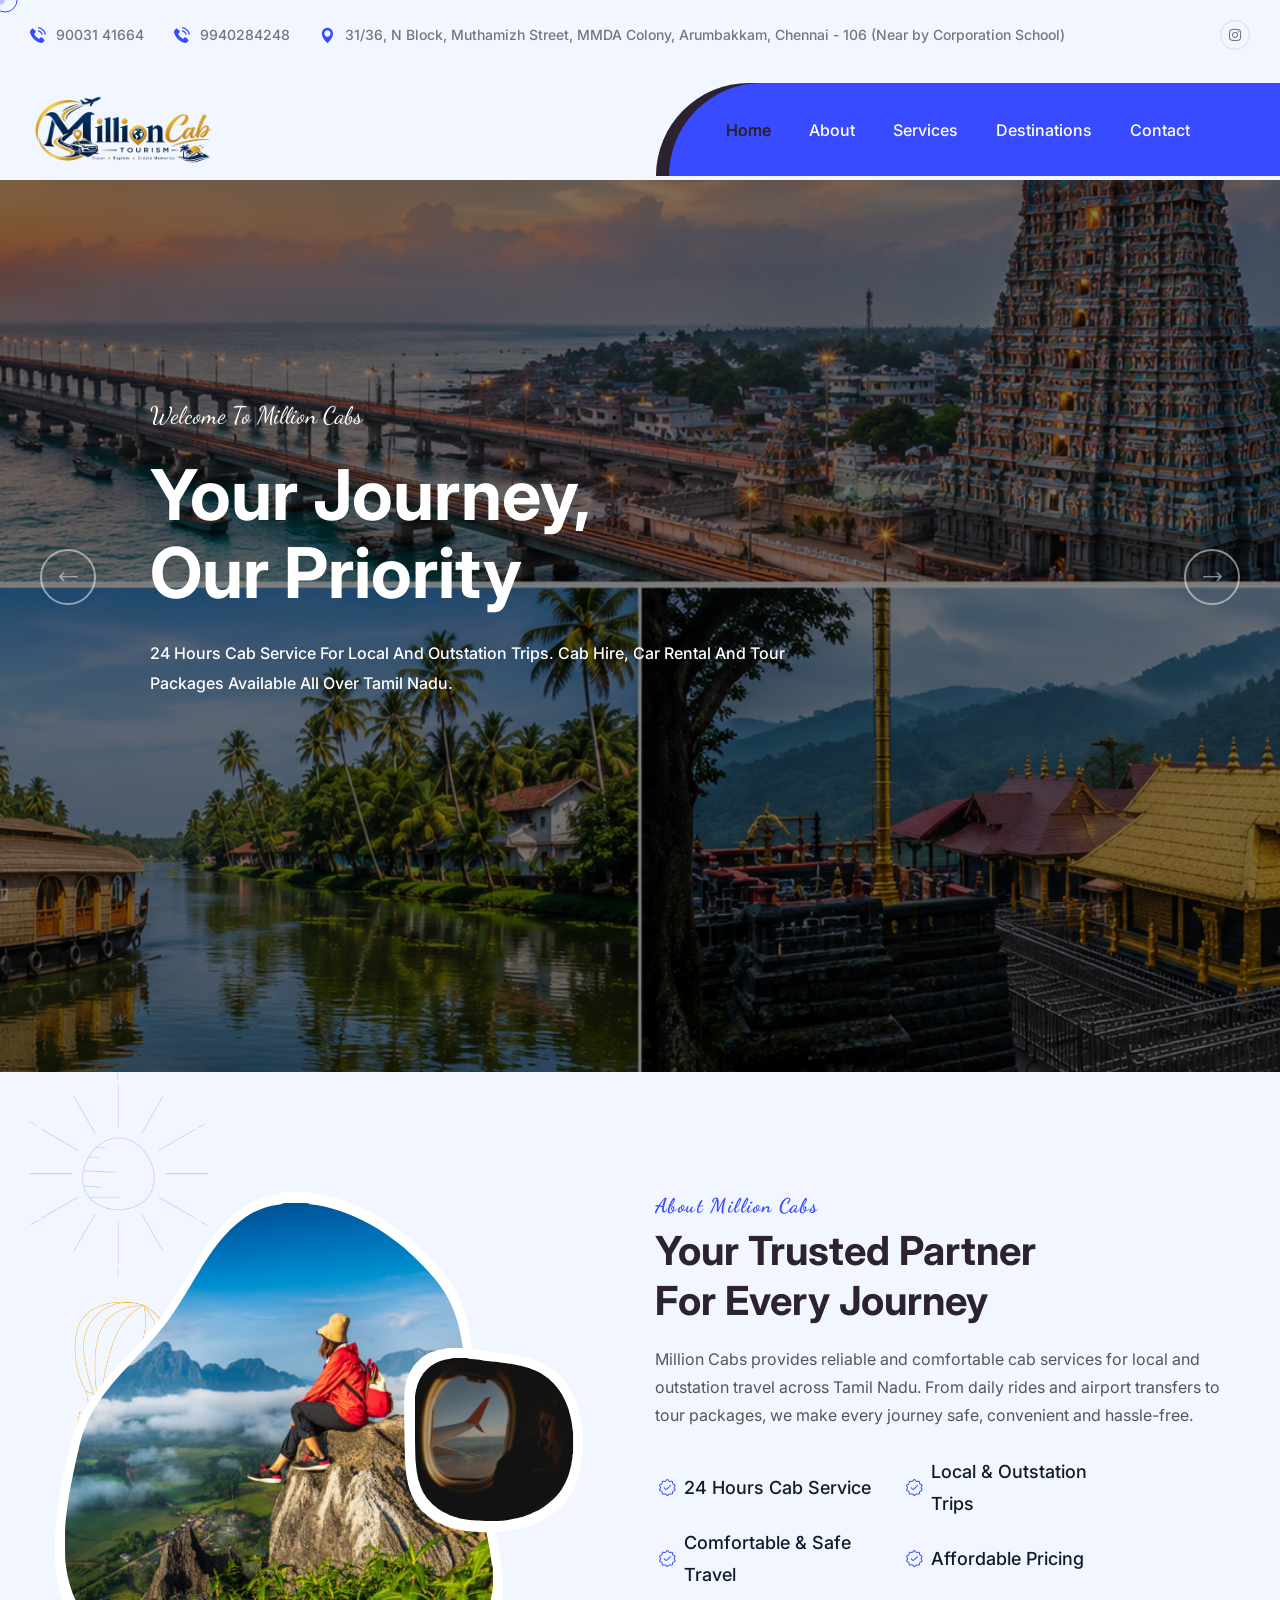
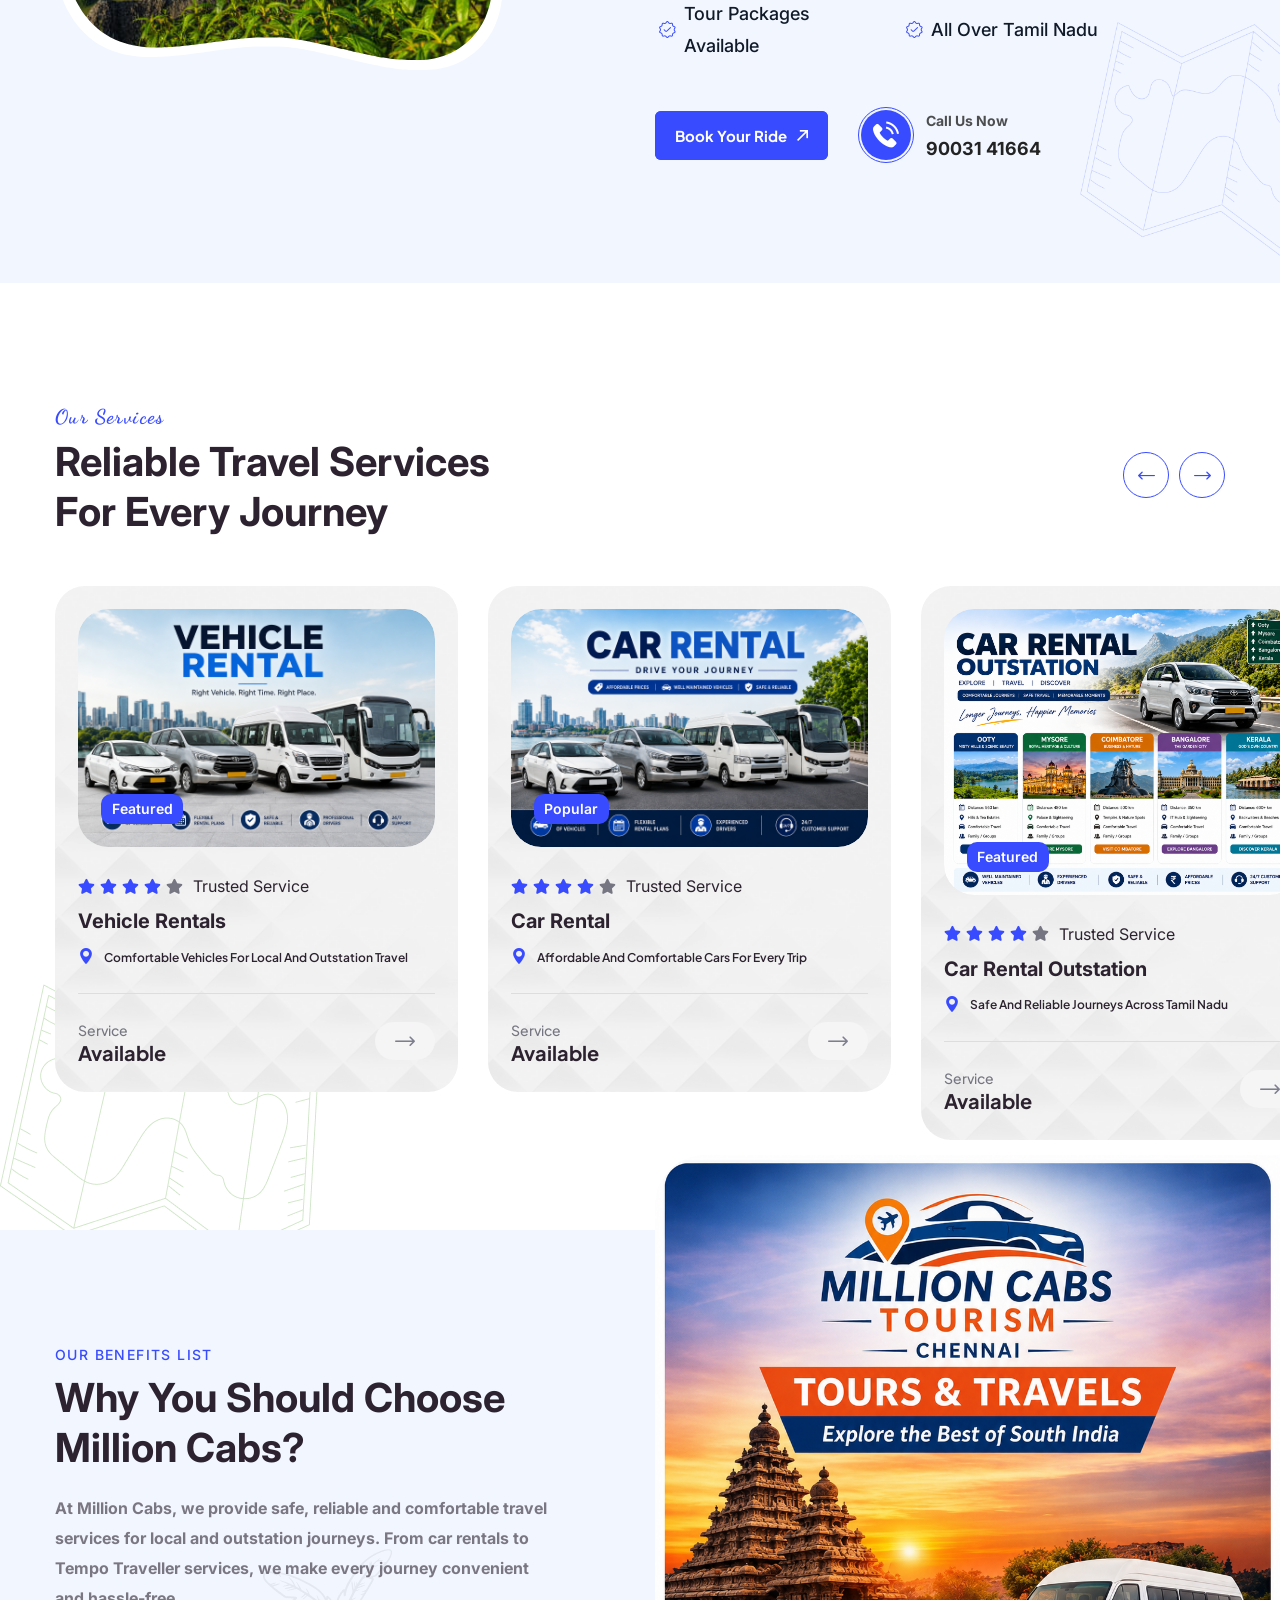
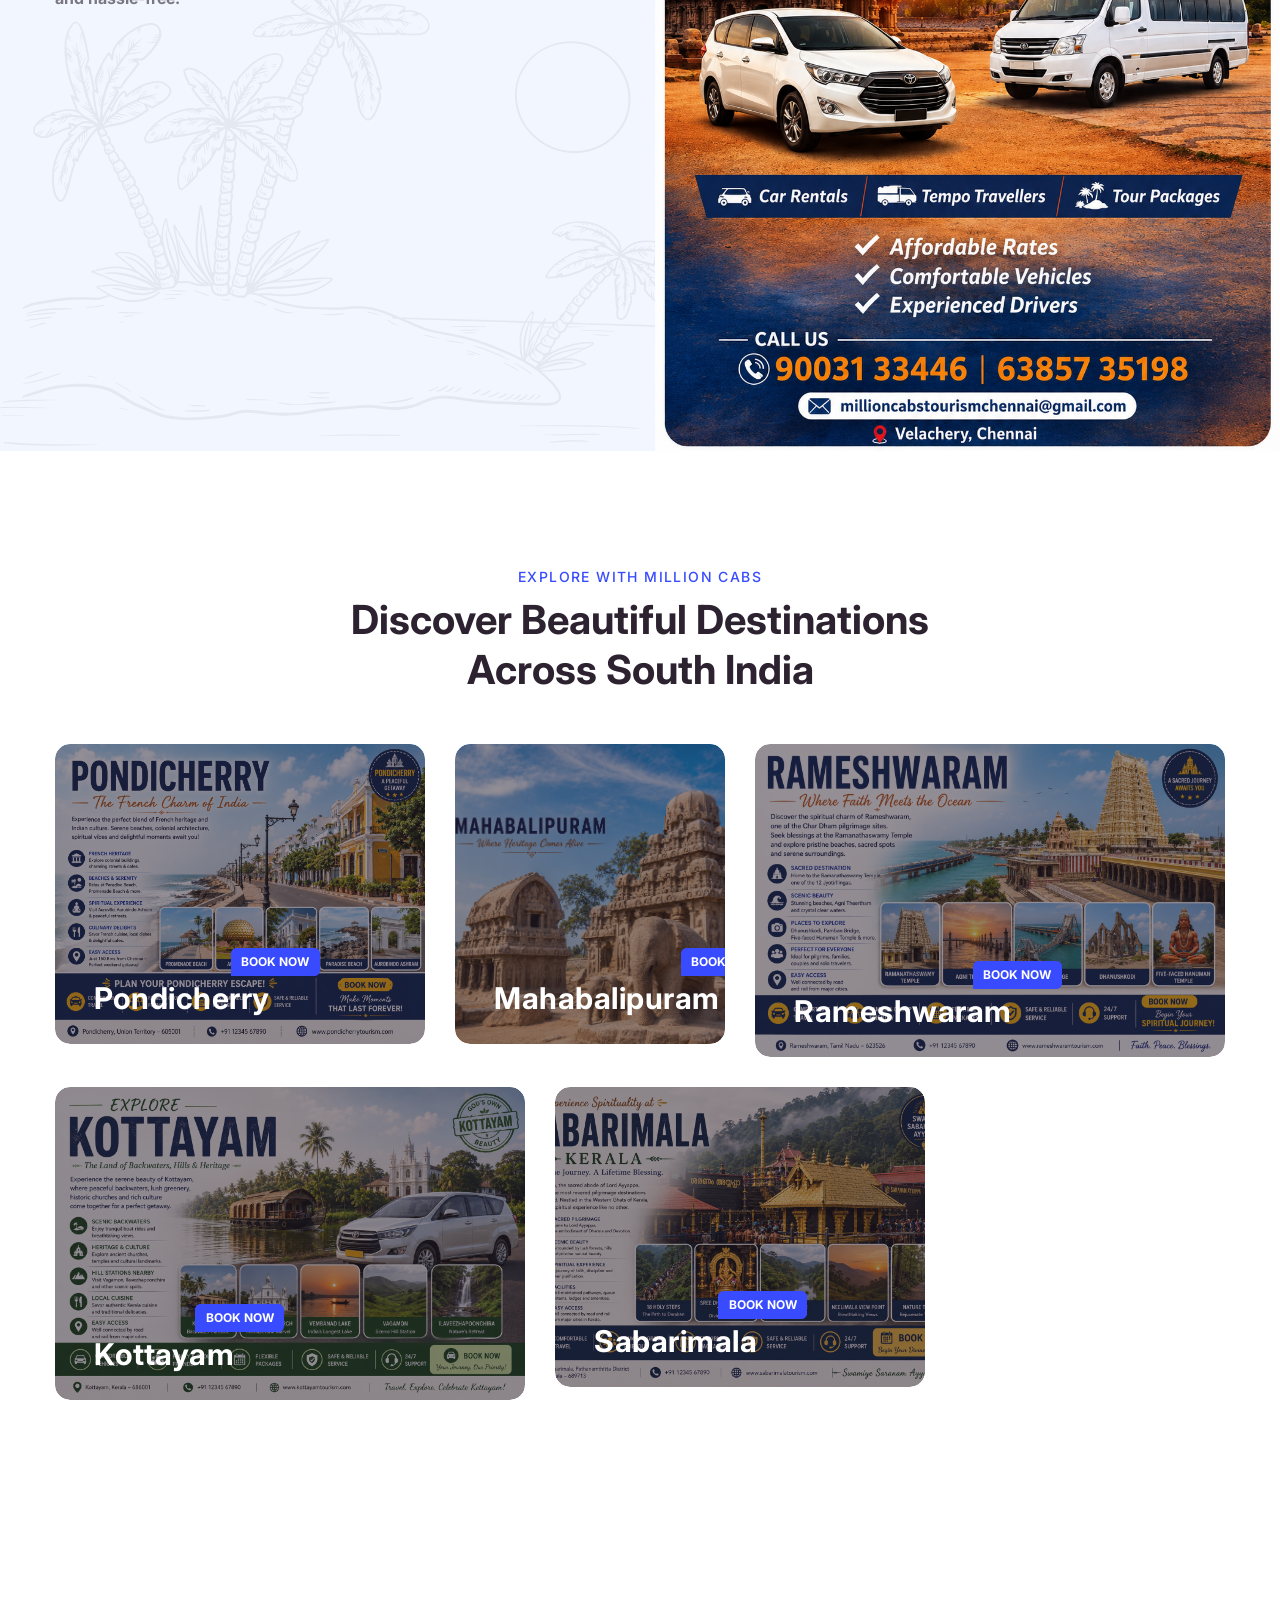
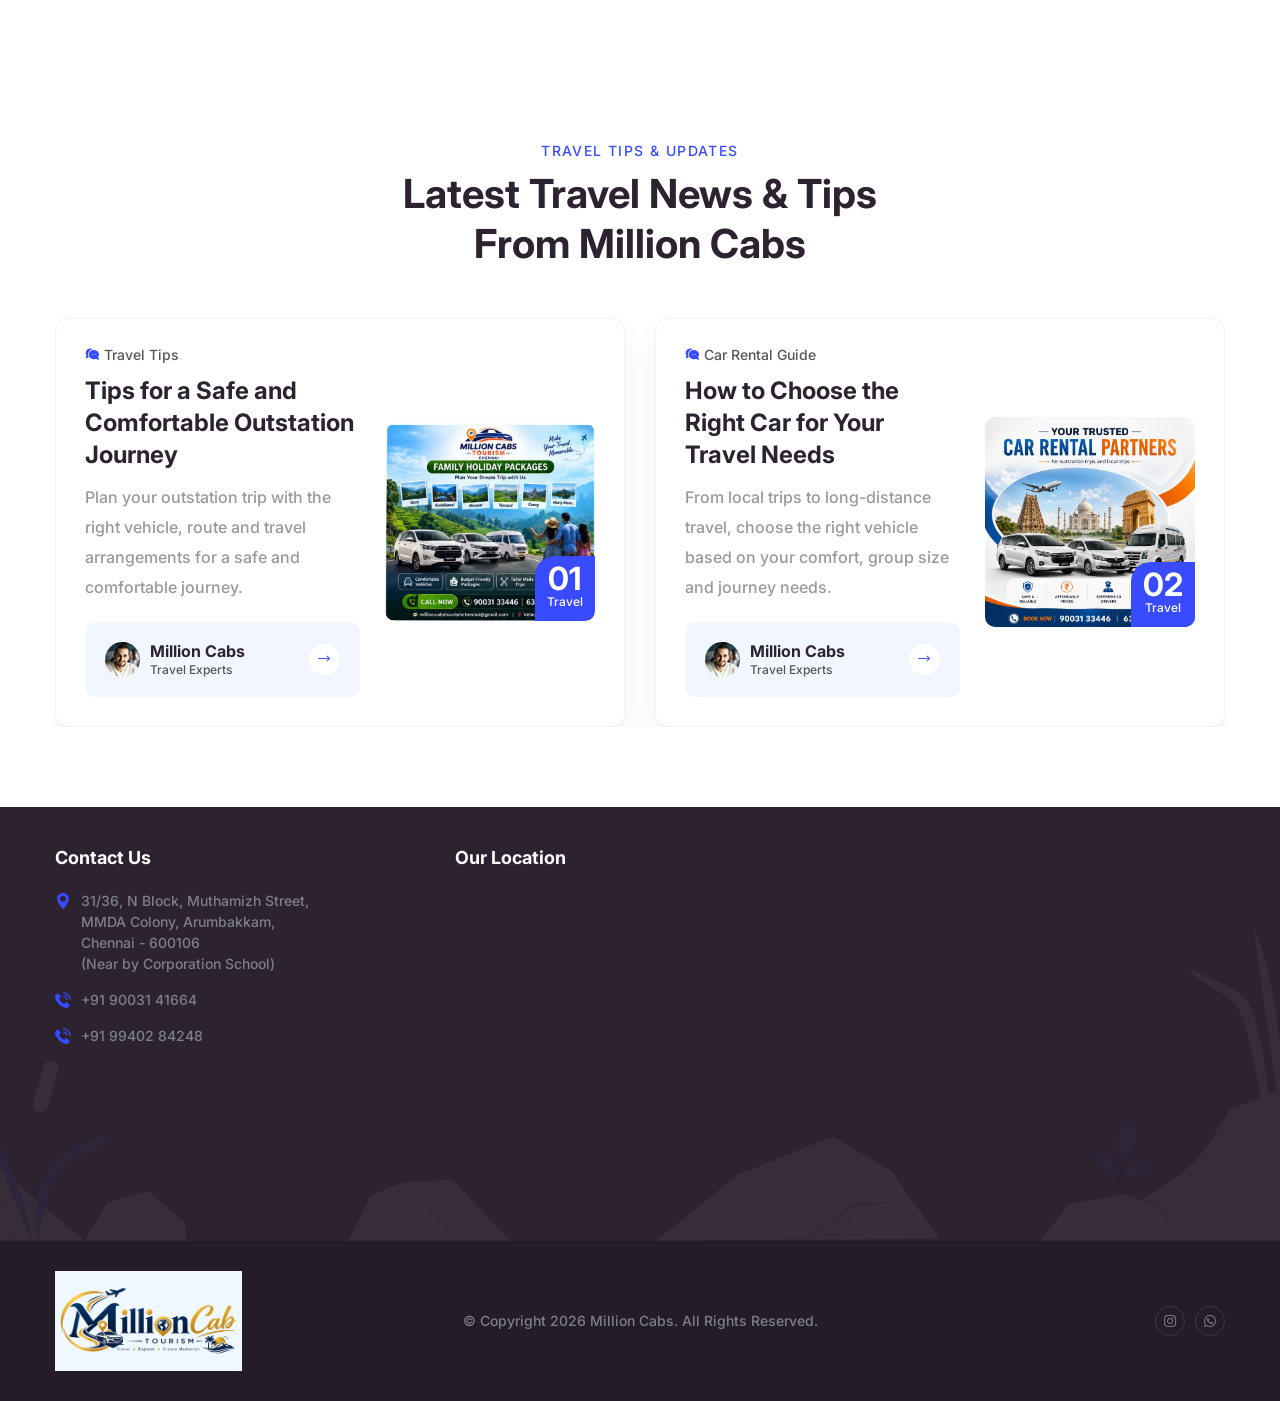
<file: index.html>
<!DOCTYPE html>
<html lang="en">

<head>
    <meta charset="UTF-8" />
    <meta name="viewport" content="width=device-width, initial-scale=1.0" />
    <title>Million cabs Tourism</title>
    <!-- favicons Icons -->
    <link rel="apple-touch-icon" sizes="180x180" href="assets/images/favicons/apple-touch-icon.png" />
    <link rel="icon" type="image/png" sizes="32x32" href="assets/images/favicons/favicon-32x32.png" />
    <link rel="icon" type="image/png" sizes="16x16" href="assets/images/favicons/favicon-16x16.png" />
    <link rel="manifest" href="assets/images/favicons/site.webmanifest" />
    <meta name="description" content="Trevlo is a modern HTML Template for Beauty, Spa Centers, Hair, Nail, Spa Salons & Cosmetic shops. The template perfectly fits Beauty Spa, Salon, and Wellness Treatments websites and businesses." />

    <!-- fonts -->
    <link rel="preconnect" href="https://fonts.googleapis.com">
    <link rel="preconnect" href="https://fonts.gstatic.com" crossorigin>
    <link rel="preconnect" href="https://fonts.googleapis.com">
    <link href="https://fonts.googleapis.com/css2?family=Inter:wght@100..900&display=swap" rel="stylesheet">
    <link href="https://fonts.googleapis.com/css2?family=Dancing+Script:wght@400..700&display=swap" rel="stylesheet">
    <link href="https://fonts.googleapis.com/css2?family=Plus+Jakarta+Sans:ital,wght@0,200..800;1,200..800&display=swap" rel="stylesheet">

    <link rel="stylesheet" href="assets/vendors/bootstrap/css/bootstrap.min.css" />
    <link rel="stylesheet" href="assets/vendors/bootstrap-select/bootstrap-select.min.css" />
    <link rel="stylesheet" href="assets/vendors/animate/animate.min.css" />
    <link rel="stylesheet" href="assets/vendors/fontawesome/css/all.min.css" />
    <link rel="stylesheet" href="assets/vendors/jquery-ui/jquery-ui.css" />
    <link rel="stylesheet" href="assets/vendors/jarallax/jarallax.css" />
    <link rel="stylesheet" href="assets/vendors/jquery-magnific-popup/jquery.magnific-popup.css" />
    <link rel="stylesheet" href="assets/vendors/nouislider/nouislider.min.css" />
    <link rel="stylesheet" href="assets/vendors/nouislider/nouislider.pips.css" />
    <link rel="stylesheet" href="assets/vendors/tiny-slider/tiny-slider.css" />
    <link rel="stylesheet" href="assets/vendors/trevlo-icons/style.css" />
    <link rel="stylesheet" href="assets/vendors/trevlo-one-icons/style.css" />
    <link rel="stylesheet" href="assets/vendors/daterangepicker-master/daterangepicker.css" />
    <link rel="stylesheet" href="assets/vendors/owl-carousel/css/owl.carousel.min.css" />
    <link rel="stylesheet" href="assets/vendors/owl-carousel/css/owl.theme.default.min.css" />

    <!-- template styles -->
    <link rel="stylesheet" href="assets/css/trevlo.css" />
    <link rel="stylesheet" href="assets/css/color-1.css" />
    <style>
  /* Destination Cards - Full Image & Same Alignment */
.destination-three .destination-one__card {
    width: 100%;
    overflow: hidden;
    border-radius: 15px;
}
.destination-one__card-img {
    width: 100%;
    height: auto;
    object-fit: contain;
}
.destination-three .destination-one__card-img-box {
    width: 100%;
    height: 100%;
    overflow: hidden;
    border-radius: 15px;
}

/* Show complete image */
.destination-three .destination-one__card-img {
    width: 100% !important;
    height: auto !important;
    min-height: 0 !important;
    object-fit: contain !important;
    object-position: center !important;
    display: block;
}

/* Keep overlay inside card */
.destination-three .destination-one__card-overlay {
    overflow: hidden;
    border-radius: 15px;
}

/* Prevent destination title from getting cut */
.destination-three .destination-one__card-title {
    white-space: normal;
    overflow: visible;
    text-overflow: unset;
}

/* Desktop alignment */
@media (min-width: 1200px) {
    .destination-three .destination-one__card-img-box {
        min-height: 300px;
    }

    .destination-three .destination-one__card-img {
        min-height: 300px !important;
        object-fit: cover !important;
    }
}

/* Tablet */
@media (min-width: 768px) and (max-width: 1199px) {
    .destination-three .destination-one__card-img-box {
        min-height: 280px;
    }

    .destination-three .destination-one__card-img {
        min-height: 280px !important;
        object-fit: cover !important;
    }
}

/* Mobile */
@media (max-width: 767px) {
    .destination-three .destination-one__card-img-box {
        min-height: auto;
    }

    .destination-three .destination-one__card-img {
        width: 100% !important;
        height: auto !important;
        object-fit: contain !important;
    }
}.footer-map {
    width: 100%;
    overflow: hidden;
    border-radius: 10px;
}

.footer-map iframe {
    width: 100%;
    height: 300px;
    display: block;
    border: 0;
}

@media (max-width: 767px) {
    .footer-map iframe {
        height: 250px;
    }
}
    </style>
</head>

<body class="custom-cursor">

    <div class="custom-cursor__cursor"></div>
    <div class="custom-cursor__cursor-two"></div>

    <div class="preloader">
        <div class="preloader__image" style="background-image: url(assets/images/loader-2.png);"></div>
    </div>
    <!-- /.preloader -->
    <div class="page-wrapper">
        <header class="main-header main-header--four sticky-header sticky-header--normal sticky-header--four">
            <div class="topbar-two">
                <div class="container">
                    <div class="topbar-two__inner">
                        <div class="topbar-two__left">
                            <ul class="topbar-two__info list-unstyled">
                                <li class="topbar-two__info-item">
                                    <span class="topbar-two__info-icon trevlo-one-icon-telephone"></span>
                                    <a href="tel:+919003141664" class="topbar-two__info-text">90031 41664</a>
                                </li>
                                 <li class="topbar-two__info-item">
                                    <span class="topbar-two__info-icon trevlo-one-icon-telephone"></span>
                                    <a href="tel:+919940284248" class="topbar-two__info-text">9940284248</a>
                                </li>
                                <li class="topbar-two__info-item">
                                    <span class="topbar-two__info-icon icon-location-1"></span>
                                    <span class="topbar-two__info-text">31/36, N Block, Muthamizh Street, MMDA Colony, Arumbakkam, Chennai - 106
(Near by Corporation School)</span>
                                </li>
                            </ul><!-- /.topbar-two__info -->
                        </div><!-- /.topbar-two__left -->
                        <div class="topbar-two__right">
                            <div class="social-links">
                                
                                <a href="https://www.instagram.com/millioncabtourism?igsi=Z2k2enQ5MW50eTd2">
                                    <i class="fab fa-instagram" aria-hidden="true"></i>
                                    <span class="sr-only">Instagram</span>
                                </a>
                                

                            </div><!-- /.social-links -->
                        </div><!-- /.topbar-two__right -->
                    </div><!-- /.topbar-two__inner -->
                </div><!-- /.container -->
            </div><!-- /.topbar-two -->
            <div class="container">
                <div class="main-header__inner">
                    <div class="main-header__logo">
                        <a href="#">
                            <img src="assets/images/logo-dark-2.png" alt="Trevlo HTML" width="187">
                        </a>
                    </div><!-- /.main-header__logo -->
                    <div class="main-header__right">
                        <nav class="main-header__nav main-menu">
                            <ul class="main-menu__list">


                                <li class="megamenu megamenu-clickable megamenu-clickable--toggler">
                                    <a href="index.html">Home</a>
                                    
                                </li>

                                <li>
                                    <a href="about.html">About</a>
                                </li>
                                <li >
                                    <a href="services.html">Services</a>
                                   
                                </li>
                                <li >
                                    <a href="tours.html">Destinations</a>
                                   
                                </li>
                               
                                
                                <li>
                                    <a href="contact.html">Contact</a>
                                </li>
                            </ul>
                        </nav><!-- /.main-header__nav -->
                        <div class="mobile-nav__btn mobile-nav__toggler">
                            <span></span>
                            <span></span>
                            <span></span>
                        </div><!-- /.mobile-nav__toggler -->
                        
                        <div class="main-header__phone">
                            <div class="main-header__phone-icon">
                                <span class="trevlo-one-icon-telephone"></span>
                            </div>
                            <div class="main-header__phone-text">
                                <p class="main-header__phone-title">Call Anytime</p>
                                <h4 class="main-header__phone-number"><a href="tel:+88012365499">+88 0123 654 99</a></h4>
                            </div>
                        </div><!-- /.main-header__phone -->
                    </div><!-- /.main-header__right -->
                </div><!-- /.main-header__inner -->
            </div><!-- /.container-fluid -->
            <img src="assets/images/shapes/main-header-shape-4-1.png" alt="shape" class="main-header__shape">
        </header><!-- /.main-header -->

        <!-- main-slider-start -->
        <section class="main-slider-four">
            <div class="main-slider-four__carousel trevlo-owl__carousel owl-carousel owl-theme" data-owl-options='{
		"items": 1,
		"margin": 0,
		"loop": true,
		"smartSpeed": 700,
		"animateOut": "fadeOut",
		"autoplayTimeout": 5000, 
		"nav": true,
		"navText": ["<span class=\"icon-left-arrow\"></span>","<span class=\"icon-right-arrow\"></span>"],
		"dots": false,
		"autoplay": true
		}'>
                <div class="item">
                    <div class="main-slider-four__image" style="background-image: url(assets/images/backgrounds/slider-4-1.jpg);"></div>
                    <div class="container">
                        <div class="main-slider-four__row row gutter-y-50 align-items-center">
                            <div class="col-xl-9 col-lg-8">
                               <div class="main-slider-four__content">
    <h5 class="main-slider-four__sub-title">Welcome to Million Cabs</h5>

    <h3 class="main-slider-four__title">
        Your Journey,<br> Our Priority
    </h3>

    <p class="main-slider-four__text">
        24 Hours Cab Service for Local and Outstation Trips.
        Cab Hire, Car Rental and Tour Packages Available All Over Tamil Nadu.
    </p>
</div>
                            </div><!-- /.col-xl-9 col-lg-4 -->
                            <div class="col-xl-3 col-lg-4">
                                <div class="main-slider-four__video">
                                    <!-- <a href="https://www.youtube.com/watch?v=h9MbznbxlLc" class="video-btn video-popup">
                                        <i class="fas fa-play"></i>
                                        <span></span>
                                        <span></span>
                                        <span></span>
                                        <span></span>
                                    </a> -->
                                </div><!-- /.main-slider-four__video -->
                            </div><!-- /.col-xl-3 col-lg-4 -->
                        </div><!-- /.row -->
                    </div>
                </div><!-- item -->
                <div class="item">
                    <div class="main-slider-four__image" style="background-image: url(assets/images/backgrounds/slider-4-2.jpg);"></div>
                    <div class="container">
                        <div class="main-slider-four__row row gutter-y-50 align-items-center">
                            <div class="col-xl-9 col-lg-8">
                                <div class="main-slider-four__content">
<h5 class="main-slider-four__sub-title">Welcome to Your Travel Partner</h5>
    <h3 class="main-slider-four__title">
        Ride More,<br> Explore More
    </h3>

    <p class="main-slider-four__text">
        Enjoy hassle-free cab services, comfortable rides and
        exciting tour packages. Travel across Tamil Nadu with
        Million Cabs – your trusted travel partner.
    </p>
</div>
                            </div><!-- /.col-xl-9 col-lg-4 -->
                            <div class="col-xl-3 col-lg-4">
                                <div class="main-slider-four__video">
                                    <!-- <a href="https://www.youtube.com/watch?v=h9MbznbxlLc" class="video-btn video-popup">
                                        <i class="fas fa-play"></i>
                                        <span></span>
                                        <span></span>
                                        <span></span>
                                        <span></span>
                                    </a> -->
                                </div><!-- /.main-slider-four__video -->
                            </div><!-- /.col-xl-3 col-lg-4 -->
                        </div><!-- /.row -->
                    </div>
                </div><!-- item -->
                <div class="item">
                    <div class="main-slider-four__image" style="background-image: url(assets/images/backgrounds/slider-4-3.jpg);"></div>
                    <div class="container">
                        <div class="main-slider-four__row row gutter-y-50 align-items-center">
                            <div class="col-xl-9 col-lg-8">
                                <div class="main-slider-four__content">
    <h5 class="main-slider-four__sub-title">Explore Tamil Nadu With Us</h5>

    <h3 class="main-slider-four__title">
        Discover Your <br> Favourite Destinations
    </h3>

    <p class="main-slider-four__text">
        Explore beautiful destinations across Tamil Nadu with
        comfortable rides, reliable cab services and customized
        tour packages from Million Cabs.
    </p>
</div>
                            </div><!-- /.col-xl-9 col-lg-4 -->
                            <div class="col-xl-3 col-lg-4">
                                <div class="main-slider-four__video">
                                    <!-- <a href="https://www.youtube.com/watch?v=h9MbznbxlLc" class="video-btn video-popup">
                                        <i class="fas fa-play"></i>
                                        <span></span>
                                        <span></span>
                                        <span></span>
                                        <span></span>
                                    </a> -->
                                </div><!-- /.main-slider-four__video -->
                            </div><!-- /.col-xl-3 col-lg-4 -->
                        </div><!-- /.row -->
                    </div>
                </div><!-- item -->
            </div><!-- banner-slider -->
            
            <!-- banner-form -->
        </section>
        <!-- main-slider-end -->

 

       <section class="about-five section-space">
    <div class="container">
        <div class="row gutter-y-50">

            <div class="col-lg-6 wow fadeInLeft" data-wow-duration="1500ms">
                <div class="about-five__image">
                    <div class="about-five__image__one">
                        <div class="about-five__image__one__inner">
                            <img src="assets/images/about/about-5-1.jpg" alt="Million Cabs">
                        </div>
                    </div>

                    <div class="about-five__image__two">
                        <div class="about-five__image__two__inner">
                            <img src="assets/images/about/about-5-2.jpg" alt="Cab Tourism">
                        </div>
                    </div>
                </div>
            </div>

            <div class="col-lg-6 wow fadeInRight" data-wow-duration="1500ms">
                <div class="about-five__content">

                    <div class="sec-title sec-title--two text-left">
                        <p class="sec-title__tagline">About Million Cabs</p>

                        <h2 class="sec-title__title">
                            Your Trusted Partner <br>
                            For Every Journey
                        </h2>
                    </div>

                    <p class="about-five__text">
                        Million Cabs provides reliable and comfortable cab
                        services for local and outstation travel across Tamil Nadu.
                        From daily rides and airport transfers to tour packages,
                        we make every journey safe, convenient and hassle-free.
                    </p>

                    <ul class="about-five__list">
                        <li>
                            <i class="trevlo-one-icon-check-2"></i>
                            24 Hours Cab Service
                        </li>
                        <li>
                            <i class="trevlo-one-icon-check-2"></i>
                            Local & Outstation Trips
                        </li>
                        <li>
                            <i class="trevlo-one-icon-check-2"></i>
                            Comfortable & Safe Travel
                        </li>
                        <li>
                            <i class="trevlo-one-icon-check-2"></i>
                            Affordable Pricing
                        </li>
                        <li>
                            <i class="trevlo-one-icon-check-2"></i>
                            Tour Packages Available
                        </li>
                        <li>
                            <i class="trevlo-one-icon-check-2"></i>
                            All Over Tamil Nadu
                        </li>
                    </ul>

                    <div class="about-five__bottom">
                        <a href="contact.html"
                           class="trevlo-btn trevlo-btn--two trevlo-btn--base">
                            <span>Book Your Ride</span>
                            <i class="trevlo-one-icon-up-right-arrow"></i>
                        </a>

                        <div class="about-five__phone">
                            <div class="about-five__phone__icon">
                                <span class="trevlo-one-icon-telephone"></span>
                            </div>

                            <div class="about-five__phone__text">
                                <p class="about-five__phone__title">Call Us Now</p>
                                <h4 class="about-five__phone__number">
                                    <a href="tel:+919003141664">90031 41664</a>
                                </h4>
                            </div>
                        </div>
                    </div>

                </div>
            </div>

        </div>
    </div>

    <div class="about-five__shape-box">
        <img src="assets/images/shapes/about-sun-5-1.png"
             alt="sun" class="about-five__sun">

        <img src="assets/images/shapes/about-parashoot-5-1.png"
             alt="parashoot" class="about-five__parashoot">

        <img src="assets/images/shapes/about-shape-5-1.png"
             alt="lamp" class="about-five__shape">
    </div>
</section>
<!-- ---services -->
<section class="tour-listing-five section-space">
    <div class="container">

        <div class="tour-listing-five__top">
            <div class="row gutter-y-40 align-items-center">

                <div class="col-lg-8">
                    <div class="sec-title sec-title--two text-left">

                        <p class="sec-title__tagline">Our Services</p>

                        <h2 class="sec-title__title">
                            Reliable Travel Services <br>
                            For Every Journey
                        </h2>

                    </div>
                </div>

                <div class="col-lg-4">
                    <div class="tour-listing-five__custom-navs"></div>
                </div>

            </div>
        </div>

        <div class="row g-0">
            <div class="col-lg-12">

                <div class="trevlo-stretch-element-inside-column">

                    <div class="tour-listing-five__carousel trevlo-owl__carousel trevlo-owl__carousel--basic-nav trevlo-owl__carousel--with-shadow owl-theme owl-carousel"
                        data-owl-options='{
                            "items": 3,
                            "margin": 30,
                            "smartSpeed": 700,
                            "loop": true,
                            "autoplay": 6000,
                            "nav": true,
                            "dots": false,
                            "navContainer": ".tour-listing-five__custom-navs",
                            "navText": [
                                "<span class=\"icon-left-arrow\"></span>",
                                "<span class=\"icon-right-arrow\"></span>"
                            ],
                            "responsive": {
                                "0": {
                                    "items": 1
                                },
                                "576": {
                                    "items": 1.4
                                },
                                "768": {
                                    "items": 1.9
                                },
                                "992": {
                                    "items": 2.4
                                },
                                "1200": {
                                    "items": 2.9
                                },
                                "1400": {
                                    "items": 3.3
                                },
                                "1600": {
                                    "items": 3.9
                                }
                            }
                        }'>

                        <!-- Service 1 -->
                        <div class="item">
                            <div class="tour-listing-five__card">

                                <div class="tour-listing-five__card__bg"
                                    style="background-image: url(assets/images/shapes/tour-shape-bg-5-1.png);">
                                </div>

                                <div class="tour-listing-five__card__inner">

                                    <a href="#" class="tour-listing-five__card__image">
                                        <img src="assets/images/tours/tour-6-1.jpg"
                                            alt="Vehicle Rentals">

                                        <div class="tour-listing-five__card__featured">
                                            Featured
                                        </div>

                                        <div class="tour-listing-five__card__overlay">
                                            <span class="tour-listing-five__card__plus">
                                                <i class="icon-plus"></i>
                                            </span>
                                        </div>
                                    </a>

                                    <div class="tour-listing-five__card__content">

                                        <div class="tour-listing-five__card__ratings">
                                            <div class="trevlo-ratings">
                                                <i class="fa fa-star"></i>
                                                <i class="fa fa-star"></i>
                                                <i class="fa fa-star"></i>
                                                <i class="fa fa-star"></i>
                                                <i class="fa fa-star"></i>
                                            </div>

                                            <p class="tour-listing-five__card__ratings__text">
                                                Trusted Service
                                            </p>
                                        </div>

                                        <h3 class="tour-listing-five__card__title">
                                            <a href="#">Vehicle Rentals</a>
                                        </h3>

                                        <div class="tour-listing-five__card__location">
                                            <span class="tour-listing-five__card__location__icon">
                                                <i class="trevlo-one-icon-maps-and-flags"></i>
                                            </span>

                                            <p class="tour-listing-five__card__location__text">
                                                Comfortable vehicles for local and outstation travel
                                            </p>
                                        </div>

                                        <div class="tour-listing-five__card__bottom">

                                            <div class="tour-listing-five__card__price-box">
                                                <p class="tour-listing-five__card__price-title">
                                                    Service
                                                </p>

                                                <h4 class="tour-listing-five__card__price">
                                                    Available
                                                </h4>
                                            </div>

                                            <div class="tour-listing-five__card__btn-group">
                                                <a href="contact.html"
                                                    class="tour-listing-five__card__popup-btn">
                                                    <span class="icon-right-arrow"></span>
                                                </a>
                                            </div>

                                        </div>

                                    </div>
                                </div>
                            </div>
                        </div>


                        <!-- Service 2 -->
                        <div class="item">
                            <div class="tour-listing-five__card">

                                <div class="tour-listing-five__card__bg"
                                    style="background-image: url(assets/images/shapes/tour-shape-bg-5-1.png);">
                                </div>

                                <div class="tour-listing-five__card__inner">

                                    <a href="#" class="tour-listing-five__card__image">
                                        <img src="assets/images/tours/tour-7-2.jpg"
                                            alt="Car Rental">

                                        <div class="tour-listing-five__card__featured">
                                            Popular
                                        </div>

                                        <div class="tour-listing-five__card__overlay">
                                            <span class="tour-listing-five__card__plus">
                                                <i class="icon-plus"></i>
                                            </span>
                                        </div>
                                    </a>

                                    <div class="tour-listing-five__card__content">

                                        <div class="tour-listing-five__card__ratings">
                                            <div class="trevlo-ratings">
                                                <i class="fa fa-star"></i>
                                                <i class="fa fa-star"></i>
                                                <i class="fa fa-star"></i>
                                                <i class="fa fa-star"></i>
                                                <i class="fa fa-star"></i>
                                            </div>

                                            <p class="tour-listing-five__card__ratings__text">
                                                Trusted Service
                                            </p>
                                        </div>

                                        <h3 class="tour-listing-five__card__title">
                                            <a href="#">Car Rental</a>
                                        </h3>

                                        <div class="tour-listing-five__card__location">
                                            <span class="tour-listing-five__card__location__icon">
                                                <i class="trevlo-one-icon-maps-and-flags"></i>
                                            </span>

                                            <p class="tour-listing-five__card__location__text">
                                                Affordable and comfortable cars for every trip
                                            </p>
                                        </div>

                                        <div class="tour-listing-five__card__bottom">

                                            <div class="tour-listing-five__card__price-box">
                                                <p class="tour-listing-five__card__price-title">
                                                    Service
                                                </p>

                                                <h4 class="tour-listing-five__card__price">
                                                    Available
                                                </h4>
                                            </div>

                                            <div class="tour-listing-five__card__btn-group">
                                                <a href="contact.html"
                                                    class="tour-listing-five__card__popup-btn">
                                                    <span class="icon-right-arrow"></span>
                                                </a>
                                            </div>

                                        </div>

                                    </div>
                                </div>
                            </div>
                        </div>


                        <!-- Service 3 -->
                        <div class="item">
                            <div class="tour-listing-five__card">

                                <div class="tour-listing-five__card__bg"
                                    style="background-image: url(assets/images/shapes/tour-shape-bg-5-1.png);">
                                </div>

                                <div class="tour-listing-five__card__inner">

                                    <a href="#" class="tour-listing-five__card__image">
                                        <img src="assets/images/tours/tour-6-3.jpg"
                                            alt="Outstation Cab Service">

                                        <div class="tour-listing-five__card__featured">
                                            Featured
                                        </div>

                                        <div class="tour-listing-five__card__overlay">
                                            <span class="tour-listing-five__card__plus">
                                                <i class="icon-plus"></i>
                                            </span>
                                        </div>
                                    </a>

                                    <div class="tour-listing-five__card__content">

                                        <div class="tour-listing-five__card__ratings">
                                            <div class="trevlo-ratings">
                                                <i class="fa fa-star"></i>
                                                <i class="fa fa-star"></i>
                                                <i class="fa fa-star"></i>
                                                <i class="fa fa-star"></i>
                                                <i class="fa fa-star"></i>
                                            </div>

                                            <p class="tour-listing-five__card__ratings__text">
                                                Trusted Service
                                            </p>
                                        </div>

                                        <h3 class="tour-listing-five__card__title">
                                            <a href="#">Car Rental Outstation</a>
                                        </h3>

                                        <div class="tour-listing-five__card__location">
                                            <span class="tour-listing-five__card__location__icon">
                                                <i class="trevlo-one-icon-maps-and-flags"></i>
                                            </span>

                                            <p class="tour-listing-five__card__location__text">
                                                Safe and reliable journeys across Tamil Nadu
                                            </p>
                                        </div>

                                        <div class="tour-listing-five__card__bottom">

                                            <div class="tour-listing-five__card__price-box">
                                                <p class="tour-listing-five__card__price-title">
                                                    Service
                                                </p>

                                                <h4 class="tour-listing-five__card__price">
                                                    Available
                                                </h4>
                                            </div>

                                            <div class="tour-listing-five__card__btn-group">
                                                <a href="contact.html"
                                                    class="tour-listing-five__card__popup-btn">
                                                    <span class="icon-right-arrow"></span>
                                                </a>
                                            </div>

                                        </div>

                                    </div>
                                </div>
                            </div>
                        </div>


                        <!-- Service 4 -->
                        <div class="item">
                            <div class="tour-listing-five__card">

                                <div class="tour-listing-five__card__bg"
                                    style="background-image: url(assets/images/shapes/tour-shape-bg-5-1.png);">
                                </div>

                                <div class="tour-listing-five__card__inner">

                                    <a href="#" class="tour-listing-five__card__image">
                                        <img src="assets/images/tours/tour-7-4.jpg"
                                            alt="Tempo Traveller Rental">

                                        <div class="tour-listing-five__card__featured">
                                            Popular
                                        </div>

                                        <div class="tour-listing-five__card__overlay">
                                            <span class="tour-listing-five__card__plus">
                                                <i class="icon-plus"></i>
                                            </span>
                                        </div>
                                    </a>

                                    <div class="tour-listing-five__card__content">

                                        <div class="tour-listing-five__card__ratings">
                                            <div class="trevlo-ratings">
                                                <i class="fa fa-star"></i>
                                                <i class="fa fa-star"></i>
                                                <i class="fa fa-star"></i>
                                                <i class="fa fa-star"></i>
                                                <i class="fa fa-star"></i>
                                            </div>

                                            <p class="tour-listing-five__card__ratings__text">
                                                Trusted Service
                                            </p>
                                        </div>

                                        <h3 class="tour-listing-five__card__title">
                                            <a href="#">Tempo Traveller Rental</a>
                                        </h3>

                                        <div class="tour-listing-five__card__location">
                                            <span class="tour-listing-five__card__location__icon">
                                                <i class="trevlo-one-icon-maps-and-flags"></i>
                                            </span>

                                            <p class="tour-listing-five__card__location__text">
                                                Spacious vehicles for family and group trips
                                            </p>
                                        </div>

                                        <div class="tour-listing-five__card__bottom">

                                            <div class="tour-listing-five__card__price-box">
                                                <p class="tour-listing-five__card__price-title">
                                                    Service
                                                </p>

                                                <h4 class="tour-listing-five__card__price">
                                                    Available
                                                </h4>
                                            </div>

                                            <div class="tour-listing-five__card__btn-group">
                                                <a href="contact.html"
                                                    class="tour-listing-five__card__popup-btn">
                                                    <span class="icon-right-arrow"></span>
                                                </a>
                                            </div>

                                        </div>

                                    </div>
                                </div>
                            </div>
                        </div>


                        <!-- Service 5 -->
                        <div class="item">
    <div class="tour-listing-five__card">

        <div class="tour-listing-five__card__bg"
            style="background-image: url(assets/images/shapes/tour-shape-bg-5-1.png);">
        </div>

        <div class="tour-listing-five__card__inner">

            <a href="contact.html" class="tour-listing-five__card__image">
                <img src="assets/images/tours/tour-7-3.jpg"
                    alt="Tempo Traveller Outstation">

                <div class="tour-listing-five__card__featured">
                    Available
                </div>

                <div class="tour-listing-five__card__overlay">
                    <span class="tour-listing-five__card__plus">
                        <i class="icon-plus"></i>
                    </span>
                </div>
            </a>

            <div class="tour-listing-five__card__content">

                <div class="tour-listing-five__card__ratings">
                    <div class="trevlo-ratings">
                        <i class="fa fa-star"></i>
                        <i class="fa fa-star"></i>
                        <i class="fa fa-star"></i>
                        <i class="fa fa-star"></i>
                        <i class="fa fa-star"></i>
                    </div>

                    <p class="tour-listing-five__card__ratings__text">
                        Trusted Service
                    </p>
                </div>

                <h3 class="tour-listing-five__card__title">
                    <a href="contact.html">
                        Tempo Traveller Outstation
                    </a>
                </h3>

                <div class="tour-listing-five__card__location">
                    <span class="tour-listing-five__card__location__icon">
                        <i class="trevlo-one-icon-maps-and-flags"></i>
                    </span>

                    <p class="tour-listing-five__card__location__text">
                        Comfortable outstation travel for families,
                        groups and long-distance trips
                    </p>
                </div>

                <div class="tour-listing-five__card__bottom">

                    <div class="tour-listing-five__card__price-box">
                        <p class="tour-listing-five__card__price-title">
                            Service
                        </p>

                        <h4 class="tour-listing-five__card__price">
                            Available
                        </h4>
                    </div>

                    <div class="tour-listing-five__card__btn-group">
                        <a href="contact.html"
                            class="tour-listing-five__card__popup-btn">
                            <span class="icon-right-arrow"></span>
                        </a>
                    </div>

                </div>

            </div>
        </div>
    </div>
</div>

                       
<!-- ----services7 -->
 <div class="item">
    <div class="tour-listing-five__card">

        <div class="tour-listing-five__card__bg"
            style="background-image: url(assets/images/shapes/tour-shape-bg-5-1.png);">
        </div>

        <div class="tour-listing-five__card__inner">

            <a href="contact.html" class="tour-listing-five__card__image">
                <img src="assets/images/tours/tour-5.jpg"
                    alt="25 Seater Mini Bus Rental">

                <div class="tour-listing-five__card__featured">
                    Available
                </div>

                <div class="tour-listing-five__card__overlay">
                    <span class="tour-listing-five__card__plus">
                        <i class="icon-plus"></i>
                    </span>
                </div>
            </a>

            <div class="tour-listing-five__card__content">

                <div class="tour-listing-five__card__ratings">
                    <div class="trevlo-ratings">
                        <i class="fa fa-star"></i>
                        <i class="fa fa-star"></i>
                        <i class="fa fa-star"></i>
                        <i class="fa fa-star"></i>
                        <i class="fa fa-star"></i>
                    </div>

                    <p class="tour-listing-five__card__ratings__text">
                        Trusted Service
                    </p>
                </div>

                <h3 class="tour-listing-five__card__title">
                    <a href="contact.html">
                        25 Seater Mini Bus Rental
                    </a>
                </h3>

                <div class="tour-listing-five__card__location">
                    <span class="tour-listing-five__card__location__icon">
                        <i class="trevlo-one-icon-maps-and-flags"></i>
                    </span>

                    <p class="tour-listing-five__card__location__text">
                        Spacious and comfortable mini bus for group
                        trips, tours, events and outstation travel
                    </p>
                </div>

                <div class="tour-listing-five__card__bottom">

                    <div class="tour-listing-five__card__price-box">
                        <p class="tour-listing-five__card__price-title">
                            Service
                        </p>

                        <h4 class="tour-listing-five__card__price">
                            Available
                        </h4>
                    </div>

                    <div class="tour-listing-five__card__btn-group">
                        <a href="contact.html"
                            class="tour-listing-five__card__popup-btn">
                            <span class="icon-right-arrow"></span>
                        </a>
                    </div>

                </div>

            </div>
        </div>
    </div>
</div>
<div class="item">
    <div class="tour-listing-five__card">

        <div class="tour-listing-five__card__bg"
            style="background-image: url(assets/images/shapes/tour-shape-bg-5-1.png);">
        </div>

        <div class="tour-listing-five__card__inner">

            <a href="contact.html" class="tour-listing-five__card__image">
                <img src="assets/images/tours/tour-6-2.jpg"
                    alt="30 Seater Bus Rental">

                <div class="tour-listing-five__card__featured">
                    Available
                </div>

                <div class="tour-listing-five__card__overlay">
                    <span class="tour-listing-five__card__plus">
                        <i class="icon-plus"></i>
                    </span>
                </div>
            </a>

            <div class="tour-listing-five__card__content">

                <div class="tour-listing-five__card__ratings">
                    <div class="trevlo-ratings">
                        <i class="fa fa-star"></i>
                        <i class="fa fa-star"></i>
                        <i class="fa fa-star"></i>
                        <i class="fa fa-star"></i>
                        <i class="fa fa-star"></i>
                    </div>

                    <p class="tour-listing-five__card__ratings__text">
                        Trusted Service
                    </p>
                </div>

                <h3 class="tour-listing-five__card__title">
                    <a href="contact.html">
                        30 Seater Bus Rental
                    </a>
                </h3>

                <div class="tour-listing-five__card__location">
                    <span class="tour-listing-five__card__location__icon">
                        <i class="trevlo-one-icon-maps-and-flags"></i>
                    </span>

                    <p class="tour-listing-five__card__location__text">
                        Comfortable and reliable 30 seater bus
                        for group tours, events, family trips and
                        outstation travel
                    </p>
                </div>

                <div class="tour-listing-five__card__bottom">

                    <div class="tour-listing-five__card__price-box">
                        <p class="tour-listing-five__card__price-title">
                            Service
                        </p>

                        <h4 class="tour-listing-five__card__price">
                            Available
                        </h4>
                    </div>

                    <div class="tour-listing-five__card__btn-group">
                        <a href="contact.html"
                            class="tour-listing-five__card__popup-btn">
                            <span class="icon-right-arrow"></span>
                        </a>
                    </div>

                </div>

            </div>
        </div>
    </div>
</div>

<div class="item">
    <div class="tour-listing-five__card">

        <div class="tour-listing-five__card__bg"
            style="background-image: url(assets/images/shapes/tour-shape-bg-5-1.png);">
        </div>

        <div class="tour-listing-five__card__inner">

            <a href="contact.html" class="tour-listing-five__card__image">
                <img src="assets/images/tours/tour8.jpg"
                    alt="40 Seater Bus Rental">

                <div class="tour-listing-five__card__featured">
                    Available
                </div>

                <div class="tour-listing-five__card__overlay">
                    <span class="tour-listing-five__card__plus">
                        <i class="icon-plus"></i>
                    </span>
                </div>
            </a>

            <div class="tour-listing-five__card__content">

                <div class="tour-listing-five__card__ratings">
                    <div class="trevlo-ratings">
                        <i class="fa fa-star"></i>
                        <i class="fa fa-star"></i>
                        <i class="fa fa-star"></i>
                        <i class="fa fa-star"></i>
                        <i class="fa fa-star"></i>
                    </div>

                    <p class="tour-listing-five__card__ratings__text">
                        Trusted Service
                    </p>
                </div>

                <h3 class="tour-listing-five__card__title">
                    <a href="contact.html">
                        40 Seater Bus Rental
                    </a>
                </h3>

                <div class="tour-listing-five__card__location">
                    <span class="tour-listing-five__card__location__icon">
                        <i class="trevlo-one-icon-maps-and-flags"></i>
                    </span>

                    <p class="tour-listing-five__card__location__text">
                        Spacious and comfortable 40 seater bus
                        for large groups, tours, events, pilgrimages
                        and outstation travel
                    </p>
                </div>

                <div class="tour-listing-five__card__bottom">

                    <div class="tour-listing-five__card__price-box">
                        <p class="tour-listing-five__card__price-title">
                            Service
                        </p>

                        <h4 class="tour-listing-five__card__price">
                            Available
                        </h4>
                    </div>

                    <div class="tour-listing-five__card__btn-group">
                        <a href="contact.html"
                            class="tour-listing-five__card__popup-btn">
                            <span class="icon-right-arrow"></span>
                        </a>
                    </div>

                </div>

            </div>
        </div>
    </div>
</div>

                    </div>
                </div>
            </div>
        </div>
    </div>

    <img src="assets/images/shapes/tour-shape-5-1.png"
        alt="shape"
        class="tour-listing-five__shape">

</section>




        <section class="why-choose-three">
    <div class="why-choose-three__bg"
        style="background-image: url(assets/images/shapes/why-choose-3-bg.png);">
    </div>

    <div class="container">
        <div class="row">

            <div class="col-xl-6">
                <div class="why-choose-three__content">

                    <div class="sec-title text-left">

                        <p class="sec-title__tagline">
                            Our Benefits List
                        </p>

                        <h2 class="sec-title__title">
                            Why You Should Choose<br>
                            Million Cabs?
                        </h2>

                    </div>

                    <p class="why-choose-three__content__text">
                        At Million Cabs, we provide safe, reliable and comfortable
                        travel services for local and outstation journeys. From car
                        rentals to Tempo Traveller services, we make every journey
                        convenient and hassle-free.
                    </p>

                    <div class="why-choose-three__box-wrapper">

                        <!-- Best Price -->
                        <div class="why-choose-three__box wow fadeInUp"
                            data-wow-delay="100ms">

                            <div class="why-choose-three__box__icon">
                                <span class="icon-airplane-1"></span>
                            </div>

                            <h3 class="why-choose-three__box__title">
                                Best Price Guarantee
                            </h3>

                            <p class="why-choose-three__box__text">
                                Get affordable and competitive rental rates
                                without compromising on quality and comfort.
                            </p>

                        </div>


                        <!-- Easy Booking -->
                        <div class="why-choose-three__box wow fadeInUp"
                            data-wow-delay="200ms">

                            <div class="why-choose-three__box__icon">
                                <span class="icon-ticket-1"></span>
                            </div>

                            <h3 class="why-choose-three__box__title">
                                Easy & Quick Booking
                            </h3>

                            <p class="why-choose-three__box__text">
                                Book your car or Tempo Traveller quickly with
                                a simple and convenient booking process.
                            </p>

                        </div>


                        <!-- Reliable Service -->
                        <div class="why-choose-three__box wow fadeInUp"
                            data-wow-delay="300ms">

                            <div class="why-choose-three__box__icon">
                                <span class="icon-tour-guide-2"></span>
                            </div>

                            <h3 class="why-choose-three__box__title">
                                Safe & Reliable Service
                            </h3>

                            <p class="why-choose-three__box__text">
                                Travel with confidence with our dependable
                                vehicles and professional travel services.
                            </p>

                        </div>

                    </div>

                </div>
            </div>


            <div class="col-xl-6 wow slideInRight"
                data-wow-delay="200ms">

                <div class="trevlo-stretch-element-inside-column">

                    <div class="why-choose-three__image">

                        <img src="assets/images/resources/why-choose-3.jpg"
                            alt="Million Cabs">

                    </div>

                </div>

            </div>

        </div>
    </div>
</section>
<!-- Destination Start -->
<section class="destination-three">
    <div class="container">

        <div class="sec-title text-center">

            <p class="sec-title__tagline">Explore With Million Cabs</p>

            <h2 class="sec-title__title">
                Discover Beautiful Destinations <br>
                Across South India
            </h2>

        </div>

        <div class="row">

            <!-- =========================
                 Pondicherry
            ========================== -->
            <div class="col-xl-4 col-md-6 wow fadeInUp" data-wow-delay="100ms">
                <div class="destination-one__card">
                    <div class="destination-one__card-img-box destination-one__card-img-box--round">

                        <img src="assets/images/destination/destination-3-1.jpg"
                            alt="Pondicherry"
                            class="destination-one__card-img destination-one__card-img--round">

                        <div class="destination-one__card-overlay destination-one__card-overlay--round">

                            <div class="destination-one__card-content destination-one__card-content--round">

                                <!-- Book Now -->
                                <a href="https://wa.me/919003141664?text=Hello%20Million%20Cab%20Tourism%2C%20I%20would%20like%20to%20book%20a%20cab%20for%20Pondicherry.%20Please%20share%20the%20package%20and%20fare%20details."
                                    target="_blank"
                                    class="destination-one__card-btn destination-one__card-btn--round trevlo-btn trevlo-btn--base trevlo-btn--base-three">
                                    <span>BOOK NOW</span>
                                </a>

                                <h4 class="destination-one__card-title">
                                    <a href="https://wa.me/919003141664?text=Hello%20Million%20Cab%20Tourism%2C%20I%20would%20like%20to%20book%20a%20cab%20for%20Pondicherry.%20Please%20share%20the%20package%20and%20fare%20details."
                                        target="_blank">
                                        Pondicherry
                                    </a>
                                </h4>

                            </div>
                        </div>
                    </div>
                </div>
            </div>


            <!-- =========================
                 Mahabalipuram
            ========================== -->
            <div class="col-xl-3 col-md-6 wow fadeInUp" data-wow-delay="200ms">
                <div class="destination-one__card">
                    <div class="destination-one__card-img-box destination-one__card-img-box--round">

                        <img src="assets/images/destination/destination-3-2.jpg"
                            alt="Mahabalipuram"
                            class="destination-one__card-img destination-one__card-img--round">

                        <div class="destination-one__card-overlay destination-one__card-overlay--round">

                            <div class="destination-one__card-content destination-one__card-content--round">

                                <!-- Book Now -->
                                <a href="https://wa.me/919003141664?text=Hello%20Million%20Cab%20Tourism%2C%20I%20would%20like%20to%20book%20a%20cab%20for%20Mahabalipuram.%20Please%20share%20the%20package%20and%20fare%20details."
                                    target="_blank"
                                    class="destination-one__card-btn destination-one__card-btn--round trevlo-btn trevlo-btn--base trevlo-btn--base-three">
                                    <span>BOOK NOW</span>
                                </a>

                                <h4 class="destination-one__card-title">
                                    <a href="https://wa.me/919003141664?text=Hello%20Million%20Cab%20Tourism%2C%20I%20would%20like%20to%20book%20a%20cab%20for%20Mahabalipuram.%20Please%20share%20the%20package%20and%20fare%20details."
                                        target="_blank">
                                        Mahabalipuram
                                    </a>
                                </h4>

                            </div>
                        </div>
                    </div>
                </div>
            </div>


            <!-- =========================
                 Rameshwaram
            ========================== -->
            <div class="col-xl-5 col-md-6 wow fadeInUp" data-wow-delay="200ms">
                <div class="destination-one__card">
                    <div class="destination-one__card-img-box destination-one__card-img-box--round">

                        <img src="assets/images/destination/destination-3-3.jpg"
                            alt="Rameshwaram"
                            class="destination-one__card-img destination-one__card-img--round">

                        <div class="destination-one__card-overlay destination-one__card-overlay--round">

                            <div class="destination-one__card-content destination-one__card-content--round">

                                <!-- Book Now -->
                                <a href="https://wa.me/919003141664?text=Hello%20Million%20Cab%20Tourism%2C%20I%20would%20like%20to%20book%20a%20cab%20for%20Rameshwaram.%20Please%20share%20the%20package%20and%20fare%20details."
                                    target="_blank"
                                    class="destination-one__card-btn destination-one__card-btn--round trevlo-btn trevlo-btn--base trevlo-btn--base-three">
                                    <span>BOOK NOW</span>
                                </a>

                                <h4 class="destination-one__card-title">
                                    <a href="https://wa.me/919003141664?text=Hello%20Million%20Cab%20Tourism%2C%20I%20would%20like%20to%20book%20a%20cab%20for%20Rameshwaram.%20Please%20share%20the%20package%20and%20fare%20details."
                                        target="_blank">
                                        Rameshwaram
                                    </a>
                                </h4>

                            </div>
                        </div>
                    </div>
                </div>
            </div>


            <!-- =========================
                 Kottayam
            ========================== -->
            <div class="col-xl-5 col-md-6 wow fadeInUp" data-wow-delay="250ms">
                <div class="destination-one__card">
                    <div class="destination-one__card-img-box destination-one__card-img-box--round">

                        <img src="assets/images/destination/destination-3-4.jpg"
                            alt="Kottayam"
                            class="destination-one__card-img destination-one__card-img--round">

                        <div class="destination-one__card-overlay destination-one__card-overlay--round">

                            <div class="destination-one__card-content destination-one__card-content--round">

                                <!-- Book Now -->
                                <a href="https://wa.me/919003141664?text=Hello%20Million%20Cab%20Tourism%2C%20I%20would%20like%20to%20book%20a%20cab%20for%20Kottayam.%20Please%20share%20the%20package%20and%20fare%20details."
                                    target="_blank"
                                    class="destination-one__card-btn destination-one__card-btn--round trevlo-btn trevlo-btn--base trevlo-btn--base-three">
                                    <span>BOOK NOW</span>
                                </a>

                                <h4 class="destination-one__card-title">
                                    <a href="https://wa.me/919003141664?text=Hello%20Million%20Cab%20Tourism%2C%20I%20would%20like%20to%20book%20a%20cab%20for%20Kottayam.%20Please%20share%20the%20package%20and%20fare%20details."
                                        target="_blank">
                                        Kottayam
                                    </a>
                                </h4>

                            </div>
                        </div>
                    </div>
                </div>
            </div>


            <!-- =========================
                 Sabarimala
            ========================== -->
            <div class="col-xl-4 col-md-6 wow fadeInUp" data-wow-delay="300ms">
                <div class="destination-one__card">
                    <div class="destination-one__card-img-box destination-one__card-img-box--round">

                        <img src="assets/images/destination/destination-3-5.jpg"
                            alt="Sabarimala"
                            class="destination-one__card-img destination-one__card-img--round">

                        <div class="destination-one__card-overlay destination-one__card-overlay--round">

                            <div class="destination-one__card-content destination-one__card-content--round">

                                <!-- Book Now -->
                                <a href="https://wa.me/919003141664?text=Hello%20Million%20Cab%20Tourism%2C%20I%20would%20like%20to%20book%20a%20cab%20for%20Sabarimala.%20Please%20share%20the%20package%20and%20fare%20details."
                                    target="_blank"
                                    class="destination-one__card-btn destination-one__card-btn--round trevlo-btn trevlo-btn--base trevlo-btn--base-three">
                                    <span>BOOK NOW</span>
                                </a>

                                <h4 class="destination-one__card-title">
                                    <a href="https://wa.me/919003141664?text=Hello%20Million%20Cab%20Tourism%2C%20I%20would%20like%20to%20book%20a%20cab%20for%20Sabarimala.%20Please%20share%20the%20package%20and%20fare%20details."
                                        target="_blank">
                                        Sabarimala
                                    </a>
                                </h4>

                            </div>
                        </div>
                    </div>
                </div>
            </div>


            <!-- =========================
                 Kerala
            ========================== -->
            

        </div>
    </div>
</section>
<!-- Destination End -->

   
<!-- Testimonial One End -->
       <div class="blog-two">
    <div class="container">

        <div class="sec-title text-center">

            <p class="sec-title__tagline">Travel Tips & Updates</p>

            <h2 class="sec-title__title">
                Latest Travel News & Tips<br>
                From Million Cabs
            </h2>

        </div>

        <div class="blog-two__carousel trevlo-owl__carousel trevlo-owl__carousel--basic-nav owl-theme owl-carousel"
            data-owl-options='{
                "items": 2,
                "margin": 30,
                "smartSpeed": 700,
                "loop": false,
                "autoplay": 6000,
                "nav": false,
                "dots": true,
                "navText": [
                    "<span class=\"fa fa-angle-left\"></span>",
                    "<span class=\"fa fa-angle-right\"></span>"
                ],
                "responsive": {
                    "0": {
                        "items": 1
                    },
                    "992": {
                        "items": 2
                    }
                }
            }'>

            <!-- Blog 1 -->
            <div class="item">
                <div class="blog-card-two">

                    <div class="row d-flex align-items-center">

                        <div class="col-md-7">

                            <div class="blog-card-two__content">

                                <div class="blog-card-two__comment">
                                    <span class="icon-chat"></span>
                                    Travel Tips
                                </div>

                                <h3 class="blog-card-two__title">
                                    <a href="blog-details-right.html">
                                        Tips for a Safe and Comfortable
                                        Outstation Journey
                                    </a>
                                </h3>

                                <p class="blog-card-two__text">
                                    Plan your outstation trip with the right
                                    vehicle, route and travel arrangements for
                                    a safe and comfortable journey.
                                </p>

                                <div class="blog-card-two__meta">

                                    <div class="blog-card-two__author">

                                        <img src="assets/images/blog/blog-2-author.jpg"
                                            alt="Million Cabs">

                                        <h5 class="blog-card-two__author__name">
                                            <a href="blog-list-right.html">
                                                Million Cabs
                                            </a>
                                        </h5>

                                        <p class="blog-card-two__author__designation">
                                            Travel Experts
                                        </p>

                                    </div>

                                    <a href="blog-details-right.html"
                                        class="blog-card-two__rm">
                                        <span class="icon-right-arrow"></span>
                                    </a>

                                </div>

                            </div>

                        </div>

                        <div class="col-md-5">

                            <a href="blog-details-right.html"
                                class="blog-card-two__image">

                                <img src="assets/images/blog/blog-2-1.jpg"
                                    alt="Safe and Comfortable Outstation Journey">

                                <div class="blog-card-two__image__overlay">
                                    <span class="icon-plus"></span>
                                </div>

                                <div class="blog-card-two__image__date">
                                    01
                                    <span class="blog-card-two__image__date__month">
                                        Travel
                                    </span>
                                </div>

                            </a>

                        </div>

                    </div>

                </div>
            </div>


            <!-- Blog 2 -->
            <div class="item">
                <div class="blog-card-two">

                    <div class="row d-flex align-items-center">

                        <div class="col-md-7">

                            <div class="blog-card-two__content">

                                <div class="blog-card-two__comment">
                                    <span class="icon-chat"></span>
                                    Car Rental Guide
                                </div>

                                <h3 class="blog-card-two__title">
                                    <a href="blog-details-right.html">
                                        How to Choose the Right Car
                                        for Your Travel Needs
                                    </a>
                                </h3>

                                <p class="blog-card-two__text">
                                    From local trips to long-distance travel,
                                    choose the right vehicle based on your
                                    comfort, group size and journey needs.
                                </p>

                                <div class="blog-card-two__meta">

                                    <div class="blog-card-two__author">

                                        <img src="assets/images/blog/blog-2-author.jpg"
                                            alt="Million Cabs">

                                        <h5 class="blog-card-two__author__name">
                                            <a href="blog-list-right.html">
                                                Million Cabs
                                            </a>
                                        </h5>

                                        <p class="blog-card-two__author__designation">
                                            Travel Experts
                                        </p>

                                    </div>

                                    <a href="blog-details-right.html"
                                        class="blog-card-two__rm">
                                        <span class="icon-right-arrow"></span>
                                    </a>

                                </div>

                            </div>

                        </div>

                        <div class="col-md-5">

                            <a href="blog-details-right.html"
                                class="blog-card-two__image">

                                <img src="assets/images/blog/blog-2-2.jpg"
                                    alt="Choose the Right Car Rental">

                                <div class="blog-card-two__image__overlay">
                                    <span class="icon-plus"></span>
                                </div>

                                <div class="blog-card-two__image__date">
                                    02
                                    <span class="blog-card-two__image__date__month">
                                        Travel
                                    </span>
                                </div>

                            </a>

                        </div>

                    </div>

                </div>
            </div>


        </div>

    </div>
</div>


        <!-- Footer Start -->
<footer class="footer-two">

    <div class="footer-two__inner">

        <div class="footer-two__bg"
            style="background-image: url(assets/images/shapes/footer-bg-2-1.png);">
        </div>

        <div class="container">

            <!-- Footer Top -->
            <!-- <div class="footer-two__top">

                <div class="footer-two__top__bg"
                    style="background-image: url(assets/images/shapes/footer-top-bg-2-1.png);">
                </div>

                <div class="footer-two__author">

                    <div class="footer-two__author__image">
                        <img src="assets/images/resources/author-1.png" alt="customer">
                        <img src="assets/images/resources/author-2.png" alt="customer">
                        <img src="assets/images/resources/author-3.png" alt="customer">
                        <img src="assets/images/resources/author-4.png" alt="customer">
                    </div>

                    <div class="footer-two__author__text">

                        <h3 class="footer-two__author__total">
                            1000+
                        </h3>

                        <h3 class="footer-two__author__title">
                            Happy Customers
                        </h3>

                    </div>

                </div>

                <div class="footer-two__image"
                    style="background-image: url(assets/images/resources/footer-image-2-1.jpg);">

                    <a href="contact.html"
                        class="trevlo-btn trevlo-btn--two trevlo-btn--white">

                        <span>Book Your Cab</span>

                        <i class="trevlo-one-icon-up-right-arrow"></i>

                    </a>

                </div>

            </div> -->


            <!-- Footer Content -->
            <!-- Footer Contact & Map Start -->
<div class="row gutter-y-40">

    <!-- Contact -->
    <div class="col-xl-4 col-lg-6 col-md-6">
        <div class="footer-widget footer-widget--contact">

            <h2 class="footer-widget__title">Contact Us</h2>

            <ul class="footer-widget__info">

                <li>
                    <i class="trevlo-one-icon-maps-and-flags"></i>
                    <span>
                        31/36, N Block, Muthamizh Street,<br>
                        MMDA Colony, Arumbakkam,<br>
                        Chennai - 600106<br>
                        (Near by Corporation School)
                    </span>
                </li>

                <li>
                    <i class="trevlo-one-icon-telephone"></i>
                    <a href="tel:+919003141664">
                        +91 90031 41664
                    </a>
                </li>

                <li>
                    <i class="trevlo-one-icon-telephone"></i>
                    <a href="tel:+919940284248">
                        +91 99402 84248
                    </a>
                </li>

            </ul>

        </div>
    </div>


    <!-- Google Map -->
    <div class="col-xl-8 col-lg-6 col-md-6">
        <div class="footer-widget footer-widget--map">

            <h2 class="footer-widget__title">Our Location</h2>

            <div class="footer-map">
                <iframe
                    src="https://www.google.com/maps/embed?pb=!1m18!1m12!1m3!1d15546.179893808741!2d80.19666674072126!3d13.06461014848268!2m3!1f0!2f0!3f0!3m2!1i1024!2i768!4f13.1!3m3!1m2!1s0x3a5267a8fd990fed%3A0xbdd3f49c041173e7!2sMillion%20Cabs%20Tourism%20%7C%20Arumbakkam!5e0!3m2!1sen!2sin!4v1788286478939!5m2!1sen!2sin"
                    width="100%"
                    height="300"
                    style="border:0;"
                    allowfullscreen=""
                    loading="lazy"
                    referrerpolicy="strict-origin-when-cross-origin">
                </iframe>
            </div>

        </div>
    </div>

</div>
<!-- Footer Contact & Map End -->

        </div>

    </div>


    <!-- Footer Bottom -->
    <div class="footer-two__bottom">

        <div class="container">

            <div class="row gutter-y-30 align-items-center">

                <!-- Logo -->
                <div class="col-lg-3 col-md-6">

                    <a href="#"
                        class="footer-two__bottom-logo">

                        <img src="assets/images/logo-dark-2.png"
                            alt="Million Cabs"
                            width="187" style="background-color: aliceblue;">

                    </a>

                </div>


                <!-- Copyright -->
                <div class="col-lg-6 col-md-6">

                    <p class="footer-two__copyright">

                        &copy; Copyright
                        <span class="dynamic-year"></span>
                        <span>Million Cabs. All Rights Reserved.</span>

                    </p>

                </div>


                <!-- Social Media -->
                <div class="col-lg-3">

                    <div class="social-links">

                       

                       
<!-- Instagram -->
            <a href="https://www.instagram.com/millioncabtourism?igsi=Z2k2enQ5MW50eTd2"
                target="_blank"
                rel="noopener noreferrer"
                aria-label="Instagram">

                <i class="fab fa-instagram" aria-hidden="true"></i>

                <span class="sr-only">
                    Instagram
                </span>

            </a>


            <!-- WhatsApp -->
            <a href="https://wa.me/919003141664"
                target="_blank"
                rel="noopener noreferrer"
                aria-label="WhatsApp">

                <i class="fab fa-whatsapp" aria-hidden="true"></i>

                <span class="sr-only">
                    WhatsApp
                </span>

            </a>
                        

                    </div>

                </div>

            </div>

        </div>

    </div>
<!-- Footer Map -->

</footer>
<!-- Footer End -->

    </div><!-- /.page-wrapper -->
   <div class="mobile-nav__wrapper">
    <div class="mobile-nav__overlay mobile-nav__toggler"></div>
    <!-- /.mobile-nav__overlay -->

    <div class="mobile-nav__content">

        <span class="mobile-nav__close mobile-nav__toggler">
            <i class="fa fa-times"></i>
        </span>

        <div class="logo-box">
            <a href="#" aria-label="logo image">
                <img src="assets/images/logo-dark-2.png" width="187" alt="Million Cab Tourism" />
            </a>
        </div>
        <!-- /.logo-box -->

        <div class="mobile-nav__container"></div>
        <!-- /.mobile-nav__container -->

        <ul class="mobile-nav__contact list-unstyled">

            <!-- Email -->
           

            <!-- Phone -->
            <li>
                <i class="fa fa-phone-alt"></i>
                <a href="tel:+919003141664">
                    +91 90031 41664
                </a>
            </li>

        </ul>
        <!-- /.mobile-nav__contact -->


        <!-- Social Media -->
        <div class="mobile-nav__social">

            <!-- Instagram -->
            <a href="https://www.instagram.com/millioncabtourism?igsi=Z2k2enQ5MW50eTd2"
                target="_blank"
                rel="noopener noreferrer"
                aria-label="Instagram">

                <i class="fab fa-instagram" aria-hidden="true"></i>

                <span class="sr-only">
                    Instagram
                </span>

            </a>


            <!-- WhatsApp -->
            <a href="https://wa.me/919003141664"
                target="_blank"
                rel="noopener noreferrer"
                aria-label="WhatsApp">

                <i class="fab fa-whatsapp" aria-hidden="true"></i>

                <span class="sr-only">
                    WhatsApp
                </span>

            </a>

        </div>
        <!-- /.mobile-nav__social -->

    </div>
    <!-- /.mobile-nav__content -->

</div>
    <!-- /.mobile-nav__wrapper -->
    <div class="search-popup">
        <div class="search-popup__overlay search-toggler"></div>
        <!-- /.search-popup__overlay -->
        <div class="search-popup__content">
            <form role="search" method="get" class="search-popup__form" action="#">
                <input type="text" id="search" placeholder="Search Here..." />
                <button type="submit" aria-label="search submit" class="search-popup__btn trevlo-btn trevlo-btn--base">
                    <span class="icon-search"></span>
                </button>
            </form>
        </div>
        <!-- /.search-popup__content -->
    </div>
    <!-- /.search-popup -->

    <a href="#" data-target="html" class="scroll-to-target scroll-to-top">
        <span class="scroll-to-top__text">back top</span>
        <span class="scroll-to-top__wrapper"><span class="scroll-to-top__inner"></span></span>
    </a>
<script>
document.addEventListener("DOMContentLoaded", function () {

    const params = new URLSearchParams(window.location.search);
    const destination = params.get("destination");

    const destinationInput = document.getElementById("destination");

    if (destination && destinationInput) {
        destinationInput.value = destination;
    }

});
</script>
    <script src="assets/vendors/jquery/jquery-3.7.0.min.js"></script>
    <script src="assets/vendors/bootstrap/js/bootstrap.bundle.min.js"></script>
    <script src="assets/vendors/bootstrap-select/bootstrap-select.min.js"></script>
    <script src="assets/vendors/jarallax/jarallax.min.js"></script>
    <script src="assets/vendors/jquery-ui/jquery-ui.js"></script>
    <script src="assets/vendors/jquery-ajaxchimp/jquery.ajaxchimp.min.js"></script>
    <script src="assets/vendors/jquery-appear/jquery.appear.min.js"></script>
    <script src="assets/vendors/jquery-circle-progress/jquery.circle-progress.min.js"></script>
    <script src="assets/vendors/jquery-magnific-popup/jquery.magnific-popup.min.js"></script>
    <script src="assets/vendors/jquery-validate/jquery.validate.min.js"></script>
    <script src="assets/vendors/nouislider/nouislider.min.js"></script>
    <script src="assets/vendors/tiny-slider/tiny-slider.js"></script>
    <script src="assets/vendors/wnumb/wNumb.min.js"></script>
    <script src="assets/vendors/owl-carousel/js/owl.carousel.min.js"></script>
    <script src="assets/vendors/owl-carousel/js/owlcarousel2-filter.min.js"></script>
    <script src="assets/vendors/wow/wow.js"></script>
    <script src="assets/vendors/tilt/tilt.jquery.js"></script>
    <script src="assets/vendors/simpleParallax/simpleParallax.min.js"></script>
    <script src="assets/vendors/imagesloaded/imagesloaded.min.js"></script>
    <script src="assets/vendors/isotope/isotope.js"></script>
    <script src="assets/vendors/countdown/countdown.min.js"></script>
    <script src="assets/vendors/daterangepicker-master/moment.min.js"></script>
    <script src="assets/vendors/daterangepicker-master/daterangepicker.js"></script>
    <script src="assets/vendors/jquery-circleType/jquery.circleType.js"></script>
    <script src="assets/vendors/jquery-lettering/jquery.lettering.min.js"></script>
    <!-- template js -->
    <script src="assets/js/trevlo.js"></script>
</body>

</html>

<!-- client-carousel-shape-bg-2-1 -->
</file>
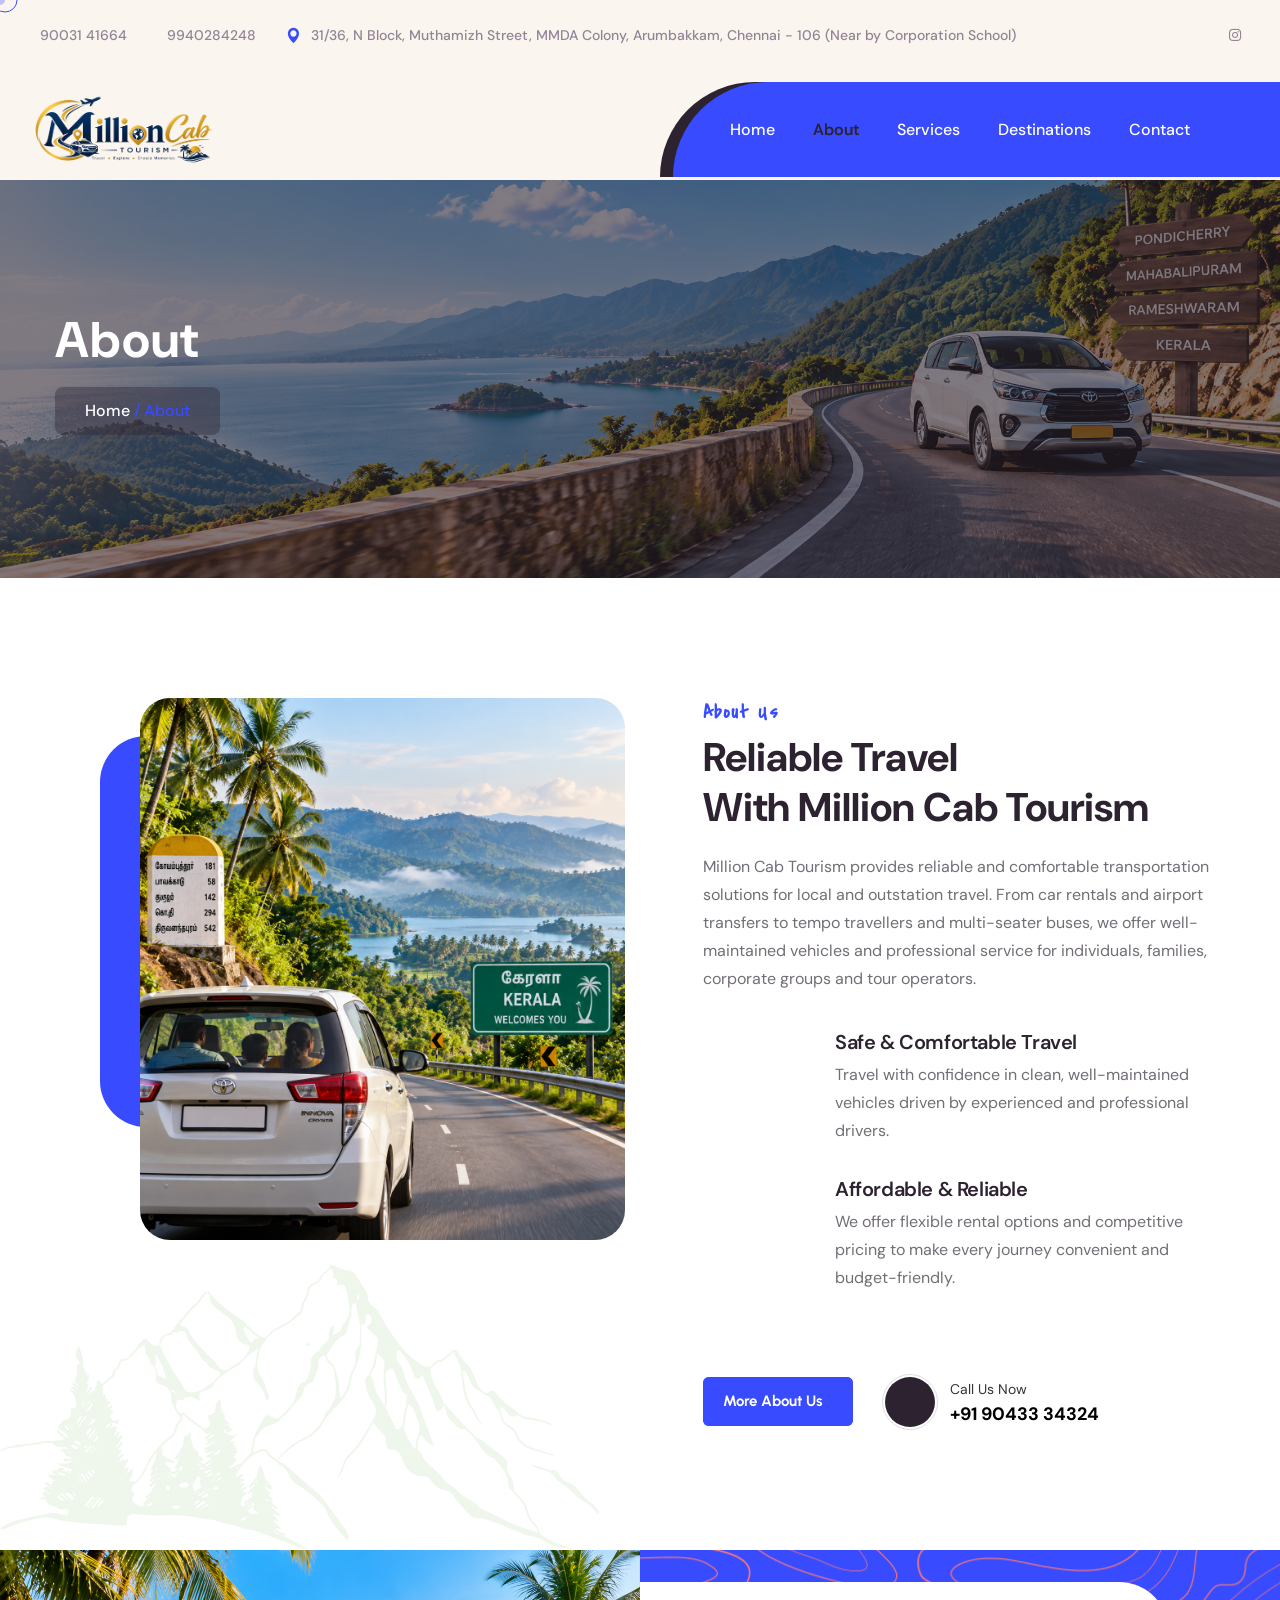
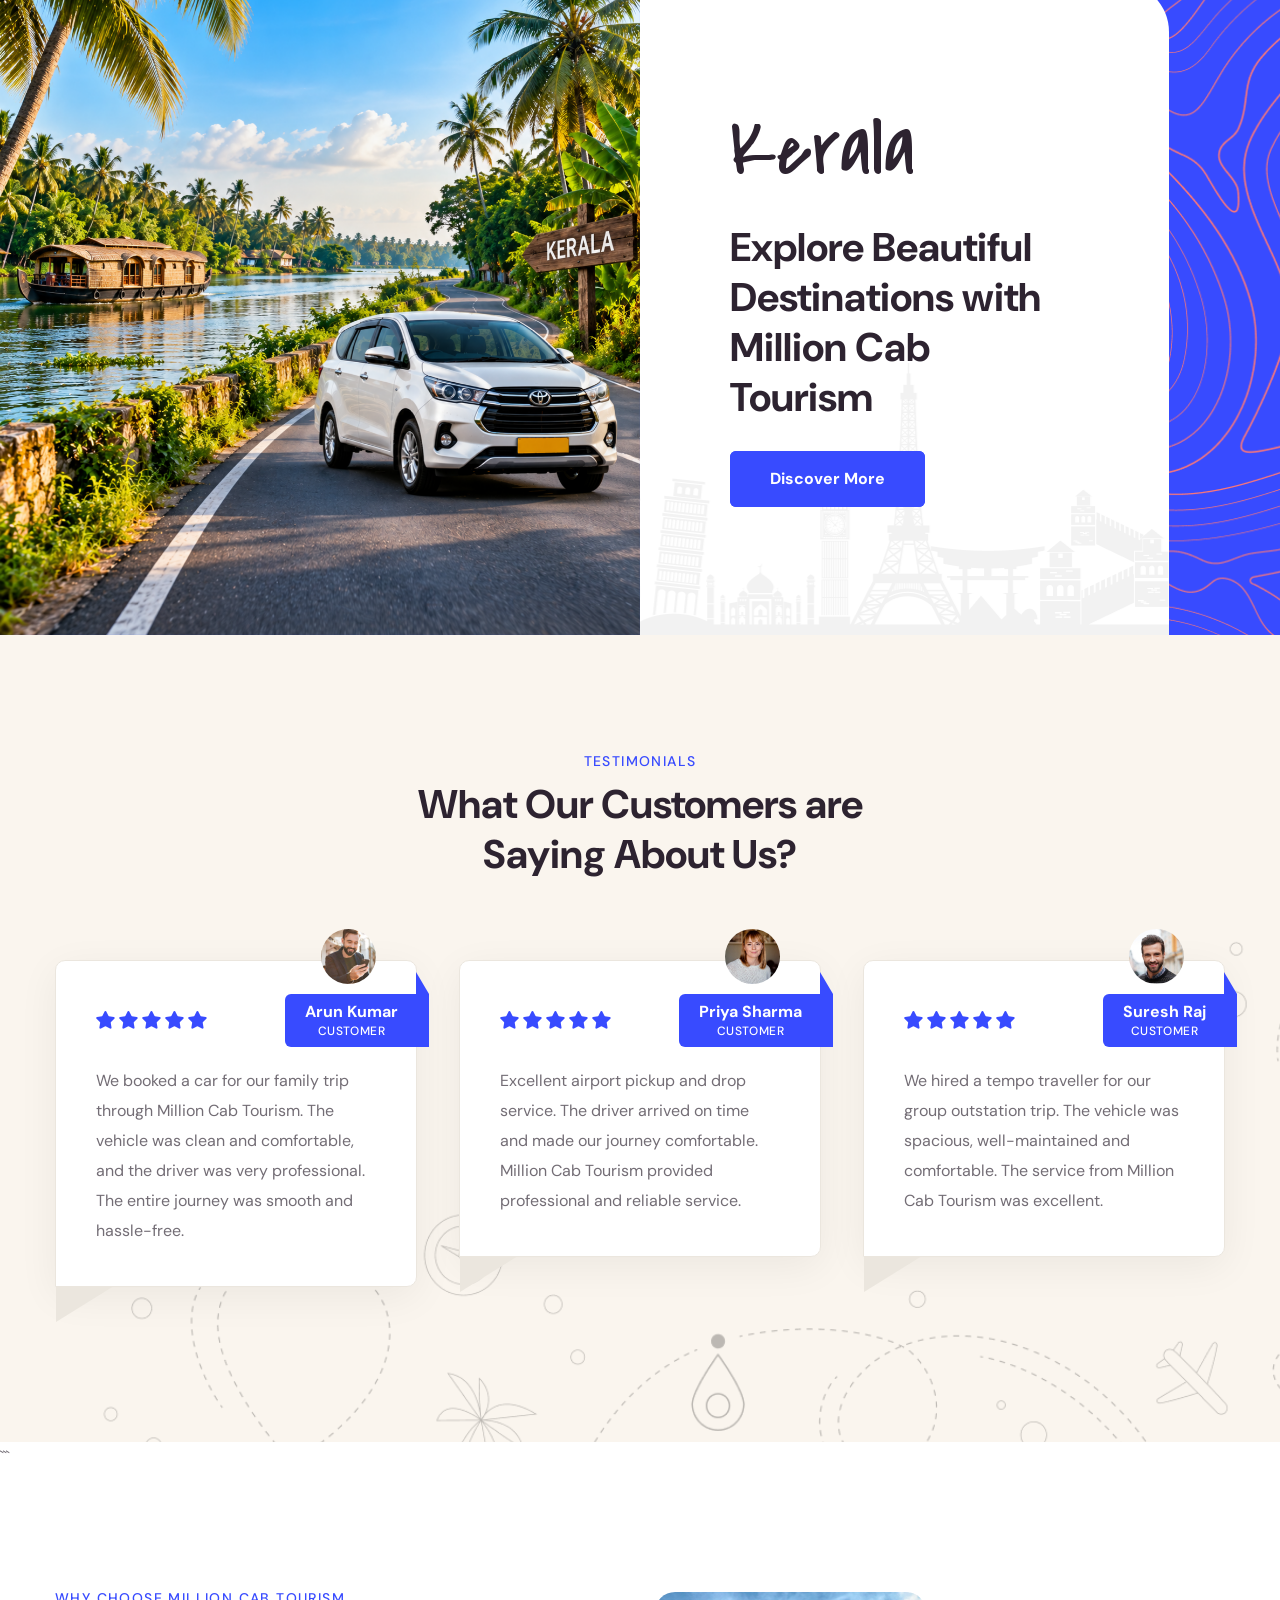
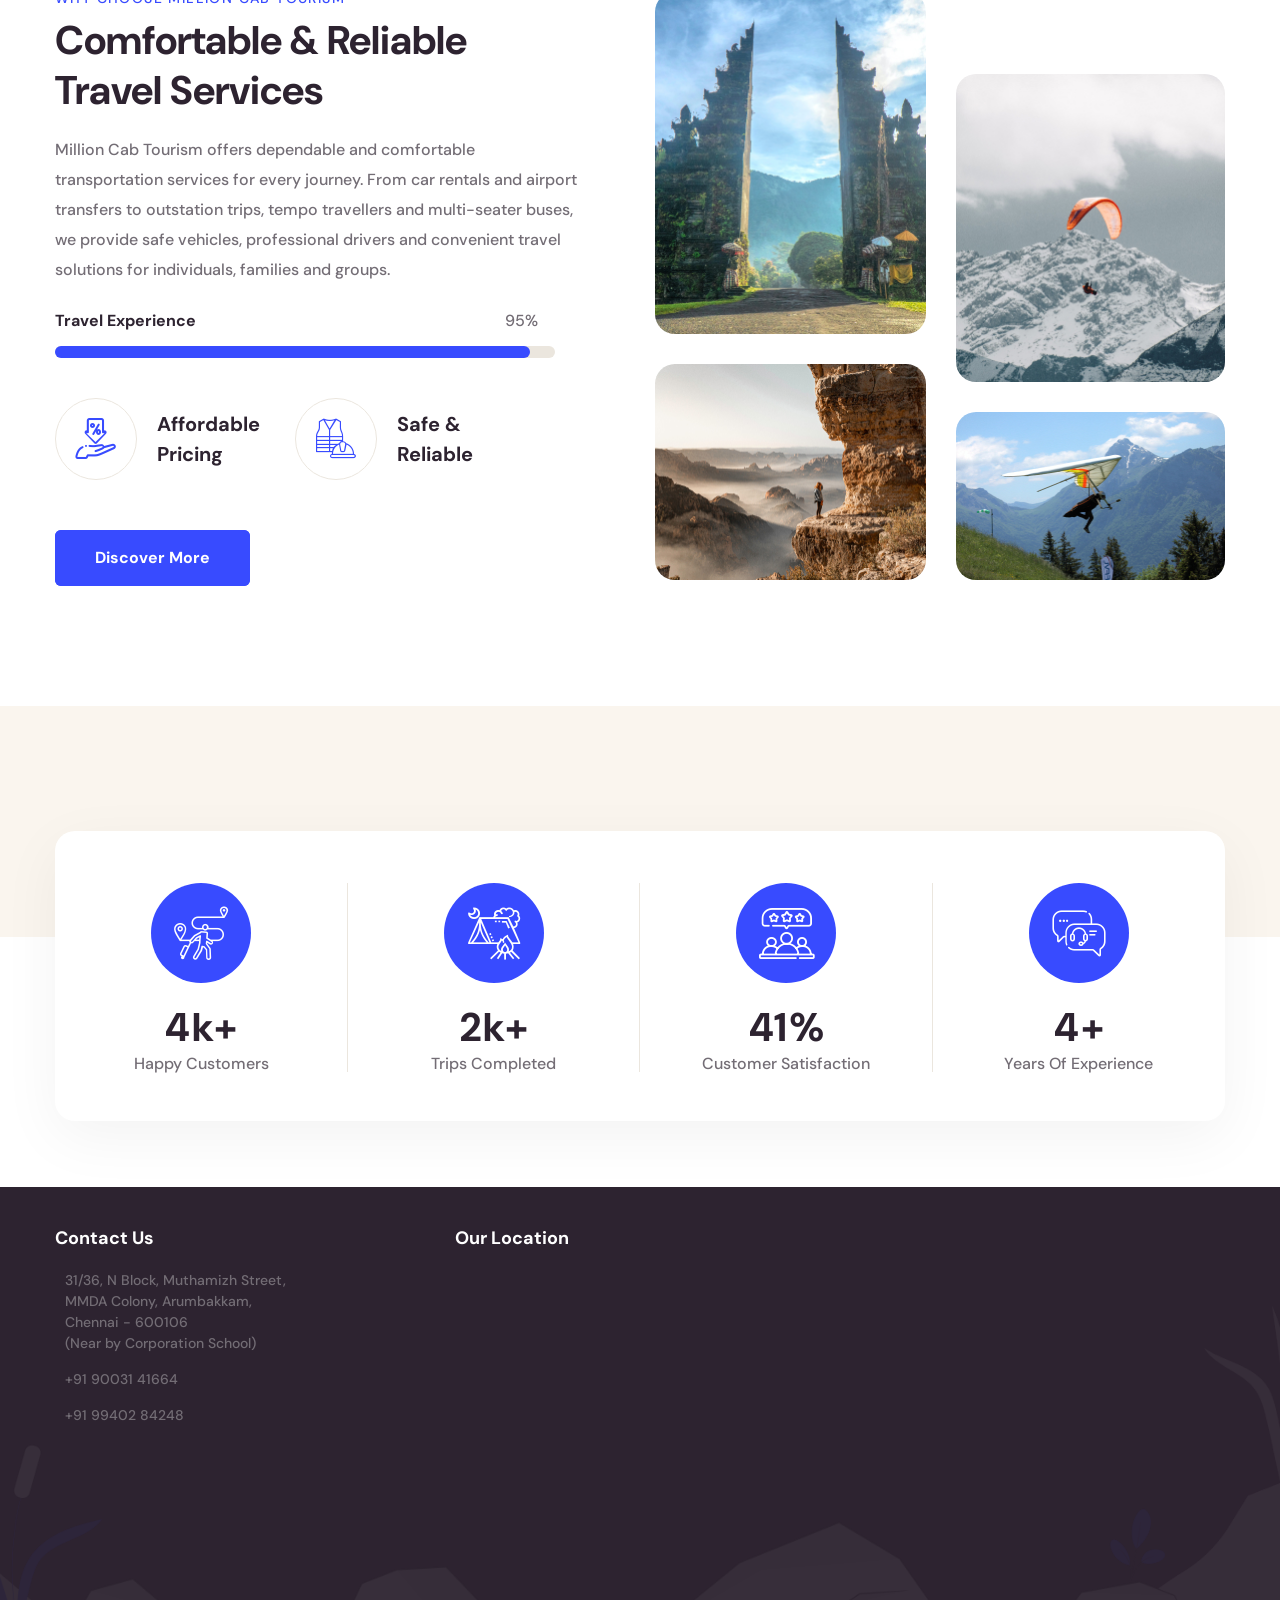
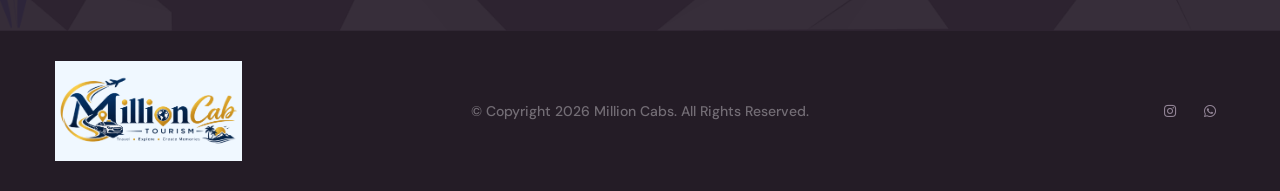
<file: about.html>
<!DOCTYPE html>
<html lang="en">

<head>
    <meta charset="UTF-8" />
    <meta name="viewport" content="width=device-width, initial-scale=1.0" />
    <title>Million cabs Tourism</title>
    <!-- favicons Icons -->
    <link rel="apple-touch-icon" sizes="180x180" href="assets/images/favicons/apple-touch-icon.png" />
    <link rel="icon" type="image/png" sizes="32x32" href="assets/images/favicons/favicon-32x32.png" />
    <link rel="icon" type="image/png" sizes="16x16" href="assets/images/favicons/favicon-16x16.png" />
    <link rel="manifest" href="assets/images/favicons/site.webmanifest" />
    <meta name="description" content="Trevlo is a modern HTML Template for Beauty, Spa Centers, Hair, Nail, Spa Salons & Cosmetic shops. The template perfectly fits Beauty Spa, Salon, and Wellness Treatments websites and businesses." />

    <!-- fonts -->
    <!-- fonts -->
    <link rel="preconnect" href="https://fonts.googleapis.com">
    <link rel="preconnect" href="https://fonts.gstatic.com" crossorigin>
    <link rel="preconnect" href="https://fonts.googleapis.com">
    <link href="https://fonts.googleapis.com/css2?family=DM+Sans:opsz,wght@9..40,400;9..40,500;9..40,700&display=swap" rel="stylesheet">
    <link href="https://fonts.googleapis.com/css2?family=Covered+By+Your+Grace&display=swap" rel="stylesheet">
    <link href="https://fonts.googleapis.com/css2?family=Urbanist:ital,wght@0,400;0,700;0,800;1,800&display=swap" rel="stylesheet">
    <link href="https://fonts.googleapis.com/css2?family=Manrope&display=swap" rel="stylesheet">
    <link href="https://fonts.googleapis.com/css2?family=Inter:wght@100..900&display=swap" rel="stylesheet">
    <link href="https://fonts.googleapis.com/css2?family=Dancing+Script:wght@400..700&display=swap" rel="stylesheet">
    <link href="https://fonts.googleapis.com/css2?family=Plus+Jakarta+Sans:ital,wght@0,200..800;1,200..800&display=swap" rel="stylesheet">

    <link rel="stylesheet" href="assets/vendors/bootstrap/css/bootstrap.min.css" />
    <link rel="stylesheet" href="assets/vendors/bootstrap-select/bootstrap-select.min.css" />
    <link rel="stylesheet" href="assets/vendors/animate/animate.min.css" />
    <link rel="stylesheet" href="assets/vendors/fontawesome/css/all.min.css" />
    <link rel="stylesheet" href="assets/vendors/jquery-ui/jquery-ui.css" />
    <link rel="stylesheet" href="assets/vendors/jarallax/jarallax.css" />
    <link rel="stylesheet" href="assets/vendors/jquery-magnific-popup/jquery.magnific-popup.css" />
    <link rel="stylesheet" href="assets/vendors/nouislider/nouislider.min.css" />
    <link rel="stylesheet" href="assets/vendors/nouislider/nouislider.pips.css" />
    <link rel="stylesheet" href="assets/vendors/tiny-slider/tiny-slider.css" />
    <link rel="stylesheet" href="assets/vendors/trevlo-icons/style.css" />
    <link rel="stylesheet" href="assets/vendors/daterangepicker-master/daterangepicker.css" />
    <link rel="stylesheet" href="assets/vendors/owl-carousel/css/owl.carousel.min.css" />
    <link rel="stylesheet" href="assets/vendors/owl-carousel/css/owl.theme.default.min.css" />

    <!-- template styles -->
    <link rel="stylesheet" href="assets/css/trevlo.css" />
</head>

<body class="custom-cursor">

    <div class="custom-cursor__cursor"></div>
    <div class="custom-cursor__cursor-two"></div>

    <div class="preloader">
        <div class="preloader__image" style="background-image: url(assets/images/loader.png);"></div>
    </div>
    <!-- /.preloader -->
    <div class="page-wrapper">
       


          <header class="main-header main-header--four sticky-header sticky-header--normal sticky-header--four">
            <div class="topbar-two">
                <div class="container">
                    <div class="topbar-two__inner">
                        <div class="topbar-two__left">
                            <ul class="topbar-two__info list-unstyled">
                                <li class="topbar-two__info-item">
                                    <span class="topbar-two__info-icon trevlo-one-icon-telephone"></span>
                                    <a href="tel:+919003141664" class="topbar-two__info-text">90031 41664</a>
                                </li>
                                 <li class="topbar-two__info-item">
                                    <span class="topbar-two__info-icon trevlo-one-icon-telephone"></span>
                                    <a href="tel:+919940284248" class="topbar-two__info-text">9940284248</a>
                                </li>
                                <li class="topbar-two__info-item">
                                    <span class="topbar-two__info-icon icon-location-1"></span>
                                    <span class="topbar-two__info-text">31/36, N Block, Muthamizh Street, MMDA Colony, Arumbakkam, Chennai - 106
(Near by Corporation School)</span>
                                </li>
                            </ul><!-- /.topbar-two__info -->
                        </div><!-- /.topbar-two__left -->
                        <div class="topbar-two__right">
                            <div class="social-links">
                                
                                <a href="https://www.instagram.com/millioncabtourism?igsi=Z2k2enQ5MW50eTd2">
                                    <i class="fab fa-instagram" aria-hidden="true"></i>
                                    <span class="sr-only">Instagram</span>
                                </a>
                                

                            </div><!-- /.social-links -->
                        </div><!-- /.topbar-two__right -->
                    </div><!-- /.topbar-two__inner -->
                </div><!-- /.container -->
            </div><!-- /.topbar-two -->
            <div class="container">
                <div class="main-header__inner">
                    <div class="main-header__logo">
                        <a href="#">
                            <img src="assets/images/logo-dark-2.png" alt="Trevlo HTML" width="187">
                        </a>
                    </div><!-- /.main-header__logo -->
                    <div class="main-header__right">
                        <nav class="main-header__nav main-menu">
                            <ul class="main-menu__list">


                                <li class="megamenu megamenu-clickable megamenu-clickable--toggler">
                                    <a href="index.html">Home</a>
                                    
                                </li>

                                <li>
                                    <a href="about.html">About</a>
                                </li>
                                <li >
                                    <a href="services.html">Services</a>
                                   
                                </li>
                                <li >
                                    <a href="tours.html">Destinations</a>
                                   
                                </li>
                               
                                
                                <li>
                                    <a href="contact.html">Contact</a>
                                </li>
                            </ul>
                        </nav><!-- /.main-header__nav -->
                        <div class="mobile-nav__btn mobile-nav__toggler">
                            <span></span>
                            <span></span>
                            <span></span>
                        </div><!-- /.mobile-nav__toggler -->
                        
                        <div class="main-header__phone">
                            <div class="main-header__phone-icon">
                                <span class="trevlo-one-icon-telephone"></span>
                            </div>
                            <div class="main-header__phone-text">
                                <p class="main-header__phone-title">Call Anytime</p>
                                <h4 class="main-header__phone-number"><a href="tel:+88012365499">+88 0123 654 99</a></h4>
                            </div>
                        </div><!-- /.main-header__phone -->
                    </div><!-- /.main-header__right -->
                </div><!-- /.main-header__inner -->
            </div><!-- /.container-fluid -->
            <img src="assets/images/shapes/main-header-shape-4-1.png" alt="shape" class="main-header__shape">
        </header><!-- /.main-header -->



        <section class="page-header">
            <div class="page-header__bg"></div>
            <!-- /.page-header__bg -->
            <div class="container">
                <h2 class="page-header__title wow animated fadeInLeft" data-wow-delay="0s" data-wow-duration="1500ms">About</h2>
                <div class="page-header__breadcrumb-box">
                    <ul class="trevlo-breadcrumb">
                        <li><a href="index.html">Home</a></li>
                        <li>About</li>
                    </ul><!-- /.trevlo-breadcrumb -->
                </div><!-- /.page-header__breadcrumb-box -->
            </div><!-- /.container -->
        </section><!-- /.page-header -->

        <!-- About Four Start -->
        <section class="about-six section-space">
    <div class="container">
        <div class="row gutter-y-50">

            <div class="col-lg-6 wow fadeInLeft" data-wow-duration="1500ms">
                <div class="about-six__image">

                    <div class="about-six__image__one">
                        <img src="assets/images/about/about-6-1.jpg" alt="Million Cab Tourism">

                        <!-- <div class="about-six__experience">
                            <div class="about-six__experience__year">10+</div>
                            <div class="about-six__experience__text">
                                years of <br> experience
                            </div>
                        </div> -->
                    </div>

                    <!-- <div class="about-six__image__two">
                        <img src="assets/images/about/about-6-2.jpg" alt="Cab Rental Services">

                      
                    </div> -->

                </div>
            </div>

            <div class="col-lg-6">
                <div class="about-six__content">

                    <div class="sec-title sec-title--two text-left">

                        <p class="sec-title__tagline">About Us</p>

                        <h2 class="sec-title__title">
                            Reliable Travel <br>
                            with Million Cab Tourism
                        </h2>

                    </div>

                    <p class="about-six__text wow fadeInUp"
                       data-wow-duration="1500ms">
                        Million Cab Tourism provides reliable and comfortable
                        transportation solutions for local and outstation travel.
                        From car rentals and airport transfers to tempo travellers
                        and multi-seater buses, we offer well-maintained vehicles
                        and professional service for individuals, families,
                        corporate groups and tour operators.
                    </p>

                    <div class="about-six__inner">

                        <div class="about-six__box wow fadeInUp"
                             data-wow-duration="1500ms">

                            <div class="about-six__box__icon">
                                <span class="trevlo-one-icon-hard-hat"></span>
                            </div>

                            <div class="about-six__box__content">

                                <h3 class="about-six__box__title">
                                    Safe & Comfortable Travel
                                </h3>

                                <p class="about-six__box__text">
                                    Travel with confidence in clean, well-maintained
                                    vehicles driven by experienced and professional
                                    drivers.
                                </p>

                            </div>
                        </div>

                        <div class="about-six__box wow fadeInUp"
                             data-wow-duration="1500ms">

                            <div class="about-six__box__icon">
                                <span class="trevlo-one-icon-low-price"></span>
                            </div>

                            <div class="about-six__box__content">

                                <h3 class="about-six__box__title">
                                    Affordable & Reliable
                                </h3>

                                <p class="about-six__box__text">
                                    We offer flexible rental options and competitive
                                    pricing to make every journey convenient and
                                    budget-friendly.
                                </p>

                            </div>
                        </div>

                    </div>

                    <div class="about-six__bottom wow fadeInUp"
                         data-wow-duration="1500ms">

                        <a href="about.html"
                           class="trevlo-btn trevlo-btn--two trevlo-btn--base">
                            <span>more about us</span>
                            <i class="trevlo-one-icon-up-right-arrow"></i>
                        </a>

                        <div class="about-six__phone">

                            <div class="about-six__phone__icon">
                                <span class="trevlo-one-icon-telephone"></span>
                            </div>

                            <div class="about-six__phone__text">
                                <p class="about-six__phone__title">
                                    Call Us Now
                                </p>

                                <h4 class="about-six__phone__number">
                                    <a href="tel:+919043334324">
                                        +91 90433 34324
                                    </a>
                                </h4>
                            </div>

                        </div>

                    </div>

                </div>
            </div>

        </div>
    </div>

    <img src="assets/images/shapes/about-mountain-6-1.png"
         alt="mountain"
         class="about-six__mountain">

    <img src="assets/images/shapes/about-parashoot-6-1.png"
         alt="mountain"
         class="about-six__parashoot">

</section>
        <!-- About Four End -->

        <!-- CTA Two Start -->
       <!-- CTA Three Start -->
<section class="cta-three">
    <div class="container-fluid">
        <div class="row">

            <div class="col-lg-6 wow slideInLeft" data-wow-delay="100ms">
                <div class="cta-three__image">
                    <img src="assets/images/resources/cta-3-1.jpg"
                         alt="Million Cab Tourism">
                </div>
            </div>

            <div class="col-lg-6">
                <div class="cta-three__content"
                     style="background-image: url('assets/images/shapes/cta-3-2.png');">

                    <div class="cta-three__content__inner wow fadeInUp"
                         data-wow-delay="200ms">

                        <div class="cta-three__content__inner__bg"
                             style="background-image: url(assets/images/shapes/cta-3-3.png);">
                        </div>

                        <h2 class="cta-three__title">
                            Kerala
                        </h2>

                        <h5 class="cta-three__sub-title">
                            Explore Beautiful Destinations with Million Cab Tourism
                        </h5>

                        <a href="services.html"
                           class="trevlo-btn trevlo-btn--base">
                            <span>Discover More</span>
                        </a>

                    </div>
                </div>
            </div>

        </div>
    </div>
</section>
<!-- CTA Three End -->
        <!-- CTA Two End -->
  
<!-- Testimonial One Start -->
<section class="testimonial-one">

    <div class="testimonial-one__bg trevlo-splax"
         style="background-image: url(assets/images/backgrounds/tetsimonial-1-bg.png);"
         data-para-options='{
            "orientation": "down",
            "scale": 1.5,
            "delay": ".3",
            "transition": "cubic-bezier(0,0,0,1)",
            "overflow": true
         }'>
    </div>

    <div class="container">
        <div class="sec-title text-center">

            <p class="sec-title__tagline">Testimonials</p>

            <h2 class="sec-title__title">
                What Our Customers are<br>
                Saying About Us?
            </h2>

        </div>
    </div>

    <div class="container">

        <div class="testimonial-one__carousel trevlo-owl__carousel trevlo-owl__carousel--basic-nav trevlo-owl__carousel--with-shadow owl-theme owl-carousel"
             data-owl-options='{
                "items": 3,
                "margin": 42,
                "smartSpeed": 700,
                "loop": false,
                "autoplay": 6000,
                "nav": false,
                "dots": true,
                "navText": ["<span class=\"fa fa-angle-left\"></span>",
                            "<span class=\"fa fa-angle-right\"></span>"],
                "responsive": {
                    "0": {
                        "items": 1
                    },
                    "768": {
                        "items": 2
                    },
                    "1200": {
                        "items": 3,
                        "dots": false
                    }
                }
             }'>

            <!-- Testimonial 1 -->
            <div class="item">
                <div class="testimonials-card">

                    <div class="testimonials-card__image">
                        <img src="assets/images/testimonial/testimonial-1-1.jpg"
                             alt="Arun Kumar">
                    </div>

                    <div class="testimonials-card__meta">
                        <h5 class="testimonials-card__meta__name">
                            Arun Kumar
                        </h5>

                        <p class="testimonials-card__meta__designation">
                            Customer
                        </p>
                    </div>

                    <div class="testimonials-card__ratings">
                        <span class="icon-star"></span>
                        <span class="icon-star"></span>
                        <span class="icon-star"></span>
                        <span class="icon-star"></span>
                        <span class="icon-star"></span>
                    </div>

                    <div class="testimonials-card__quote">
                        We booked a car for our family trip through
                        Million Cab Tourism. The vehicle was clean and
                        comfortable, and the driver was very professional.
                        The entire journey was smooth and hassle-free.
                    </div>

                </div>
            </div>

            <!-- Testimonial 2 -->
            <div class="item">
                <div class="testimonials-card">

                    <div class="testimonials-card__image">
                        <img src="assets/images/testimonial/testimonial-1-2.jpg"
                             alt="Priya Sharma">
                    </div>

                    <div class="testimonials-card__meta">
                        <h5 class="testimonials-card__meta__name">
                            Priya Sharma
                        </h5>

                        <p class="testimonials-card__meta__designation">
                            Customer
                        </p>
                    </div>

                    <div class="testimonials-card__ratings">
                        <span class="icon-star"></span>
                        <span class="icon-star"></span>
                        <span class="icon-star"></span>
                        <span class="icon-star"></span>
                        <span class="icon-star"></span>
                    </div>

                    <div class="testimonials-card__quote">
                        Excellent airport pickup and drop service.
                        The driver arrived on time and made our journey
                        comfortable. Million Cab Tourism provided
                        professional and reliable service.
                    </div>

                </div>
            </div>

            <!-- Testimonial 3 -->
            <div class="item">
                <div class="testimonials-card">

                    <div class="testimonials-card__image">
                        <img src="assets/images/testimonial/testimonial-1-3.jpg"
                             alt="Suresh Raj">
                    </div>

                    <div class="testimonials-card__meta">
                        <h5 class="testimonials-card__meta__name">
                            Suresh Raj
                        </h5>

                        <p class="testimonials-card__meta__designation">
                            Customer
                        </p>
                    </div>

                    <div class="testimonials-card__ratings">
                        <span class="icon-star"></span>
                        <span class="icon-star"></span>
                        <span class="icon-star"></span>
                        <span class="icon-star"></span>
                        <span class="icon-star"></span>
                    </div>

                    <div class="testimonials-card__quote">
                        We hired a tempo traveller for our group
                        outstation trip. The vehicle was spacious,
                        well-maintained and comfortable. The service
                        from Million Cab Tourism was excellent.
                    </div>

                </div>
            </div>

        </div>

    </div>

</section>
<!-- Testimonial One End -->
```

       <!-- Why Choose Two Start -->
<section class="why-choose-two">
    <div class="container">
        <div class="row">

            <!-- Content -->
            <div class="col-lg-6 col-xl-6 wow fadeInLeft" data-wow-delay="200ms">
                <div class="why-choose-two__content">

                    <div class="sec-title text-left">

                        <p class="sec-title__tagline">
                            Why Choose Million Cab Tourism
                        </p>

                        <h2 class="sec-title__title">
                            Comfortable & Reliable Travel Services
                        </h2>

                    </div>

                    <p class="why-choose-two__text">
                        Million Cab Tourism offers dependable and comfortable
                        transportation services for every journey. From car
                        rentals and airport transfers to outstation trips,
                        tempo travellers and multi-seater buses, we provide
                        safe vehicles, professional drivers and convenient
                        travel solutions for individuals, families and groups.
                    </p>

                    <!-- Experience -->
                    <div class="trevlo-progress why-choose-two__progress">
                        <h4 class="trevlo-progress__title">
                            Travel Experience
                        </h4>

                        <div class="trevlo-progress__bar">
                            <div class="trevlo-progress__inner count-bar counted"
                                 data-percent="95%">
                                <p class="trevlo-progress__number count-text">
                                    95%
                                </p>
                            </div>
                        </div>
                    </div>

                    <!-- Features -->
                    <div class="why-choose-two__box-wrapper">

                        <div class="why-choose-two__box">
                            <div class="why-choose-two__box__icon">
                                <span class="icon-low-price"></span>
                            </div>

                            <h4 class="why-choose-two__box__title">
                                Affordable Pricing
                            </h4>
                        </div>

                        <div class="why-choose-two__box">
                            <div class="why-choose-two__box__icon">
                                <span class="icon-safety-First"></span>
                            </div>

                            <h4 class="why-choose-two__box__title">
                                Safe & Reliable
                            </h4>
                        </div>

                    </div>

                    <a href="about.html"
                       class="trevlo-btn trevlo-btn--base">
                        <span>Discover More</span>
                    </a>

                </div>
            </div>

            <!-- Images -->
            <div class="col-lg-6 col-xl-6">
                <div class="why-choose-two__img">

                    <div class="why-choose-two__img__one wow fadeInUp"
                         data-wow-delay="200ms">

                        <div class="trevlo-tilt"
                             data-tilt-options='{ "glare": false, "maxGlare": 0, "maxTilt": 7, "speed": 700, "scale": 1 }'>

                            <img src="assets/images/why-choose/why-choose-2-1.jpg"
                                 alt="Million Cab Tourism Car Rental">
                        </div>

                        <div class="trevlo-tilt"
                             data-tilt-options='{ "glare": false, "maxGlare": 0, "maxTilt": 7, "speed": 700, "scale": 1 }'>

                            <img src="assets/images/why-choose/why-choose-2-2.jpg"
                                 alt="Airport Pickup and Drop">
                        </div>

                    </div>

                    <div class="why-choose-two__img__two wow fadeInUp"
                         data-wow-delay="300ms">

                        <div class="trevlo-tilt"
                             data-tilt-options='{ "glare": false, "maxGlare": 0, "maxTilt": 7, "speed": 700, "scale": 1 }'>

                            <img src="assets/images/why-choose/why-choose-2-3.jpg"
                                 alt="Tempo Traveller Rental">
                        </div>

                        <div class="trevlo-tilt"
                             data-tilt-options='{ "glare": false, "maxGlare": 0, "maxTilt": 7, "speed": 700, "scale": 1 }'>

                            <img src="assets/images/why-choose/why-choose-2-4.jpg"
                                 alt="Mini Bus and Bus Rental">
                        </div>

                    </div>

                </div>
            </div>

        </div>
    </div>
</section>
<!-- Why Choose Two End -->

      

      <!-- Counter One Start -->
<section class="counter-one">
    <div class="counter-one__bg-box"></div>

    <div class="counter-one__main-content">
        <div class="container">
            <div class="counter-one__container container-fluid">

                <div class="row">

                    <!-- Happy Customers -->
                    <div class="col-xl-3 col-lg-3 col-6 wow animated fadeInUp"
                         data-wow-delay="0.1s"
                         data-wow-duration="1500ms">

                        <div class="counter-box">
                            <div class="counter-box__icon">
                                <span class="icon-happy-Travel"></span>
                            </div>

                            <div class="counter-box__inner sec-title count-box">
                                <h3 class="counter-box__count-text counter-box__count-text--one sec-title__heading count-text"
                                    data-stop="10"
                                    data-speed="1500">
                                    00
                                </h3>
                                <h3 class="counter-box__count-text sec-title__heading">
                                    k+
                                </h3>
                            </div>

                            <p class="counter-box__title">
                                Happy Customers
                            </p>
                        </div>
                    </div>

                    <!-- Trips Completed -->
                    <div class="col-xl-3 col-lg-3 col-6 wow animated fadeInUp"
                         data-wow-delay="0.3s"
                         data-wow-duration="1500ms">

                        <div class="counter-box">
                            <div class="counter-box__icon">
                                <span class="icon-tent-1"></span>
                            </div>

                            <div class="counter-box__inner sec-title count-box">
                                <h3 class="counter-box__count-text counter-box__count-text--one sec-title__heading count-text"
                                    data-stop="5"
                                    data-speed="1500">
                                    00
                                </h3>
                                <h3 class="counter-box__count-text sec-title__heading">
                                    k+
                                </h3>
                            </div>

                            <p class="counter-box__title">
                                Trips Completed
                            </p>
                        </div>
                    </div>

                    <!-- Satisfaction Rate -->
                    <div class="col-xl-3 col-lg-3 col-6 wow animated fadeInUp"
                         data-wow-delay="0.5s"
                         data-wow-duration="1500ms">

                        <div class="counter-box">
                            <div class="counter-box__icon">
                                <span class="icon-satisfied"></span>
                            </div>

                            <div class="counter-box__inner sec-title count-box">
                                <h3 class="counter-box__count-text counter-box__count-text--one sec-title__heading count-text"
                                    data-stop="95"
                                    data-speed="1500">
                                    00
                                </h3>
                                <h3 class="counter-box__count-text sec-title__heading">
                                    %
                                </h3>
                            </div>

                            <p class="counter-box__title">
                                Customer Satisfaction
                            </p>
                        </div>
                    </div>

                    <!-- Years Experience -->
                    <div class="col-xl-3 col-lg-3 col-6 wow animated fadeInUp"
                         data-wow-delay="0.7s"
                         data-wow-duration="1500ms">

                        <div class="counter-box counter-box--no-border">
                            <div class="counter-box__icon">
                                <span class="icon-online-chat-1"></span>
                            </div>

                            <div class="counter-box__inner sec-title count-box">
                                <h3 class="counter-box__count-text counter-box__count-text--one sec-title__heading count-text"
                                    data-stop="10"
                                    data-speed="1500">
                                    00
                                </h3>
                                <h3 class="counter-box__count-text sec-title__heading">
                                    +
                                </h3>
                            </div>

                            <p class="counter-box__title">
                                Years of Experience
                            </p>
                        </div>
                    </div>

                </div>

            </div>
        </div>
    </div>
</section>
<!-- Counter One End -->

        

       
        <!-- Footer Start -->
<footer class="footer-two">

    <div class="footer-two__inner">

        <div class="footer-two__bg"
            style="background-image: url(assets/images/shapes/footer-bg-2-1.png);">
        </div>

        <div class="container">

            <!-- Footer Top -->
            <!-- <div class="footer-two__top">

                <div class="footer-two__top__bg"
                    style="background-image: url(assets/images/shapes/footer-top-bg-2-1.png);">
                </div>

                <div class="footer-two__author">

                    <div class="footer-two__author__image">
                        <img src="assets/images/resources/author-1.png" alt="customer">
                        <img src="assets/images/resources/author-2.png" alt="customer">
                        <img src="assets/images/resources/author-3.png" alt="customer">
                        <img src="assets/images/resources/author-4.png" alt="customer">
                    </div>

                    <div class="footer-two__author__text">

                        <h3 class="footer-two__author__total">
                            1000+
                        </h3>

                        <h3 class="footer-two__author__title">
                            Happy Customers
                        </h3>

                    </div>

                </div>

                <div class="footer-two__image"
                    style="background-image: url(assets/images/resources/footer-image-2-1.jpg);">

                    <a href="contact.html"
                        class="trevlo-btn trevlo-btn--two trevlo-btn--white">

                        <span>Book Your Cab</span>

                        <i class="trevlo-one-icon-up-right-arrow"></i>

                    </a>

                </div>

            </div> -->


            <!-- Footer Content -->
            <!-- Footer Contact & Map Start -->
<div class="row gutter-y-40">

    <!-- Contact -->
    <div class="col-xl-4 col-lg-6 col-md-6">
        <div class="footer-widget footer-widget--contact">

            <h2 class="footer-widget__title">Contact Us</h2>

            <ul class="footer-widget__info">

                <li>
                    <i class="trevlo-one-icon-maps-and-flags"></i>
                    <span>
                        31/36, N Block, Muthamizh Street,<br>
                        MMDA Colony, Arumbakkam,<br>
                        Chennai - 600106<br>
                        (Near by Corporation School)
                    </span>
                </li>

                <li>
                    <i class="trevlo-one-icon-telephone"></i>
                    <a href="tel:+919003141664">
                        +91 90031 41664
                    </a>
                </li>

                <li>
                    <i class="trevlo-one-icon-telephone"></i>
                    <a href="tel:+919940284248">
                        +91 99402 84248
                    </a>
                </li>

            </ul>

        </div>
    </div>


    <!-- Google Map -->
    <div class="col-xl-8 col-lg-6 col-md-6">
        <div class="footer-widget footer-widget--map">

            <h2 class="footer-widget__title">Our Location</h2>

            <div class="footer-map">
                <iframe
                    src="https://www.google.com/maps/embed?pb=!1m18!1m12!1m3!1d15546.179893808741!2d80.19666674072126!3d13.06461014848268!2m3!1f0!2f0!3f0!3m2!1i1024!2i768!4f13.1!3m3!1m2!1s0x3a5267a8fd990fed%3A0xbdd3f49c041173e7!2sMillion%20Cabs%20Tourism%20%7C%20Arumbakkam!5e0!3m2!1sen!2sin!4v1788286478939!5m2!1sen!2sin"
                    width="100%"
                    height="300"
                    style="border:0;"
                    allowfullscreen=""
                    loading="lazy"
                    referrerpolicy="strict-origin-when-cross-origin">
                </iframe>
            </div>

        </div>
    </div>

</div>
<!-- Footer Contact & Map End -->

        </div>

    </div>


    <!-- Footer Bottom -->
    <div class="footer-two__bottom">

        <div class="container">

            <div class="row gutter-y-30 align-items-center">

                <!-- Logo -->
                <div class="col-lg-3 col-md-6">

                    <a href="#"
                        class="footer-two__bottom-logo">

                        <img src="assets/images/logo-dark-2.png"
                            alt="Million Cabs"
                            width="187" style="background-color: aliceblue;">

                    </a>

                </div>


                <!-- Copyright -->
                <div class="col-lg-6 col-md-6">

                    <p class="footer-two__copyright">

                        &copy; Copyright
                        <span class="dynamic-year"></span>
                        <span>Million Cabs. All Rights Reserved.</span>

                    </p>

                </div>


                <!-- Social Media -->
                <div class="col-lg-3">

                    <div class="social-links">

                       

                       
<!-- Instagram -->
            <a href="https://www.instagram.com/millioncabtourism?igsi=Z2k2enQ5MW50eTd2"
                target="_blank"
                rel="noopener noreferrer"
                aria-label="Instagram">

                <i class="fab fa-instagram" aria-hidden="true"></i>

                <span class="sr-only">
                    Instagram
                </span>

            </a>


            <!-- WhatsApp -->
            <a href="https://wa.me/919003141664"
                target="_blank"
                rel="noopener noreferrer"
                aria-label="WhatsApp">

                <i class="fab fa-whatsapp" aria-hidden="true"></i>

                <span class="sr-only">
                    WhatsApp
                </span>

            </a>
                        

                    </div>

                </div>

            </div>

        </div>

    </div>
<!-- Footer Map -->

</footer>
<!-- Footer End -->


    </div><!-- /.page-wrapper -->
 <div class="mobile-nav__wrapper">
    <div class="mobile-nav__overlay mobile-nav__toggler"></div>
    <!-- /.mobile-nav__overlay -->

    <div class="mobile-nav__content">

        <span class="mobile-nav__close mobile-nav__toggler">
            <i class="fa fa-times"></i>
        </span>

        <div class="logo-box">
            <a href="#" aria-label="logo image">
                <img src="assets/images/logo-dark-2.png" width="187" alt="Million Cab Tourism" />
            </a>
        </div>
        <!-- /.logo-box -->

        <div class="mobile-nav__container"></div>
        <!-- /.mobile-nav__container -->

        <ul class="mobile-nav__contact list-unstyled">

            <!-- Email -->
           

            <!-- Phone -->
            <li>
                <i class="fa fa-phone-alt"></i>
                <a href="tel:+919003141664">
                    +91 90031 41664
                </a>
            </li>

        </ul>
        <!-- /.mobile-nav__contact -->


        <!-- Social Media -->
        <div class="mobile-nav__social">

            <!-- Instagram -->
            <a href="https://www.instagram.com/millioncabtourism?igsi=Z2k2enQ5MW50eTd2"
                target="_blank"
                rel="noopener noreferrer"
                aria-label="Instagram">

                <i class="fab fa-instagram" aria-hidden="true"></i>

                <span class="sr-only">
                    Instagram
                </span>

            </a>


            <!-- WhatsApp -->
            <a href="https://wa.me/919003141664"
                target="_blank"
                rel="noopener noreferrer"
                aria-label="WhatsApp">

                <i class="fab fa-whatsapp" aria-hidden="true"></i>

                <span class="sr-only">
                    WhatsApp
                </span>

            </a>

        </div>
        <!-- /.mobile-nav__social -->

    </div>
    <!-- /.mobile-nav__content -->

</div>
    <!-- /.mobile-nav__wrapper -->
    <div class="search-popup">
        <div class="search-popup__overlay search-toggler"></div>
        <!-- /.search-popup__overlay -->
        <div class="search-popup__content">
            <form role="search" method="get" class="search-popup__form" action="#">
                <input type="text" id="search" placeholder="Search Here..." />
                <button type="submit" aria-label="search submit" class="search-popup__btn trevlo-btn trevlo-btn--base">
                    <span class="icon-search"></span>
                </button>
            </form>
        </div>
        <!-- /.search-popup__content -->
    </div>
    <!-- /.search-popup -->

    <a href="#" data-target="html" class="scroll-to-target scroll-to-top">
        <span class="scroll-to-top__text">back top</span>
        <span class="scroll-to-top__wrapper"><span class="scroll-to-top__inner"></span></span>
    </a>

    <script src="assets/vendors/jquery/jquery-3.7.0.min.js"></script>
    <script src="assets/vendors/bootstrap/js/bootstrap.bundle.min.js"></script>
    <script src="assets/vendors/bootstrap-select/bootstrap-select.min.js"></script>
    <script src="assets/vendors/jarallax/jarallax.min.js"></script>
    <script src="assets/vendors/jquery-ui/jquery-ui.js"></script>
    <script src="assets/vendors/jquery-ajaxchimp/jquery.ajaxchimp.min.js"></script>
    <script src="assets/vendors/jquery-appear/jquery.appear.min.js"></script>
    <script src="assets/vendors/jquery-circle-progress/jquery.circle-progress.min.js"></script>
    <script src="assets/vendors/jquery-magnific-popup/jquery.magnific-popup.min.js"></script>
    <script src="assets/vendors/jquery-validate/jquery.validate.min.js"></script>
    <script src="assets/vendors/nouislider/nouislider.min.js"></script>
    <script src="assets/vendors/tiny-slider/tiny-slider.js"></script>
    <script src="assets/vendors/wnumb/wNumb.min.js"></script>
    <script src="assets/vendors/owl-carousel/js/owl.carousel.min.js"></script>
    <script src="assets/vendors/owl-carousel/js/owlcarousel2-filter.min.js"></script>
    <script src="assets/vendors/wow/wow.js"></script>
    <script src="assets/vendors/tilt/tilt.jquery.js"></script>
    <script src="assets/vendors/simpleParallax/simpleParallax.min.js"></script>
    <script src="assets/vendors/imagesloaded/imagesloaded.min.js"></script>
    <script src="assets/vendors/isotope/isotope.js"></script>
    <script src="assets/vendors/countdown/countdown.min.js"></script>
    <script src="assets/vendors/daterangepicker-master/moment.min.js"></script>
    <script src="assets/vendors/daterangepicker-master/daterangepicker.js"></script>
    <script src="assets/vendors/jquery-circleType/jquery.circleType.js"></script>
    <script src="assets/vendors/jquery-lettering/jquery.lettering.min.js"></script>
    <!-- template js -->
    <script src="assets/js/trevlo.js"></script>
</body>

</html>
</file>
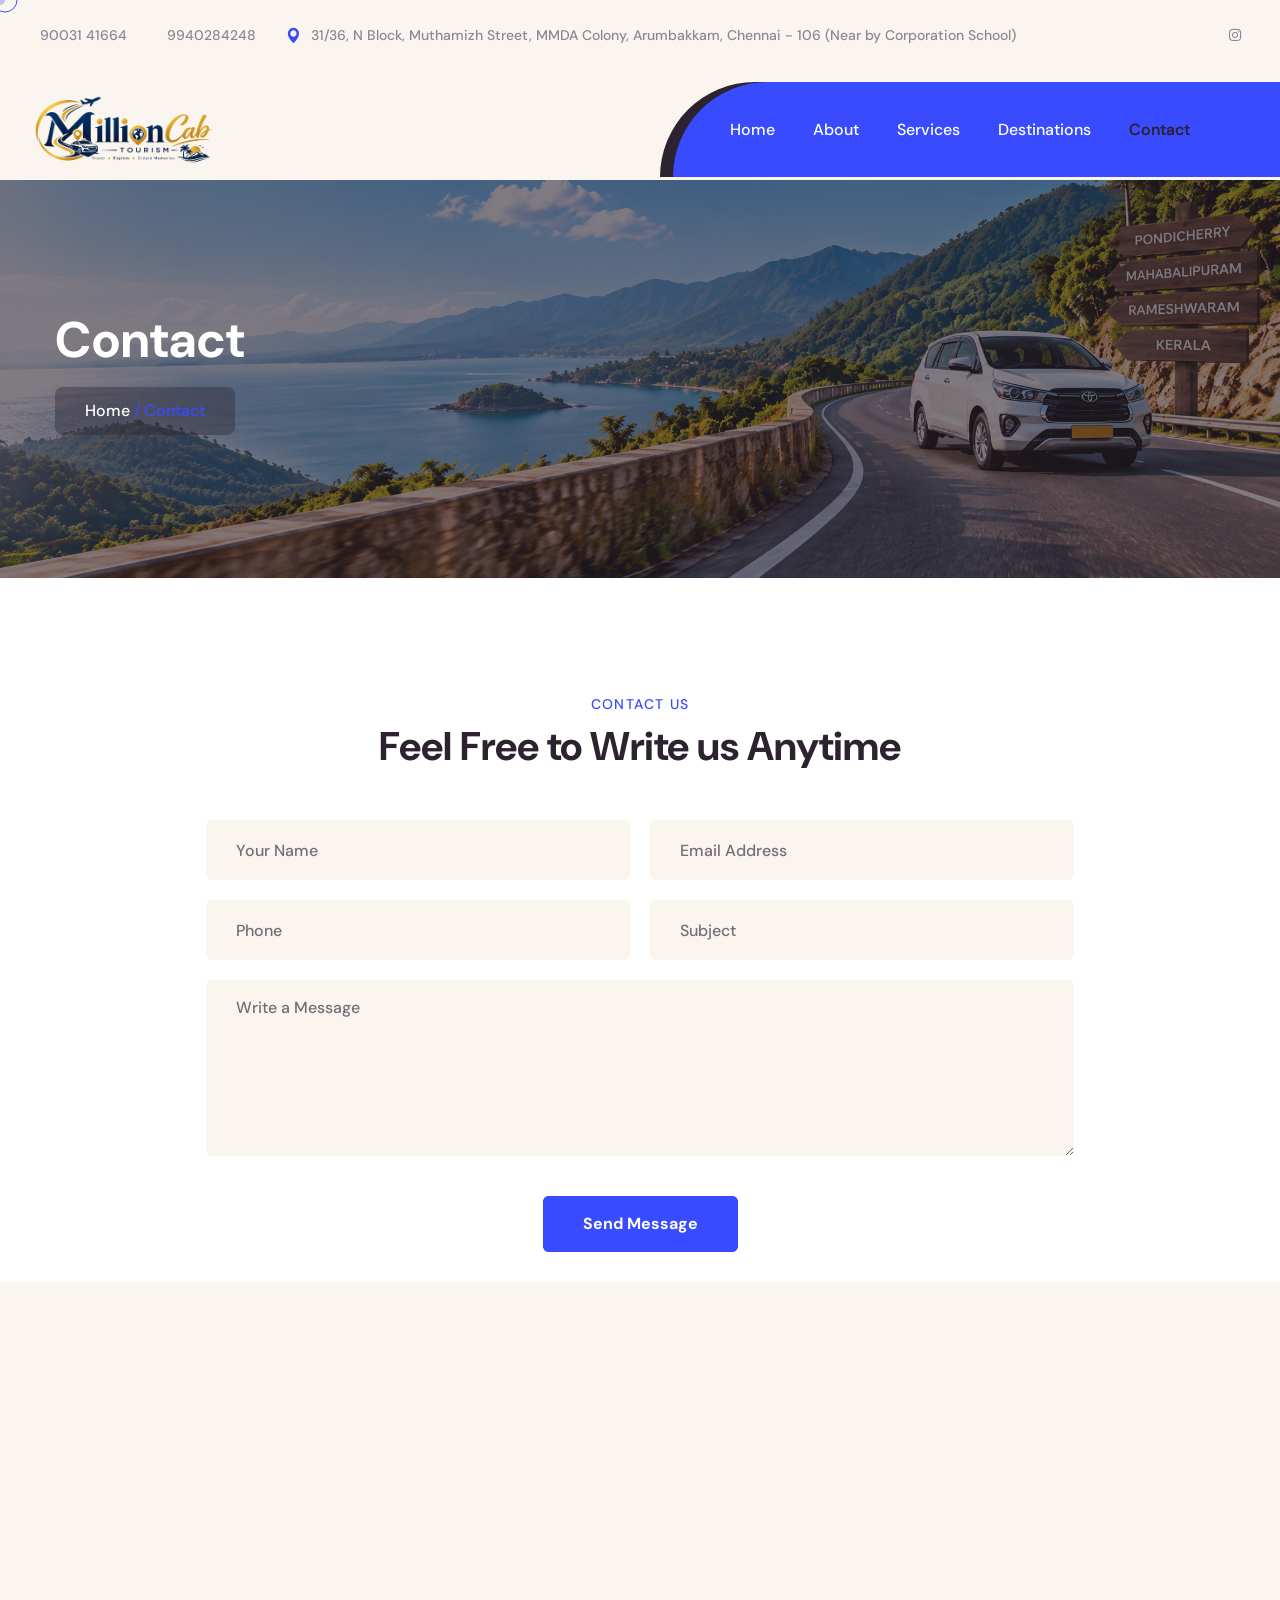
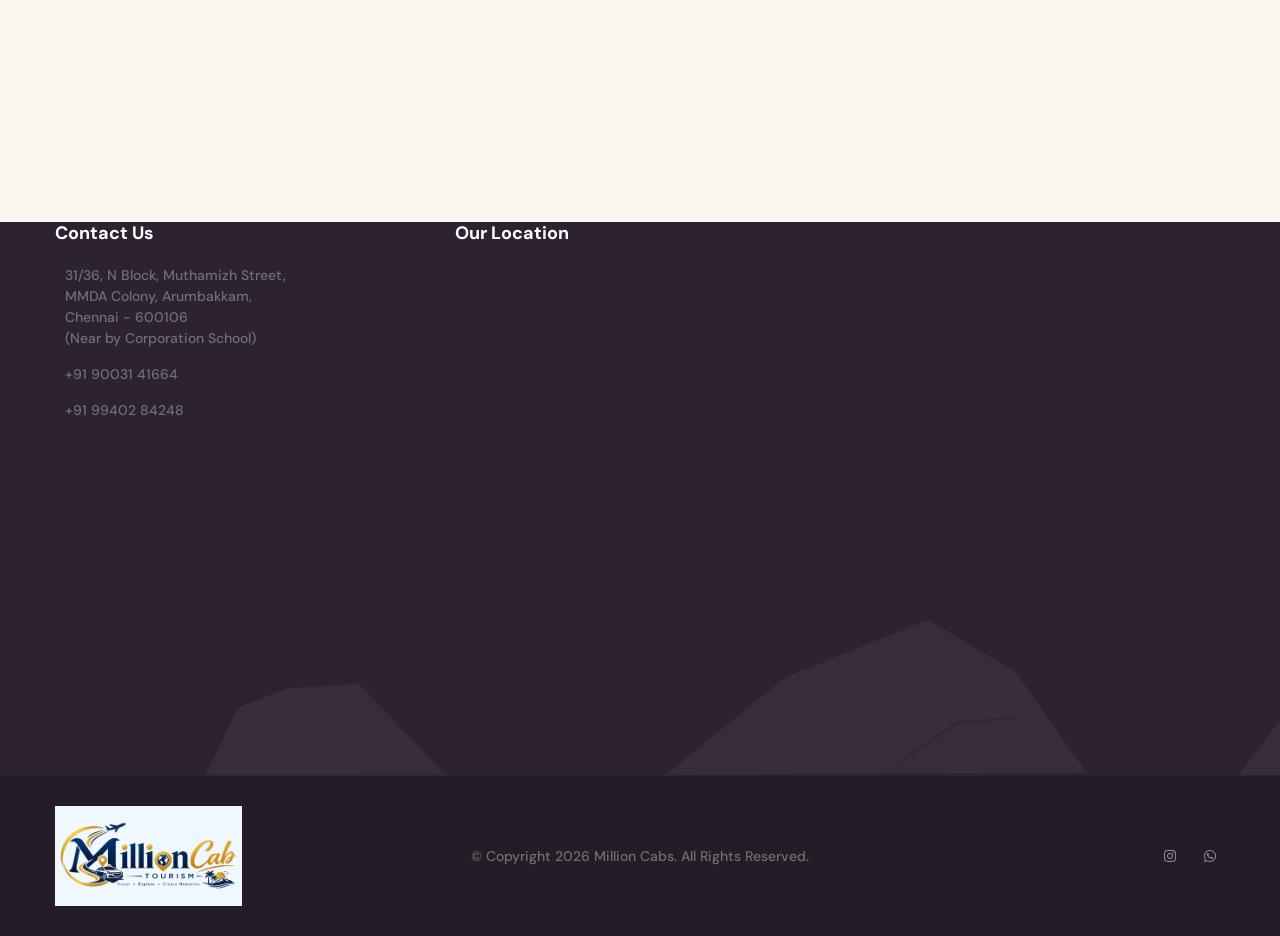
<file: contact.html>
<!DOCTYPE html>
<html lang="en">

<head>
    <meta charset="UTF-8" />
    <meta name="viewport" content="width=device-width, initial-scale=1.0" />
  <title>Million cabs Tourism</title>
    <!-- favicons Icons -->
    <link rel="apple-touch-icon" sizes="180x180" href="assets/images/favicons/apple-touch-icon.png" />
    <link rel="icon" type="image/png" sizes="32x32" href="assets/images/favicons/favicon-32x32.png" />
    <link rel="icon" type="image/png" sizes="16x16" href="assets/images/favicons/favicon-16x16.png" />
    <link rel="manifest" href="assets/images/favicons/site.webmanifest" />
    <meta name="description" content="Trevlo is a modern HTML Template for Beauty, Spa Centers, Hair, Nail, Spa Salons & Cosmetic shops. The template perfectly fits Beauty Spa, Salon, and Wellness Treatments websites and businesses." />

    <!-- fonts -->
    <!-- fonts -->
    <link rel="preconnect" href="https://fonts.googleapis.com">
    <link rel="preconnect" href="https://fonts.gstatic.com" crossorigin>
    <link rel="preconnect" href="https://fonts.googleapis.com">
    <link href="https://fonts.googleapis.com/css2?family=DM+Sans:opsz,wght@9..40,400;9..40,500;9..40,700&display=swap" rel="stylesheet">
    <link href="https://fonts.googleapis.com/css2?family=Covered+By+Your+Grace&display=swap" rel="stylesheet">
    <link href="https://fonts.googleapis.com/css2?family=Urbanist:ital,wght@0,400;0,700;0,800;1,800&display=swap" rel="stylesheet">
    <link href="https://fonts.googleapis.com/css2?family=Manrope&display=swap" rel="stylesheet">
    <link href="https://fonts.googleapis.com/css2?family=Inter:wght@100..900&display=swap" rel="stylesheet">
    <link href="https://fonts.googleapis.com/css2?family=Dancing+Script:wght@400..700&display=swap" rel="stylesheet">
    <link href="https://fonts.googleapis.com/css2?family=Plus+Jakarta+Sans:ital,wght@0,200..800;1,200..800&display=swap" rel="stylesheet">

    <link rel="stylesheet" href="assets/vendors/bootstrap/css/bootstrap.min.css" />
    <link rel="stylesheet" href="assets/vendors/bootstrap-select/bootstrap-select.min.css" />
    <link rel="stylesheet" href="assets/vendors/animate/animate.min.css" />
    <link rel="stylesheet" href="assets/vendors/fontawesome/css/all.min.css" />
    <link rel="stylesheet" href="assets/vendors/jquery-ui/jquery-ui.css" />
    <link rel="stylesheet" href="assets/vendors/jarallax/jarallax.css" />
    <link rel="stylesheet" href="assets/vendors/jquery-magnific-popup/jquery.magnific-popup.css" />
    <link rel="stylesheet" href="assets/vendors/nouislider/nouislider.min.css" />
    <link rel="stylesheet" href="assets/vendors/nouislider/nouislider.pips.css" />
    <link rel="stylesheet" href="assets/vendors/tiny-slider/tiny-slider.css" />
    <link rel="stylesheet" href="assets/vendors/trevlo-icons/style.css" />
    <link rel="stylesheet" href="assets/vendors/daterangepicker-master/daterangepicker.css" />
    <link rel="stylesheet" href="assets/vendors/owl-carousel/css/owl.carousel.min.css" />
    <link rel="stylesheet" href="assets/vendors/owl-carousel/css/owl.theme.default.min.css" />

    <!-- template styles -->
    <link rel="stylesheet" href="assets/css/trevlo.css" />
</head>

<body class="custom-cursor">

    <div class="custom-cursor__cursor"></div>
    <div class="custom-cursor__cursor-two"></div>

    <div class="preloader">
        <div class="preloader__image" style="background-image: url(assets/images/loader.png);"></div>
    </div>
    <!-- /.preloader -->
    <div class="page-wrapper">
       


         <header class="main-header main-header--four sticky-header sticky-header--normal sticky-header--four">
            <div class="topbar-two">
                <div class="container">
                    <div class="topbar-two__inner">
                        <div class="topbar-two__left">
                            <ul class="topbar-two__info list-unstyled">
                                <li class="topbar-two__info-item">
                                    <span class="topbar-two__info-icon trevlo-one-icon-telephone"></span>
                                    <a href="tel:+919003141664" class="topbar-two__info-text">90031 41664</a>
                                </li>
                                 <li class="topbar-two__info-item">
                                    <span class="topbar-two__info-icon trevlo-one-icon-telephone"></span>
                                    <a href="tel:+919940284248" class="topbar-two__info-text">9940284248</a>
                                </li>
                                <li class="topbar-two__info-item">
                                    <span class="topbar-two__info-icon icon-location-1"></span>
                                    <span class="topbar-two__info-text">31/36, N Block, Muthamizh Street, MMDA Colony, Arumbakkam, Chennai - 106
(Near by Corporation School)</span>
                                </li>
                            </ul><!-- /.topbar-two__info -->
                        </div><!-- /.topbar-two__left -->
                        <div class="topbar-two__right">
                            <div class="social-links">
                                
                                <a href="https://www.instagram.com/millioncabtourism?igsi=Z2k2enQ5MW50eTd2">
                                    <i class="fab fa-instagram" aria-hidden="true"></i>
                                    <span class="sr-only">Instagram</span>
                                </a>
                                

                            </div><!-- /.social-links -->
                        </div><!-- /.topbar-two__right -->
                    </div><!-- /.topbar-two__inner -->
                </div><!-- /.container -->
            </div><!-- /.topbar-two -->
            <div class="container">
                <div class="main-header__inner">
                    <div class="main-header__logo">
                        <a href="#">
                            <img src="assets/images/logo-dark-2.png" alt="Trevlo HTML" width="187">
                        </a>
                    </div><!-- /.main-header__logo -->
                    <div class="main-header__right">
                        <nav class="main-header__nav main-menu">
                            <ul class="main-menu__list">


                                <li class="megamenu megamenu-clickable megamenu-clickable--toggler">
                                    <a href="index.html">Home</a>
                                    
                                </li>

                                <li>
                                    <a href="about.html">About</a>
                                </li>
                                <li >
                                    <a href="services.html">Services</a>
                                   
                                </li>
                                <li >
                                    <a href="tours.html">Destinations</a>
                                   
                                </li>
                               
                                
                                <li>
                                    <a href="contact.html">Contact</a>
                                </li>
                            </ul>
                        </nav><!-- /.main-header__nav -->
                        <div class="mobile-nav__btn mobile-nav__toggler">
                            <span></span>
                            <span></span>
                            <span></span>
                        </div><!-- /.mobile-nav__toggler -->
                        
                        <div class="main-header__phone">
                            <div class="main-header__phone-icon">
                                <span class="trevlo-one-icon-telephone"></span>
                            </div>
                            <div class="main-header__phone-text">
                                <p class="main-header__phone-title">Call Anytime</p>
                                <h4 class="main-header__phone-number"><a href="tel:+88012365499">+88 0123 654 99</a></h4>
                            </div>
                        </div><!-- /.main-header__phone -->
                    </div><!-- /.main-header__right -->
                </div><!-- /.main-header__inner -->
            </div><!-- /.container-fluid -->
            <img src="assets/images/shapes/main-header-shape-4-1.png" alt="shape" class="main-header__shape">
        </header><!-- /.main-header -->


        <section class="page-header">
            <div class="page-header__bg"></div>
            <!-- /.page-header__bg -->
            <div class="container">
                <h2 class="page-header__title wow animated fadeInLeft" data-wow-delay="0s" data-wow-duration="1500ms">Contact</h2>
                <div class="page-header__breadcrumb-box">
                    <ul class="trevlo-breadcrumb">
                        <li><a href="index.html">Home</a></li>
                        <li>Contact</li>
                    </ul><!-- /.trevlo-breadcrumb -->
                </div><!-- /.page-header__breadcrumb-box -->
            </div><!-- /.container -->
        </section><!-- /.page-header -->

        <!-- Contact Page Start -->
        <section class="contact-page section-space-top">
            <div class="container">
                <div class="sec-title text-center">

                    <p class="sec-title__tagline">Contact Us</p><!-- /.sec-title__tagline -->

                    <h2 class="sec-title__title">Feel Free to Write us Anytime</h2><!-- /.sec-title__title -->
                </div><!-- /.sec-title -->
                <!-- /.sec-title -->
                <form class="contact-page__form form-one row gutter-20"
      id="whatsappContactForm">

    <div class="col-md-6 wow animated fadeInUp"
         data-wow-delay="0s" data-wow-duration="1500ms">
        <div class="form-one__group">
            <input type="text"
                   name="name"
                   id="form-one-name-input"
                   placeholder="Your Name"
                   class="form-one__input"
                   required>
        </div>
    </div>

    <div class="col-md-6 wow animated fadeInUp"
         data-wow-delay="0.3s" data-wow-duration="1500ms">
        <div class="form-one__group">
            <input type="email"
                   name="email"
                   id="form-one-email-input"
                   placeholder="Email Address"
                   class="form-one__input"
                   required>
        </div>
    </div>

    <div class="col-md-6 wow animated fadeInUp"
         data-wow-delay="0s" data-wow-duration="1500ms">
        <div class="form-one__group">
            <input type="tel"
                   name="phone"
                   id="form-one-phone-input"
                   placeholder="Phone"
                   class="form-one__input"
                   required>
        </div>
    </div>

    <div class="col-md-6 wow animated fadeInUp"
         data-wow-delay="0.3s" data-wow-duration="1500ms">
        <div class="form-one__group">
            <input type="text"
                   name="subject"
                   id="form-one-subject-input"
                   placeholder="Subject"
                   class="form-one__input"
                   required>
        </div>
    </div>

    <div class="col-12 wow animated fadeInUp"
         data-wow-delay="0.1s" data-wow-duration="1500ms">
        <div class="form-one__group">
            <textarea name="message"
                      id="form-one-message-input"
                      cols="30"
                      rows="10"
                      placeholder="Write a Message"
                      class="form-one__message form-one__input"
                      required></textarea>
        </div>
    </div>

    <div class="col-12 wow animated fadeInUp"
         data-wow-delay="0.2s" data-wow-duration="1500ms">
        <div class="form-one__btn-box">
            <button type="submit"
                    class="form-one__btn trevlo-btn trevlo-btn--base">
                <span>Send Message</span>
            </button>
        </div>
    </div>

</form>
                <div class="result"></div><!-- /.result -->
            </div><!-- /.container -->
           <br>
            <div class="google-map google-map__@@extraClassName">
        <iframe src="https://www.google.com/maps/embed?pb=!1m18!1m12!1m3!1d15546.179893808761!2d80.19666674072124!3d13.064610148482673!2m3!1f0!2f0!3f0!3m2!1i1024!2i768!4f13.1!3m3!1m2!1s0x3a5267a8fd990fed%3A0xbdd3f49c041173e7!2sMillion%20Cabs%20Tourism%20Bus%20%26%20Tempo%20Rental%20services%20Arumbakkam!5e0!3m2!1sen!2sin!4v1788970632794!5m2!1sen!2sin" width="600" height="450" style="border:0;" allowfullscreen="" loading="lazy" referrerpolicy="strict-origin-when-cross-origin"></iframe>            </div>
            <!-- /.google-map -->
        </section>
        <!-- Contact Page End -->

       <footer class="footer-two">

    <div class="footer-two__inner">

        <div class="footer-two__bg"
            style="background-image: url(assets/images/shapes/footer-bg-2-1.png);">
        </div>

        <div class="container">

            <!-- Footer Top -->
            <!-- <div class="footer-two__top">

                <div class="footer-two__top__bg"
                    style="background-image: url(assets/images/shapes/footer-top-bg-2-1.png);">
                </div>

                <div class="footer-two__author">

                    <div class="footer-two__author__image">
                        <img src="assets/images/resources/author-1.png" alt="customer">
                        <img src="assets/images/resources/author-2.png" alt="customer">
                        <img src="assets/images/resources/author-3.png" alt="customer">
                        <img src="assets/images/resources/author-4.png" alt="customer">
                    </div>

                    <div class="footer-two__author__text">

                        <h3 class="footer-two__author__total">
                            1000+
                        </h3>

                        <h3 class="footer-two__author__title">
                            Happy Customers
                        </h3>

                    </div>

                </div>

                <div class="footer-two__image"
                    style="background-image: url(assets/images/resources/footer-image-2-1.jpg);">

                    <a href="contact.html"
                        class="trevlo-btn trevlo-btn--two trevlo-btn--white">

                        <span>Book Your Cab</span>

                        <i class="trevlo-one-icon-up-right-arrow"></i>

                    </a>

                </div>

            </div> -->


            <!-- Footer Content -->
            <!-- Footer Contact & Map Start -->
<div class="row gutter-y-40">

    <!-- Contact -->
    <div class="col-xl-4 col-lg-6 col-md-6">
        <div class="footer-widget footer-widget--contact">

            <h2 class="footer-widget__title">Contact Us</h2>

            <ul class="footer-widget__info">

                <li>
                    <i class="trevlo-one-icon-maps-and-flags"></i>
                    <span>
                        31/36, N Block, Muthamizh Street,<br>
                        MMDA Colony, Arumbakkam,<br>
                        Chennai - 600106<br>
                        (Near by Corporation School)
                    </span>
                </li>

                <li>
                    <i class="trevlo-one-icon-telephone"></i>
                    <a href="tel:+919003141664">
                        +91 90031 41664
                    </a>
                </li>

                <li>
                    <i class="trevlo-one-icon-telephone"></i>
                    <a href="tel:+919940284248">
                        +91 99402 84248
                    </a>
                </li>

            </ul>

        </div>
    </div>


    <!-- Google Map -->
    <div class="col-xl-8 col-lg-6 col-md-6">
        <div class="footer-widget footer-widget--map">

            <h2 class="footer-widget__title">Our Location</h2>

            <div class="footer-map">
              <iframe src="https://www.google.com/maps/embed?pb=!1m18!1m12!1m3!1d15546.179893808761!2d80.19666674072124!3d13.064610148482673!2m3!1f0!2f0!3f0!3m2!1i1024!2i768!4f13.1!3m3!1m2!1s0x3a5267a8fd990fed%3A0xbdd3f49c041173e7!2sMillion%20Cabs%20Tourism%20Bus%20%26%20Tempo%20Rental%20services%20Arumbakkam!5e0!3m2!1sen!2sin!4v1788970632794!5m2!1sen!2sin" width="600" height="450" style="border:0;" allowfullscreen="" loading="lazy" referrerpolicy="strict-origin-when-cross-origin"></iframe>
            </div>

        </div>
    </div>

</div>
<!-- Footer Contact & Map End -->

        </div>

    </div>


    <!-- Footer Bottom -->
    <div class="footer-two__bottom">

        <div class="container">

            <div class="row gutter-y-30 align-items-center">

                <!-- Logo -->
                <div class="col-lg-3 col-md-6">

                    <a href="#"
                        class="footer-two__bottom-logo">

                        <img src="assets/images/logo-dark-2.png"
                            alt="Million Cabs"
                            width="187" style="background-color: aliceblue;">

                    </a>

                </div>


                <!-- Copyright -->
                <div class="col-lg-6 col-md-6">

                    <p class="footer-two__copyright">

                        &copy; Copyright
                        <span class="dynamic-year"></span>
                        <span>Million Cabs. All Rights Reserved.</span>

                    </p>

                </div>


                <!-- Social Media -->
                <div class="col-lg-3">

                    <div class="social-links">

                       

                       
<!-- Instagram -->
            <a href="https://www.instagram.com/millioncabtourism?igsi=Z2k2enQ5MW50eTd2"
                target="_blank"
                rel="noopener noreferrer"
                aria-label="Instagram">

                <i class="fab fa-instagram" aria-hidden="true"></i>

                <span class="sr-only">
                    Instagram
                </span>

            </a>


            <!-- WhatsApp -->
            <a href="https://wa.me/919003141664"
                target="_blank"
                rel="noopener noreferrer"
                aria-label="WhatsApp">

                <i class="fab fa-whatsapp" aria-hidden="true"></i>

                <span class="sr-only">
                    WhatsApp
                </span>

            </a>
                        

                    </div>

                </div>

            </div>

        </div>

    </div>
<!-- Footer Map -->

</footer>
<!-- Footer End -->

    </div><!-- /.page-wrapper -->

    <div class="mobile-nav__wrapper">
        <div class="mobile-nav__overlay mobile-nav__toggler"></div>
        <!-- /.mobile-nav__overlay -->
        <div class="mobile-nav__content">
            <span class="mobile-nav__close mobile-nav__toggler"><i class="fa fa-times"></i></span>

            <div class="logo-box">
                <a href="index.html" aria-label="logo image"><img src="assets/images/logo-dark.png" width="155" alt="" /></a>
            </div>
            <!-- /.logo-box -->
            <div class="mobile-nav__container"></div>
            <!-- /.mobile-nav__container -->

            <ul class="mobile-nav__contact list-unstyled">
                <li>
                    <i class="fa fa-envelope"></i>
                    <a href="mailto:needhelp@trevlo.com">needhelp@trevlo.com</a>
                </li>
                <li>
                    <i class="fa fa-phone-alt"></i>
                    <a href="tel:(303)5550105">(303) 555-0105</a>
                </li>
            </ul><!-- /.mobile-nav__contact -->
            <div class="mobile-nav__social">
                <a href="https://twitter.com">
                    <i class="fab fa-twitter" aria-hidden="true"></i>
                    <span class="sr-only">Twitter</span>
                </a>
                <a href="https://facebook.com">
                    <i class="fab fa-facebook" aria-hidden="true"></i>
                    <span class="sr-only">Facebook</span>
                </a>
                <a href="https://pinterest.com">
                    <i class="fab fa-pinterest-p" aria-hidden="true"></i>
                    <span class="sr-only">Pinterest</span>
                </a>
                <a href="https://instagram.com">
                    <i class="fab fa-instagram" aria-hidden="true"></i>
                    <span class="sr-only">Instagram</span>
                </a>
            </div><!-- /.mobile-nav__social -->
        </div>
        <!-- /.mobile-nav__content -->
    </div>
    <!-- /.mobile-nav__wrapper -->
 
    <!-- /.search-popup -->

    <a href="#" data-target="html" class="scroll-to-target scroll-to-top">
        <span class="scroll-to-top__text">back top</span>
        <span class="scroll-to-top__wrapper"><span class="scroll-to-top__inner"></span></span>
    </a>
<script>
document.getElementById("whatsappContactForm").addEventListener("submit", function(e) {
    e.preventDefault();

    const name = document.getElementById("form-one-name-input").value.trim();
    const email = document.getElementById("form-one-email-input").value.trim();
    const phone = document.getElementById("form-one-phone-input").value.trim();
    const subject = document.getElementById("form-one-subject-input").value.trim();
    const message = document.getElementById("form-one-message-input").value.trim();

    const whatsappNumber = "919940284248";

    const whatsappMessage =
        "Hello Million Cab Tourism,%0A%0A" +
        "*New Enquiry*%0A%0A" +
        "*Name:* " + encodeURIComponent(name) + "%0A" +
        "*Email:* " + encodeURIComponent(email) + "%0A" +
        "*Phone:* " + encodeURIComponent(phone) + "%0A" +
        "*Subject:* " + encodeURIComponent(subject) + "%0A" +
        "*Message:* " + encodeURIComponent(message);

    const whatsappURL =
        "https://wa.me/" + whatsappNumber + "?text=" + whatsappMessage;

    window.open(whatsappURL, "_blank");
});
</script>
    <script src="assets/vendors/jquery/jquery-3.7.0.min.js"></script>
    <script src="assets/vendors/bootstrap/js/bootstrap.bundle.min.js"></script>
    <script src="assets/vendors/bootstrap-select/bootstrap-select.min.js"></script>
    <script src="assets/vendors/jarallax/jarallax.min.js"></script>
    <script src="assets/vendors/jquery-ui/jquery-ui.js"></script>
    <script src="assets/vendors/jquery-ajaxchimp/jquery.ajaxchimp.min.js"></script>
    <script src="assets/vendors/jquery-appear/jquery.appear.min.js"></script>
    <script src="assets/vendors/jquery-circle-progress/jquery.circle-progress.min.js"></script>
    <script src="assets/vendors/jquery-magnific-popup/jquery.magnific-popup.min.js"></script>
    <script src="assets/vendors/jquery-validate/jquery.validate.min.js"></script>
    <script src="assets/vendors/nouislider/nouislider.min.js"></script>
    <script src="assets/vendors/tiny-slider/tiny-slider.js"></script>
    <script src="assets/vendors/wnumb/wNumb.min.js"></script>
    <script src="assets/vendors/owl-carousel/js/owl.carousel.min.js"></script>
    <script src="assets/vendors/owl-carousel/js/owlcarousel2-filter.min.js"></script>
    <script src="assets/vendors/wow/wow.js"></script>
    <script src="assets/vendors/tilt/tilt.jquery.js"></script>
    <script src="assets/vendors/simpleParallax/simpleParallax.min.js"></script>
    <script src="assets/vendors/imagesloaded/imagesloaded.min.js"></script>
    <script src="assets/vendors/isotope/isotope.js"></script>
    <script src="assets/vendors/countdown/countdown.min.js"></script>
    <script src="assets/vendors/daterangepicker-master/moment.min.js"></script>
    <script src="assets/vendors/daterangepicker-master/daterangepicker.js"></script>
    <script src="assets/vendors/jquery-circleType/jquery.circleType.js"></script>
    <script src="assets/vendors/jquery-lettering/jquery.lettering.min.js"></script>
    <!-- template js -->
    <script src="assets/js/trevlo.js"></script>
</body>

</html>
</file>
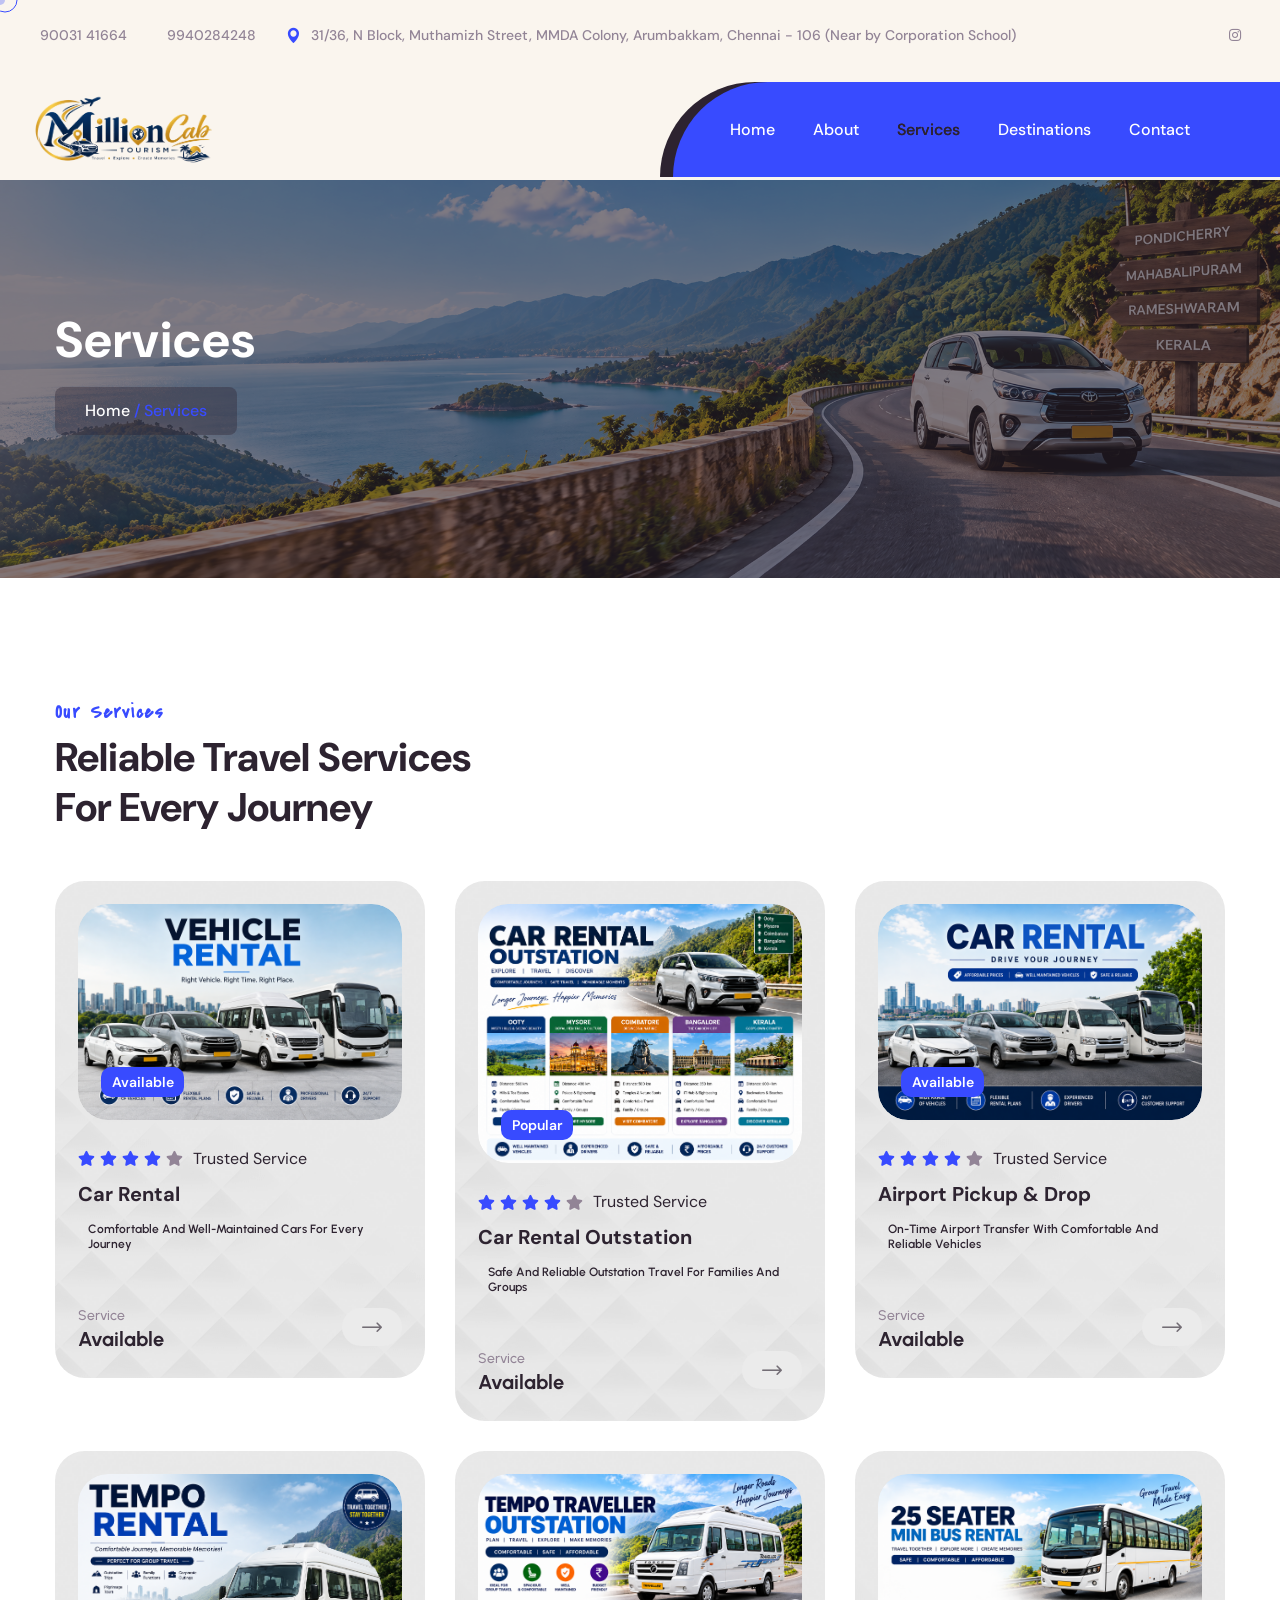
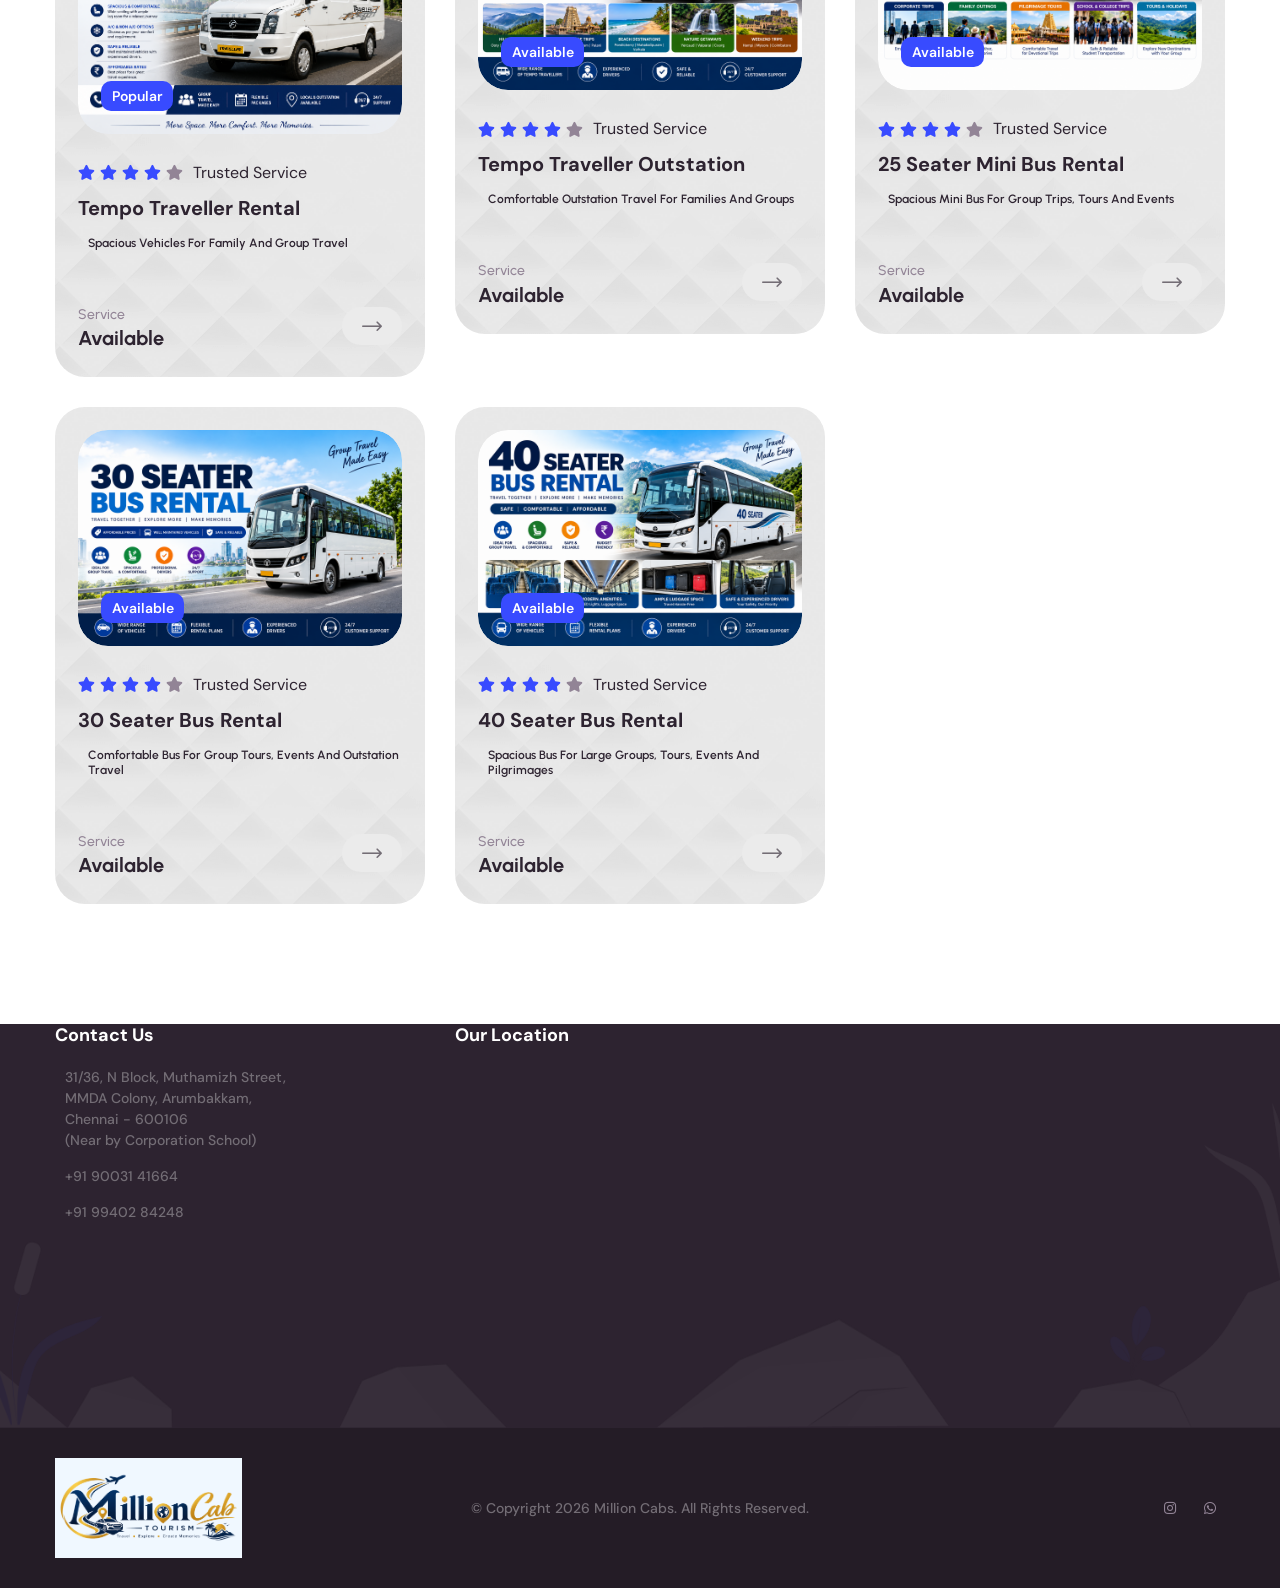
<file: services.html>
<!DOCTYPE html>
<html lang="en">

<head>
    <meta charset="UTF-8" />
    <meta name="viewport" content="width=device-width, initial-scale=1.0" />
 <title>Million cabs Tourism</title>
    <!-- favicons Icons -->
    <link rel="apple-touch-icon" sizes="180x180" href="assets/images/favicons/apple-touch-icon.png" />
    <link rel="icon" type="image/png" sizes="32x32" href="assets/images/favicons/favicon-32x32.png" />
    <link rel="icon" type="image/png" sizes="16x16" href="assets/images/favicons/favicon-16x16.png" />
    <link rel="manifest" href="assets/images/favicons/site.webmanifest" />
    <meta name="description" content="Trevlo is a modern HTML Template for Beauty, Spa Centers, Hair, Nail, Spa Salons & Cosmetic shops. The template perfectly fits Beauty Spa, Salon, and Wellness Treatments websites and businesses." />

    <!-- fonts -->
    <!-- fonts -->
    <link rel="preconnect" href="https://fonts.googleapis.com">
    <link rel="preconnect" href="https://fonts.gstatic.com" crossorigin>
    <link rel="preconnect" href="https://fonts.googleapis.com">
    <link href="https://fonts.googleapis.com/css2?family=DM+Sans:opsz,wght@9..40,400;9..40,500;9..40,700&display=swap" rel="stylesheet">
    <link href="https://fonts.googleapis.com/css2?family=Covered+By+Your+Grace&display=swap" rel="stylesheet">
    <link href="https://fonts.googleapis.com/css2?family=Urbanist:ital,wght@0,400;0,700;0,800;1,800&display=swap" rel="stylesheet">
    <link href="https://fonts.googleapis.com/css2?family=Manrope&display=swap" rel="stylesheet">
    <link href="https://fonts.googleapis.com/css2?family=Inter:wght@100..900&display=swap" rel="stylesheet">
    <link href="https://fonts.googleapis.com/css2?family=Dancing+Script:wght@400..700&display=swap" rel="stylesheet">
    <link href="https://fonts.googleapis.com/css2?family=Plus+Jakarta+Sans:ital,wght@0,200..800;1,200..800&display=swap" rel="stylesheet">

    <link rel="stylesheet" href="assets/vendors/bootstrap/css/bootstrap.min.css" />
    <link rel="stylesheet" href="assets/vendors/bootstrap-select/bootstrap-select.min.css" />
    <link rel="stylesheet" href="assets/vendors/animate/animate.min.css" />
    <link rel="stylesheet" href="assets/vendors/fontawesome/css/all.min.css" />
    <link rel="stylesheet" href="assets/vendors/jquery-ui/jquery-ui.css" />
    <link rel="stylesheet" href="assets/vendors/jarallax/jarallax.css" />
    <link rel="stylesheet" href="assets/vendors/jquery-magnific-popup/jquery.magnific-popup.css" />
    <link rel="stylesheet" href="assets/vendors/nouislider/nouislider.min.css" />
    <link rel="stylesheet" href="assets/vendors/nouislider/nouislider.pips.css" />
    <link rel="stylesheet" href="assets/vendors/tiny-slider/tiny-slider.css" />
    <link rel="stylesheet" href="assets/vendors/trevlo-icons/style.css" />
    <link rel="stylesheet" href="assets/vendors/daterangepicker-master/daterangepicker.css" />
    <link rel="stylesheet" href="assets/vendors/owl-carousel/css/owl.carousel.min.css" />
    <link rel="stylesheet" href="assets/vendors/owl-carousel/css/owl.theme.default.min.css" />

    <!-- template styles -->
    <link rel="stylesheet" href="assets/css/trevlo.css" />
</head>

<body class="custom-cursor">

    <div class="custom-cursor__cursor"></div>
    <div class="custom-cursor__cursor-two"></div>

    <div class="preloader">
        <div class="preloader__image" style="background-image: url(assets/images/loader.png);"></div>
    </div>
    <!-- /.preloader -->
    <div class="page-wrapper">
       


        <header class="main-header main-header--four sticky-header sticky-header--normal sticky-header--four">
            <div class="topbar-two">
                <div class="container">
                    <div class="topbar-two__inner">
                        <div class="topbar-two__left">
                            <ul class="topbar-two__info list-unstyled">
                                <li class="topbar-two__info-item">
                                    <span class="topbar-two__info-icon trevlo-one-icon-telephone"></span>
                                    <a href="tel:+919003141664" class="topbar-two__info-text">90031 41664</a>
                                </li>
                                 <li class="topbar-two__info-item">
                                    <span class="topbar-two__info-icon trevlo-one-icon-telephone"></span>
                                    <a href="tel:+919940284248" class="topbar-two__info-text">9940284248</a>
                                </li>
                                <li class="topbar-two__info-item">
                                    <span class="topbar-two__info-icon icon-location-1"></span>
                                    <span class="topbar-two__info-text">31/36, N Block, Muthamizh Street, MMDA Colony, Arumbakkam, Chennai - 106
(Near by Corporation School)</span>
                                </li>
                            </ul><!-- /.topbar-two__info -->
                        </div><!-- /.topbar-two__left -->
                        <div class="topbar-two__right">
                            <div class="social-links">
                                
                                <a href="https://www.instagram.com/millioncabtourism?igsi=Z2k2enQ5MW50eTd2">
                                    <i class="fab fa-instagram" aria-hidden="true"></i>
                                    <span class="sr-only">Instagram</span>
                                </a>
                                

                            </div><!-- /.social-links -->
                        </div><!-- /.topbar-two__right -->
                    </div><!-- /.topbar-two__inner -->
                </div><!-- /.container -->
            </div><!-- /.topbar-two -->
            <div class="container">
                <div class="main-header__inner">
                    <div class="main-header__logo">
                        <a href="#">
                            <img src="assets/images/logo-dark-2.png" alt="Trevlo HTML" width="187">
                        </a>
                    </div><!-- /.main-header__logo -->
                    <div class="main-header__right">
                        <nav class="main-header__nav main-menu">
                            <ul class="main-menu__list">


                                <li class="megamenu megamenu-clickable megamenu-clickable--toggler">
                                    <a href="index.html">Home</a>
                                    
                                </li>

                                <li>
                                    <a href="about.html">About</a>
                                </li>
                                <li >
                                    <a href="services.html">Services</a>
                                   
                                </li>
                                <li >
                                    <a href="tours.html">Destinations</a>
                                   
                                </li>
                               
                                
                                <li>
                                    <a href="contact.html">Contact</a>
                                </li>
                            </ul>
                        </nav><!-- /.main-header__nav -->
                        <div class="mobile-nav__btn mobile-nav__toggler">
                            <span></span>
                            <span></span>
                            <span></span>
                        </div><!-- /.mobile-nav__toggler -->
                        
                        <div class="main-header__phone">
                            <div class="main-header__phone-icon">
                                <span class="trevlo-one-icon-telephone"></span>
                            </div>
                            <div class="main-header__phone-text">
                                <p class="main-header__phone-title">Call Anytime</p>
                                <h4 class="main-header__phone-number"><a href="tel:+88012365499">+88 0123 654 99</a></h4>
                            </div>
                        </div><!-- /.main-header__phone -->
                    </div><!-- /.main-header__right -->
                </div><!-- /.main-header__inner -->
            </div><!-- /.container-fluid -->
            <img src="assets/images/shapes/main-header-shape-4-1.png" alt="shape" class="main-header__shape">
        </header><!-- /.main-header -->


        <section class="page-header">
            <div class="page-header__bg"></div>
            <!-- /.page-header__bg -->
            <div class="container">
                <h2 class="page-header__title wow animated fadeInLeft" data-wow-delay="0s" data-wow-duration="1500ms">Services</h2>
                <div class="page-header__breadcrumb-box">
                    <ul class="trevlo-breadcrumb">
                        <li><a href="index.html">Home</a></li>
                        <li>Services</li>
                    </ul><!-- /.trevlo-breadcrumb -->
                </div><!-- /.page-header__breadcrumb-box -->
            </div><!-- /.container -->
        </section><!-- /.page-header -->

  <section class="tour-listing-five section-space">
    <div class="container">

        <!-- Section Title -->
        <div class="tour-listing-five__top">
            <div class="row gutter-y-40 align-items-center">

                <div class="col-lg-8">
                    <div class="sec-title sec-title--two text-left">

                        <p class="sec-title__tagline">
                            Our Services
                        </p>

                        <h2 class="sec-title__title">
                            Reliable Travel Services <br>
                            For Every Journey
                        </h2>

                    </div>
                </div>

            </div>
        </div>


        <!-- Services Grid -->
        <div class="row g-4">

            <!-- 1. Car Rental -->
            <div class="col-lg-4 col-md-6">
                <div class="tour-listing-five__card">

                    <div class="tour-listing-five__card__bg"
                        style="background-image: url(assets/images/shapes/tour-shape-bg-5-1.png);">
                    </div>

                    <div class="tour-listing-five__card__inner">

                        <a href="contact.html"
                            class="tour-listing-five__card__image">

                            <img src="assets/images/tours/tour-6-1.jpg"
                                alt="Car Rental">

                            <div class="tour-listing-five__card__featured">
                                Available
                            </div>

                            <div class="tour-listing-five__card__overlay">
                                <span class="tour-listing-five__card__plus">
                                    <i class="icon-plus"></i>
                                </span>
                            </div>

                        </a>

                        <div class="tour-listing-five__card__content">

                            <div class="tour-listing-five__card__ratings">

                                <div class="trevlo-ratings">
                                    <i class="fa fa-star"></i>
                                    <i class="fa fa-star"></i>
                                    <i class="fa fa-star"></i>
                                    <i class="fa fa-star"></i>
                                    <i class="fa fa-star"></i>
                                </div>

                                <p class="tour-listing-five__card__ratings__text">
                                    Trusted Service
                                </p>

                            </div>

                            <h3 class="tour-listing-five__card__title">
                                <a href="contact.html">
                                    Car Rental
                                </a>
                            </h3>

                            <div class="tour-listing-five__card__location">

                                <span class="tour-listing-five__card__location__icon">
                                    <i class="trevlo-one-icon-maps-and-flags"></i>
                                </span>

                                <p class="tour-listing-five__card__location__text">
                                    Comfortable and well-maintained cars
                                    for every journey
                                </p>

                            </div>

                            <div class="tour-listing-five__card__bottom">

                                <div class="tour-listing-five__card__price-box">

                                    <p class="tour-listing-five__card__price-title">
                                        Service
                                    </p>

                                    <h4 class="tour-listing-five__card__price">
                                        Available
                                    </h4>

                                </div>

                                <div class="tour-listing-five__card__btn-group">
                                    <a href="contact.html"
                                        class="tour-listing-five__card__popup-btn">
                                        <span class="icon-right-arrow"></span>
                                    </a>
                                </div>

                            </div>

                        </div>
                    </div>
                </div>
            </div>


            <!-- 2. Car Rental Outstation -->
            <div class="col-lg-4 col-md-6">
                <div class="tour-listing-five__card">

                    <div class="tour-listing-five__card__bg"
                        style="background-image: url(assets/images/shapes/tour-shape-bg-5-1.png);">
                    </div>

                    <div class="tour-listing-five__card__inner">

                        <a href="contact.html"
                            class="tour-listing-five__card__image">

                            <img src="assets/images/tours/tour-6-3.jpg"
                                alt="Car Rental Outstation">

                            <div class="tour-listing-five__card__featured">
                                Popular
                            </div>

                            <div class="tour-listing-five__card__overlay">
                                <span class="tour-listing-five__card__plus">
                                    <i class="icon-plus"></i>
                                </span>
                            </div>

                        </a>

                        <div class="tour-listing-five__card__content">

                            <div class="tour-listing-five__card__ratings">

                                <div class="trevlo-ratings">
                                    <i class="fa fa-star"></i>
                                    <i class="fa fa-star"></i>
                                    <i class="fa fa-star"></i>
                                    <i class="fa fa-star"></i>
                                    <i class="fa fa-star"></i>
                                </div>

                                <p class="tour-listing-five__card__ratings__text">
                                    Trusted Service
                                </p>

                            </div>

                            <h3 class="tour-listing-five__card__title">
                                <a href="contact.html">
                                    Car Rental Outstation
                                </a>
                            </h3>

                            <div class="tour-listing-five__card__location">

                                <span class="tour-listing-five__card__location__icon">
                                    <i class="trevlo-one-icon-maps-and-flags"></i>
                                </span>

                                <p class="tour-listing-five__card__location__text">
                                    Safe and reliable outstation travel
                                    for families and groups
                                </p>

                            </div>

                            <div class="tour-listing-five__card__bottom">

                                <div class="tour-listing-five__card__price-box">

                                    <p class="tour-listing-five__card__price-title">
                                        Service
                                    </p>

                                    <h4 class="tour-listing-five__card__price">
                                        Available
                                    </h4>

                                </div>

                                <div class="tour-listing-five__card__btn-group">
                                    <a href="contact.html"
                                        class="tour-listing-five__card__popup-btn">
                                        <span class="icon-right-arrow"></span>
                                    </a>
                                </div>

                            </div>

                        </div>
                    </div>
                </div>
            </div>


            <!-- 3. Airport Pickup & Drop -->
            <div class="col-lg-4 col-md-6">
                <div class="tour-listing-five__card">

                    <div class="tour-listing-five__card__bg"
                        style="background-image: url(assets/images/shapes/tour-shape-bg-5-1.png);">
                    </div>

                    <div class="tour-listing-five__card__inner">

                        <a href="contact.html"
                            class="tour-listing-five__card__image">

                            <img src="assets/images/tours/tour-7-2.jpg"
                                alt="Airport Pickup and Drop">

                            <div class="tour-listing-five__card__featured">
                                Available
                            </div>

                            <div class="tour-listing-five__card__overlay">
                                <span class="tour-listing-five__card__plus">
                                    <i class="icon-plus"></i>
                                </span>
                            </div>

                        </a>

                        <div class="tour-listing-five__card__content">

                            <div class="tour-listing-five__card__ratings">

                                <div class="trevlo-ratings">
                                    <i class="fa fa-star"></i>
                                    <i class="fa fa-star"></i>
                                    <i class="fa fa-star"></i>
                                    <i class="fa fa-star"></i>
                                    <i class="fa fa-star"></i>
                                </div>

                                <p class="tour-listing-five__card__ratings__text">
                                    Trusted Service
                                </p>

                            </div>

                            <h3 class="tour-listing-five__card__title">
                                <a href="contact.html">
                                    Airport Pickup & Drop
                                </a>
                            </h3>

                            <div class="tour-listing-five__card__location">

                                <span class="tour-listing-five__card__location__icon">
                                    <i class="trevlo-one-icon-maps-and-flags"></i>
                                </span>

                                <p class="tour-listing-five__card__location__text">
                                    On-time airport transfer with
                                    comfortable and reliable vehicles
                                </p>

                            </div>

                            <div class="tour-listing-five__card__bottom">

                                <div class="tour-listing-five__card__price-box">

                                    <p class="tour-listing-five__card__price-title">
                                        Service
                                    </p>

                                    <h4 class="tour-listing-five__card__price">
                                        Available
                                    </h4>

                                </div>

                                <div class="tour-listing-five__card__btn-group">
                                    <a href="contact.html"
                                        class="tour-listing-five__card__popup-btn">
                                        <span class="icon-right-arrow"></span>
                                    </a>
                                </div>

                            </div>

                        </div>
                    </div>
                </div>
            </div>


            <!-- 4. Tempo Traveller -->
            <div class="col-lg-4 col-md-6">
                <div class="tour-listing-five__card">

                    <div class="tour-listing-five__card__bg"
                        style="background-image: url(assets/images/shapes/tour-shape-bg-5-1.png);">
                    </div>

                    <div class="tour-listing-five__card__inner">

                        <a href="contact.html"
                            class="tour-listing-five__card__image">

                            <img src="assets/images/tours/tour-7-4.jpg"
                                alt="Tempo Traveller Rental">

                            <div class="tour-listing-five__card__featured">
                                Popular
                            </div>

                            <div class="tour-listing-five__card__overlay">
                                <span class="tour-listing-five__card__plus">
                                    <i class="icon-plus"></i>
                                </span>
                            </div>

                        </a>

                        <div class="tour-listing-five__card__content">

                            <div class="tour-listing-five__card__ratings">

                                <div class="trevlo-ratings">
                                    <i class="fa fa-star"></i>
                                    <i class="fa fa-star"></i>
                                    <i class="fa fa-star"></i>
                                    <i class="fa fa-star"></i>
                                    <i class="fa fa-star"></i>
                                </div>

                                <p class="tour-listing-five__card__ratings__text">
                                    Trusted Service
                                </p>

                            </div>

                            <h3 class="tour-listing-five__card__title">
                                <a href="contact.html">
                                    Tempo Traveller Rental
                                </a>
                            </h3>

                            <div class="tour-listing-five__card__location">

                                <span class="tour-listing-five__card__location__icon">
                                    <i class="trevlo-one-icon-maps-and-flags"></i>
                                </span>

                                <p class="tour-listing-five__card__location__text">
                                    Spacious vehicles for family
                                    and group travel
                                </p>

                            </div>

                            <div class="tour-listing-five__card__bottom">

                                <div class="tour-listing-five__card__price-box">

                                    <p class="tour-listing-five__card__price-title">
                                        Service
                                    </p>

                                    <h4 class="tour-listing-five__card__price">
                                        Available
                                    </h4>

                                </div>

                                <div class="tour-listing-five__card__btn-group">
                                    <a href="contact.html"
                                        class="tour-listing-five__card__popup-btn">
                                        <span class="icon-right-arrow"></span>
                                    </a>
                                </div>

                            </div>

                        </div>
                    </div>
                </div>
            </div>


            <!-- 5. Tempo Traveller Outstation -->
            <div class="col-lg-4 col-md-6">
                <div class="tour-listing-five__card">

                    <div class="tour-listing-five__card__bg"
                        style="background-image: url(assets/images/shapes/tour-shape-bg-5-1.png);">
                    </div>

                    <div class="tour-listing-five__card__inner">

                        <a href="contact.html"
                            class="tour-listing-five__card__image">

                            <img src="assets/images/tours/tour-7-3.jpg"
                                alt="Tempo Traveller Outstation">

                            <div class="tour-listing-five__card__featured">
                                Available
                            </div>

                            <div class="tour-listing-five__card__overlay">
                                <span class="tour-listing-five__card__plus">
                                    <i class="icon-plus"></i>
                                </span>
                            </div>

                        </a>

                        <div class="tour-listing-five__card__content">

                            <div class="tour-listing-five__card__ratings">

                                <div class="trevlo-ratings">
                                    <i class="fa fa-star"></i>
                                    <i class="fa fa-star"></i>
                                    <i class="fa fa-star"></i>
                                    <i class="fa fa-star"></i>
                                    <i class="fa fa-star"></i>
                                </div>

                                <p class="tour-listing-five__card__ratings__text">
                                    Trusted Service
                                </p>

                            </div>

                            <h3 class="tour-listing-five__card__title">
                                <a href="contact.html">
                                    Tempo Traveller Outstation
                                </a>
                            </h3>

                            <div class="tour-listing-five__card__location">

                                <span class="tour-listing-five__card__location__icon">
                                    <i class="trevlo-one-icon-maps-and-flags"></i>
                                </span>

                                <p class="tour-listing-five__card__location__text">
                                    Comfortable outstation travel
                                    for families and groups
                                </p>

                            </div>

                            <div class="tour-listing-five__card__bottom">

                                <div class="tour-listing-five__card__price-box">

                                    <p class="tour-listing-five__card__price-title">
                                        Service
                                    </p>

                                    <h4 class="tour-listing-five__card__price">
                                        Available
                                    </h4>

                                </div>

                                <div class="tour-listing-five__card__btn-group">
                                    <a href="contact.html"
                                        class="tour-listing-five__card__popup-btn">
                                        <span class="icon-right-arrow"></span>
                                    </a>
                                </div>

                            </div>

                        </div>
                    </div>
                </div>
            </div>


            <!-- 6. 25 Seater Mini Bus -->
            <div class="col-lg-4 col-md-6">
                <div class="tour-listing-five__card">

                    <div class="tour-listing-five__card__bg"
                        style="background-image: url(assets/images/shapes/tour-shape-bg-5-1.png);">
                    </div>

                    <div class="tour-listing-five__card__inner">

                        <a href="contact.html"
                            class="tour-listing-five__card__image">

                            <img src="assets/images/tours/tour-5.jpg"
                                alt="25 Seater Mini Bus Rental">

                            <div class="tour-listing-five__card__featured">
                                Available
                            </div>

                            <div class="tour-listing-five__card__overlay">
                                <span class="tour-listing-five__card__plus">
                                    <i class="icon-plus"></i>
                                </span>
                            </div>

                        </a>

                        <div class="tour-listing-five__card__content">

                            <div class="tour-listing-five__card__ratings">

                                <div class="trevlo-ratings">
                                    <i class="fa fa-star"></i>
                                    <i class="fa fa-star"></i>
                                    <i class="fa fa-star"></i>
                                    <i class="fa fa-star"></i>
                                    <i class="fa fa-star"></i>
                                </div>

                                <p class="tour-listing-five__card__ratings__text">
                                    Trusted Service
                                </p>

                            </div>

                            <h3 class="tour-listing-five__card__title">
                                <a href="contact.html">
                                    25 Seater Mini Bus Rental
                                </a>
                            </h3>

                            <div class="tour-listing-five__card__location">

                                <span class="tour-listing-five__card__location__icon">
                                    <i class="trevlo-one-icon-maps-and-flags"></i>
                                </span>

                                <p class="tour-listing-five__card__location__text">
                                    Spacious mini bus for group
                                    trips, tours and events
                                </p>

                            </div>

                            <div class="tour-listing-five__card__bottom">

                                <div class="tour-listing-five__card__price-box">

                                    <p class="tour-listing-five__card__price-title">
                                        Service
                                    </p>

                                    <h4 class="tour-listing-five__card__price">
                                        Available
                                    </h4>

                                </div>

                                <div class="tour-listing-five__card__btn-group">
                                    <a href="contact.html"
                                        class="tour-listing-five__card__popup-btn">
                                        <span class="icon-right-arrow"></span>
                                    </a>
                                </div>

                            </div>

                        </div>
                    </div>
                </div>
            </div>


            <!-- 7. 30 Seater Bus -->
            <div class="col-lg-4 col-md-6">
                <div class="tour-listing-five__card">

                    <div class="tour-listing-five__card__bg"
                        style="background-image: url(assets/images/shapes/tour-shape-bg-5-1.png);">
                    </div>

                    <div class="tour-listing-five__card__inner">

                        <a href="contact.html"
                            class="tour-listing-five__card__image">

                            <img src="assets/images/tours/tour-6-2.jpg"
                                alt="30 Seater Bus Rental">

                            <div class="tour-listing-five__card__featured">
                                Available
                            </div>

                            <div class="tour-listing-five__card__overlay">
                                <span class="tour-listing-five__card__plus">
                                    <i class="icon-plus"></i>
                                </span>
                            </div>

                        </a>

                        <div class="tour-listing-five__card__content">

                            <div class="tour-listing-five__card__ratings">

                                <div class="trevlo-ratings">
                                    <i class="fa fa-star"></i>
                                    <i class="fa fa-star"></i>
                                    <i class="fa fa-star"></i>
                                    <i class="fa fa-star"></i>
                                    <i class="fa fa-star"></i>
                                </div>

                                <p class="tour-listing-five__card__ratings__text">
                                    Trusted Service
                                </p>

                            </div>

                            <h3 class="tour-listing-five__card__title">
                                <a href="contact.html">
                                    30 Seater Bus Rental
                                </a>
                            </h3>

                            <div class="tour-listing-five__card__location">

                                <span class="tour-listing-five__card__location__icon">
                                    <i class="trevlo-one-icon-maps-and-flags"></i>
                                </span>

                                <p class="tour-listing-five__card__location__text">
                                    Comfortable bus for group tours,
                                    events and outstation travel
                                </p>

                            </div>

                            <div class="tour-listing-five__card__bottom">

                                <div class="tour-listing-five__card__price-box">

                                    <p class="tour-listing-five__card__price-title">
                                        Service
                                    </p>

                                    <h4 class="tour-listing-five__card__price">
                                        Available
                                    </h4>

                                </div>

                                <div class="tour-listing-five__card__btn-group">
                                    <a href="contact.html"
                                        class="tour-listing-five__card__popup-btn">
                                        <span class="icon-right-arrow"></span>
                                    </a>
                                </div>

                            </div>

                        </div>
                    </div>
                </div>
            </div>


            <!-- 8. 40 Seater Bus -->
            <div class="col-lg-4 col-md-6">
                <div class="tour-listing-five__card">

                    <div class="tour-listing-five__card__bg"
                        style="background-image: url(assets/images/shapes/tour-shape-bg-5-1.png);">
                    </div>

                    <div class="tour-listing-five__card__inner">

                        <a href="contact.html"
                            class="tour-listing-five__card__image">

                            <img src="assets/images/tours/tour8.jpg"
                                alt="40 Seater Bus Rental">

                            <div class="tour-listing-five__card__featured">
                                Available
                            </div>

                            <div class="tour-listing-five__card__overlay">
                                <span class="tour-listing-five__card__plus">
                                    <i class="icon-plus"></i>
                                </span>
                            </div>

                        </a>

                        <div class="tour-listing-five__card__content">

                            <div class="tour-listing-five__card__ratings">

                                <div class="trevlo-ratings">
                                    <i class="fa fa-star"></i>
                                    <i class="fa fa-star"></i>
                                    <i class="fa fa-star"></i>
                                    <i class="fa fa-star"></i>
                                    <i class="fa fa-star"></i>
                                </div>

                                <p class="tour-listing-five__card__ratings__text">
                                    Trusted Service
                                </p>

                            </div>

                            <h3 class="tour-listing-five__card__title">
                                <a href="contact.html">
                                    40 Seater Bus Rental
                                </a>
                            </h3>

                            <div class="tour-listing-five__card__location">

                                <span class="tour-listing-five__card__location__icon">
                                    <i class="trevlo-one-icon-maps-and-flags"></i>
                                </span>

                                <p class="tour-listing-five__card__location__text">
                                    Spacious bus for large groups,
                                    tours, events and pilgrimages
                                </p>

                            </div>

                            <div class="tour-listing-five__card__bottom">

                                <div class="tour-listing-five__card__price-box">

                                    <p class="tour-listing-five__card__price-title">
                                        Service
                                    </p>

                                    <h4 class="tour-listing-five__card__price">
                                        Available
                                    </h4>

                                </div>

                                <div class="tour-listing-five__card__btn-group">
                                    <a href="contact.html"
                                        class="tour-listing-five__card__popup-btn">
                                        <span class="icon-right-arrow"></span>
                                    </a>
                                </div>

                            </div>

                        </div>
                    </div>
                </div>
            </div>

        </div>
    </div>
</section>

    <footer class="footer-two">

    <div class="footer-two__inner">

        <div class="footer-two__bg"
            style="background-image: url(assets/images/shapes/footer-bg-2-1.png);">
        </div>

        <div class="container">

            <!-- Footer Top -->
            <!-- <div class="footer-two__top">

                <div class="footer-two__top__bg"
                    style="background-image: url(assets/images/shapes/footer-top-bg-2-1.png);">
                </div>

                <div class="footer-two__author">

                    <div class="footer-two__author__image">
                        <img src="assets/images/resources/author-1.png" alt="customer">
                        <img src="assets/images/resources/author-2.png" alt="customer">
                        <img src="assets/images/resources/author-3.png" alt="customer">
                        <img src="assets/images/resources/author-4.png" alt="customer">
                    </div>

                    <div class="footer-two__author__text">

                        <h3 class="footer-two__author__total">
                            1000+
                        </h3>

                        <h3 class="footer-two__author__title">
                            Happy Customers
                        </h3>

                    </div>

                </div>

                <div class="footer-two__image"
                    style="background-image: url(assets/images/resources/footer-image-2-1.jpg);">

                    <a href="contact.html"
                        class="trevlo-btn trevlo-btn--two trevlo-btn--white">

                        <span>Book Your Cab</span>

                        <i class="trevlo-one-icon-up-right-arrow"></i>

                    </a>

                </div>

            </div> -->


            <!-- Footer Content -->
            <!-- Footer Contact & Map Start -->
<div class="row gutter-y-40">

    <!-- Contact -->
    <div class="col-xl-4 col-lg-6 col-md-6">
        <div class="footer-widget footer-widget--contact">

            <h2 class="footer-widget__title">Contact Us</h2>

            <ul class="footer-widget__info">

                <li>
                    <i class="trevlo-one-icon-maps-and-flags"></i>
                    <span>
                        31/36, N Block, Muthamizh Street,<br>
                        MMDA Colony, Arumbakkam,<br>
                        Chennai - 600106<br>
                        (Near by Corporation School)
                    </span>
                </li>

                <li>
                    <i class="trevlo-one-icon-telephone"></i>
                    <a href="tel:+919003141664">
                        +91 90031 41664
                    </a>
                </li>

                <li>
                    <i class="trevlo-one-icon-telephone"></i>
                    <a href="tel:+919940284248">
                        +91 99402 84248
                    </a>
                </li>

            </ul>

        </div>
    </div>


    <!-- Google Map -->
    <div class="col-xl-8 col-lg-6 col-md-6">
        <div class="footer-widget footer-widget--map">

            <h2 class="footer-widget__title">Our Location</h2>

            <div class="footer-map">
                <iframe
                    src="https://www.google.com/maps/embed?pb=!1m18!1m12!1m3!1d15546.179893808741!2d80.19666674072126!3d13.06461014848268!2m3!1f0!2f0!3f0!3m2!1i1024!2i768!4f13.1!3m3!1m2!1s0x3a5267a8fd990fed%3A0xbdd3f49c041173e7!2sMillion%20Cabs%20Tourism%20%7C%20Arumbakkam!5e0!3m2!1sen!2sin!4v1788286478939!5m2!1sen!2sin"
                    width="100%"
                    height="300"
                    style="border:0;"
                    allowfullscreen=""
                    loading="lazy"
                    referrerpolicy="strict-origin-when-cross-origin">
                </iframe>
            </div>

        </div>
    </div>

</div>
<!-- Footer Contact & Map End -->

        </div>

    </div>


    <!-- Footer Bottom -->
    <div class="footer-two__bottom">

        <div class="container">

            <div class="row gutter-y-30 align-items-center">

                <!-- Logo -->
                <div class="col-lg-3 col-md-6">

                    <a href="#"
                        class="footer-two__bottom-logo">

                        <img src="assets/images/logo-dark-2.png"
                            alt="Million Cabs"
                            width="187" style="background-color: aliceblue;">

                    </a>

                </div>


                <!-- Copyright -->
                <div class="col-lg-6 col-md-6">

                    <p class="footer-two__copyright">

                        &copy; Copyright
                        <span class="dynamic-year"></span>
                        <span>Million Cabs. All Rights Reserved.</span>

                    </p>

                </div>


                <!-- Social Media -->
                <div class="col-lg-3">

                    <div class="social-links">

                       

                       
<!-- Instagram -->
            <a href="https://www.instagram.com/millioncabtourism?igsi=Z2k2enQ5MW50eTd2"
                target="_blank"
                rel="noopener noreferrer"
                aria-label="Instagram">

                <i class="fab fa-instagram" aria-hidden="true"></i>

                <span class="sr-only">
                    Instagram
                </span>

            </a>


            <!-- WhatsApp -->
            <a href="https://wa.me/919003141664"
                target="_blank"
                rel="noopener noreferrer"
                aria-label="WhatsApp">

                <i class="fab fa-whatsapp" aria-hidden="true"></i>

                <span class="sr-only">
                    WhatsApp
                </span>

            </a>
                        

                    </div>

                </div>

            </div>

        </div>

    </div>
<!-- Footer Map -->

</footer>
<!-- Footer End -->

    </div><!-- /.page-wrapper -->
   <div class="mobile-nav__wrapper">
    <div class="mobile-nav__overlay mobile-nav__toggler"></div>
    <!-- /.mobile-nav__overlay -->

    <div class="mobile-nav__content">

        <span class="mobile-nav__close mobile-nav__toggler">
            <i class="fa fa-times"></i>
        </span>

        <div class="logo-box">
            <a href="#" aria-label="logo image">
                <img src="assets/images/logo-dark-2.png" width="187" alt="Million Cab Tourism" />
            </a>
        </div>
        <!-- /.logo-box -->

        <div class="mobile-nav__container"></div>
        <!-- /.mobile-nav__container -->

        <ul class="mobile-nav__contact list-unstyled">

            <!-- Email -->
           

            <!-- Phone -->
            <li>
                <i class="fa fa-phone-alt"></i>
                <a href="tel:+919003141664">
                    +91 90031 41664
                </a>
            </li>

        </ul>
        <!-- /.mobile-nav__contact -->


        <!-- Social Media -->
        <div class="mobile-nav__social">

            <!-- Instagram -->
            <a href="https://www.instagram.com/millioncabtourism?igsi=Z2k2enQ5MW50eTd2"
                target="_blank"
                rel="noopener noreferrer"
                aria-label="Instagram">

                <i class="fab fa-instagram" aria-hidden="true"></i>

                <span class="sr-only">
                    Instagram
                </span>

            </a>


            <!-- WhatsApp -->
            <a href="https://wa.me/919003141664"
                target="_blank"
                rel="noopener noreferrer"
                aria-label="WhatsApp">

                <i class="fab fa-whatsapp" aria-hidden="true"></i>

                <span class="sr-only">
                    WhatsApp
                </span>

            </a>

        </div>
        <!-- /.mobile-nav__social -->

    </div>
    <!-- /.mobile-nav__content -->

</div>
    <!-- /.mobile-nav__wrapper -->
    <div class="search-popup">
        <div class="search-popup__overlay search-toggler"></div>
        <!-- /.search-popup__overlay -->
        <div class="search-popup__content">
            <form role="search" method="get" class="search-popup__form" action="#">
                <input type="text" id="search" placeholder="Search Here..." />
                <button type="submit" aria-label="search submit" class="search-popup__btn trevlo-btn trevlo-btn--base">
                    <span class="icon-search"></span>
                </button>
            </form>
        </div>
        <!-- /.search-popup__content -->
    </div>
    <!-- /.search-popup -->

    <a href="#" data-target="html" class="scroll-to-target scroll-to-top">
        <span class="scroll-to-top__text">back top</span>
        <span class="scroll-to-top__wrapper"><span class="scroll-to-top__inner"></span></span>
    </a>
<script>
document.addEventListener("DOMContentLoaded", function () {

    const params = new URLSearchParams(window.location.search);
    const destination = params.get("destination");

    const destinationInput = document.getElementById("destination");

    if (destination && destinationInput) {
        destinationInput.value = destination;
    }

});
</script>
    <script src="assets/vendors/jquery/jquery-3.7.0.min.js"></script>
    <script src="assets/vendors/bootstrap/js/bootstrap.bundle.min.js"></script>
    <script src="assets/vendors/bootstrap-select/bootstrap-select.min.js"></script>
    <script src="assets/vendors/jarallax/jarallax.min.js"></script>
    <script src="assets/vendors/jquery-ui/jquery-ui.js"></script>
    <script src="assets/vendors/jquery-ajaxchimp/jquery.ajaxchimp.min.js"></script>
    <script src="assets/vendors/jquery-appear/jquery.appear.min.js"></script>
    <script src="assets/vendors/jquery-circle-progress/jquery.circle-progress.min.js"></script>
    <script src="assets/vendors/jquery-magnific-popup/jquery.magnific-popup.min.js"></script>
    <script src="assets/vendors/jquery-validate/jquery.validate.min.js"></script>
    <script src="assets/vendors/nouislider/nouislider.min.js"></script>
    <script src="assets/vendors/tiny-slider/tiny-slider.js"></script>
    <script src="assets/vendors/wnumb/wNumb.min.js"></script>
    <script src="assets/vendors/owl-carousel/js/owl.carousel.min.js"></script>
    <script src="assets/vendors/owl-carousel/js/owlcarousel2-filter.min.js"></script>
    <script src="assets/vendors/wow/wow.js"></script>
    <script src="assets/vendors/tilt/tilt.jquery.js"></script>
    <script src="assets/vendors/simpleParallax/simpleParallax.min.js"></script>
    <script src="assets/vendors/imagesloaded/imagesloaded.min.js"></script>
    <script src="assets/vendors/isotope/isotope.js"></script>
    <script src="assets/vendors/countdown/countdown.min.js"></script>
    <script src="assets/vendors/daterangepicker-master/moment.min.js"></script>
    <script src="assets/vendors/daterangepicker-master/daterangepicker.js"></script>
    <script src="assets/vendors/jquery-circleType/jquery.circleType.js"></script>
    <script src="assets/vendors/jquery-lettering/jquery.lettering.min.js"></script>
    <!-- template js -->
    <script src="assets/js/trevlo.js"></script>
</body>

</html>
</file>
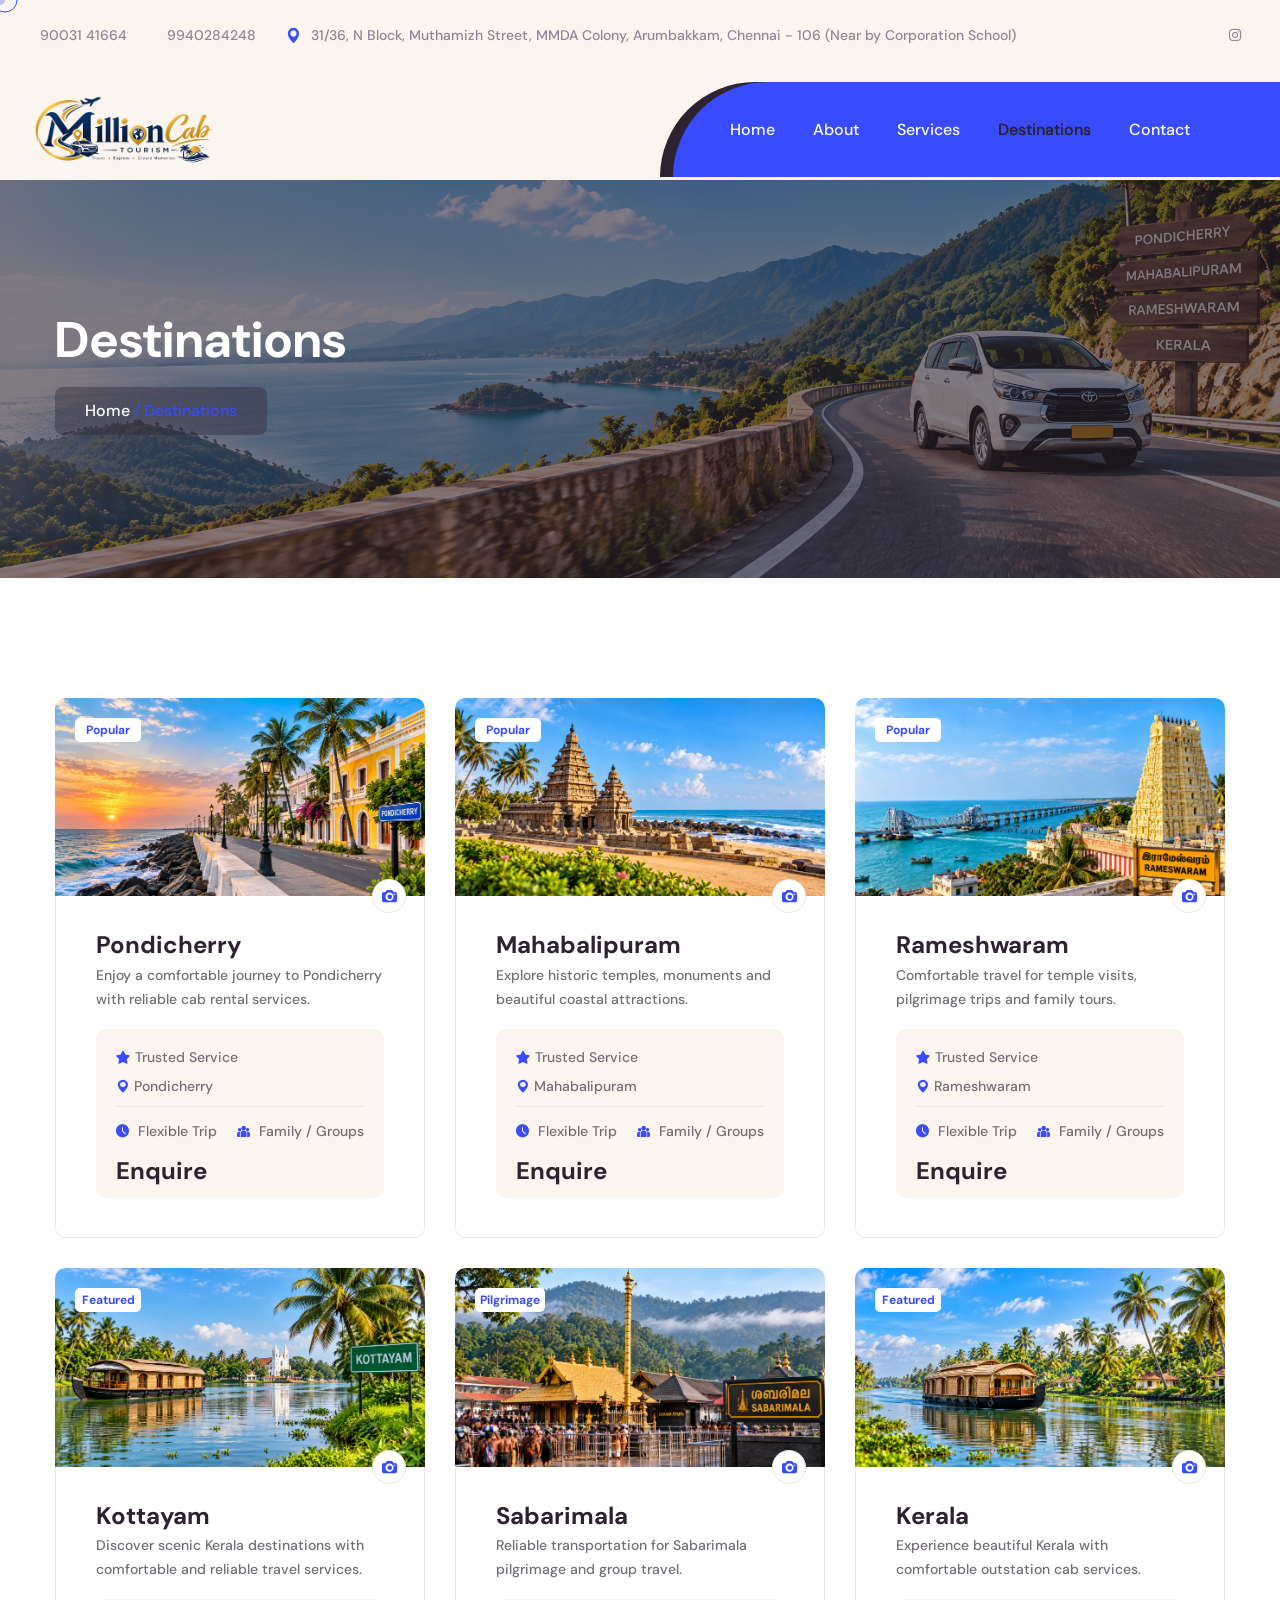
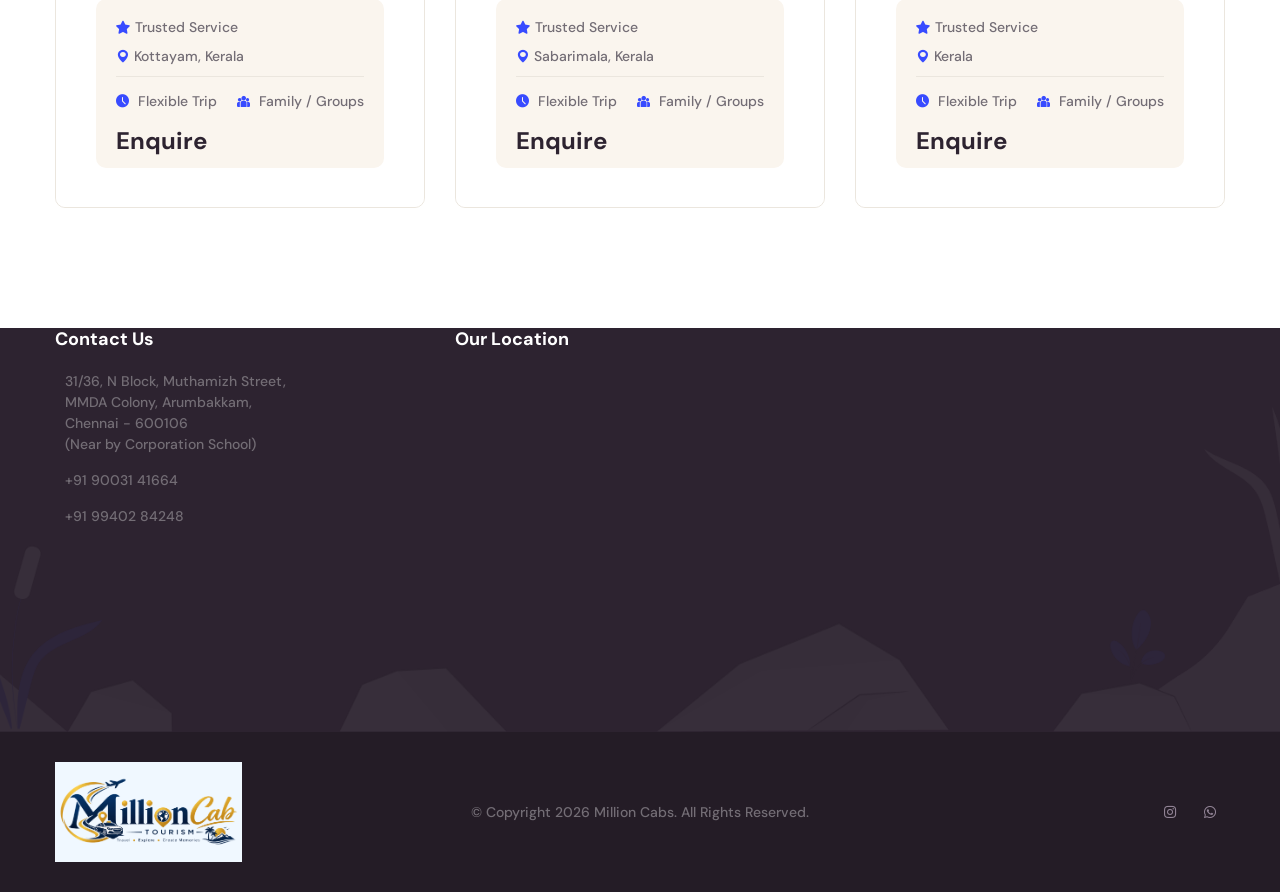
<file: tours.html>
<!DOCTYPE html>
<html lang="en">

<head>
    <meta charset="UTF-8" />
    <meta name="viewport" content="width=device-width, initial-scale=1.0" />
   <title>Million cabs Tourism</title>
    <!-- favicons Icons -->
    <link rel="apple-touch-icon" sizes="180x180" href="assets/images/favicons/apple-touch-icon.png" />
    <link rel="icon" type="image/png" sizes="32x32" href="assets/images/favicons/favicon-32x32.png" />
    <link rel="icon" type="image/png" sizes="16x16" href="assets/images/favicons/favicon-16x16.png" />
    <link rel="manifest" href="assets/images/favicons/site.webmanifest" />
    <meta name="description" content="Trevlo is a modern HTML Template for Beauty, Spa Centers, Hair, Nail, Spa Salons & Cosmetic shops. The template perfectly fits Beauty Spa, Salon, and Wellness Treatments websites and businesses." />

    <!-- fonts -->
    <!-- fonts -->
    <link rel="preconnect" href="https://fonts.googleapis.com">
    <link rel="preconnect" href="https://fonts.gstatic.com" crossorigin>
    <link rel="preconnect" href="https://fonts.googleapis.com">
    <link href="https://fonts.googleapis.com/css2?family=DM+Sans:opsz,wght@9..40,400;9..40,500;9..40,700&display=swap" rel="stylesheet">
    <link href="https://fonts.googleapis.com/css2?family=Covered+By+Your+Grace&display=swap" rel="stylesheet">
    <link href="https://fonts.googleapis.com/css2?family=Urbanist:ital,wght@0,400;0,700;0,800;1,800&display=swap" rel="stylesheet">
    <link href="https://fonts.googleapis.com/css2?family=Manrope&display=swap" rel="stylesheet">
    <link href="https://fonts.googleapis.com/css2?family=Inter:wght@100..900&display=swap" rel="stylesheet">
    <link href="https://fonts.googleapis.com/css2?family=Dancing+Script:wght@400..700&display=swap" rel="stylesheet">
    <link href="https://fonts.googleapis.com/css2?family=Plus+Jakarta+Sans:ital,wght@0,200..800;1,200..800&display=swap" rel="stylesheet">

    <link rel="stylesheet" href="assets/vendors/bootstrap/css/bootstrap.min.css" />
    <link rel="stylesheet" href="assets/vendors/bootstrap-select/bootstrap-select.min.css" />
    <link rel="stylesheet" href="assets/vendors/animate/animate.min.css" />
    <link rel="stylesheet" href="assets/vendors/fontawesome/css/all.min.css" />
    <link rel="stylesheet" href="assets/vendors/jquery-ui/jquery-ui.css" />
    <link rel="stylesheet" href="assets/vendors/jarallax/jarallax.css" />
    <link rel="stylesheet" href="assets/vendors/jquery-magnific-popup/jquery.magnific-popup.css" />
    <link rel="stylesheet" href="assets/vendors/nouislider/nouislider.min.css" />
    <link rel="stylesheet" href="assets/vendors/nouislider/nouislider.pips.css" />
    <link rel="stylesheet" href="assets/vendors/tiny-slider/tiny-slider.css" />
    <link rel="stylesheet" href="assets/vendors/trevlo-icons/style.css" />
    <link rel="stylesheet" href="assets/vendors/daterangepicker-master/daterangepicker.css" />
    <link rel="stylesheet" href="assets/vendors/owl-carousel/css/owl.carousel.min.css" />
    <link rel="stylesheet" href="assets/vendors/owl-carousel/css/owl.theme.default.min.css" />

    <!-- template styles -->
    <link rel="stylesheet" href="assets/css/trevlo.css" />
</head>

<body class="custom-cursor">

    <div class="custom-cursor__cursor"></div>
    <div class="custom-cursor__cursor-two"></div>

    <div class="preloader">
        <div class="preloader__image" style="background-image: url(assets/images/loader.png);"></div>
    </div>
    <!-- /.preloader -->
    <div class="page-wrapper">
    


      
        <header class="main-header main-header--four sticky-header sticky-header--normal sticky-header--four">
            <div class="topbar-two">
                <div class="container">
                    <div class="topbar-two__inner">
                        <div class="topbar-two__left">
                            <ul class="topbar-two__info list-unstyled">
                                <li class="topbar-two__info-item">
                                    <span class="topbar-two__info-icon trevlo-one-icon-telephone"></span>
                                    <a href="tel:+919003141664" class="topbar-two__info-text">90031 41664</a>
                                </li>
                                 <li class="topbar-two__info-item">
                                    <span class="topbar-two__info-icon trevlo-one-icon-telephone"></span>
                                    <a href="tel:+919940284248" class="topbar-two__info-text">9940284248</a>
                                </li>
                                <li class="topbar-two__info-item">
                                    <span class="topbar-two__info-icon icon-location-1"></span>
                                    <span class="topbar-two__info-text">31/36, N Block, Muthamizh Street, MMDA Colony, Arumbakkam, Chennai - 106
(Near by Corporation School)</span>
                                </li>
                            </ul><!-- /.topbar-two__info -->
                        </div><!-- /.topbar-two__left -->
                        <div class="topbar-two__right">
                            <div class="social-links">
                                
                                <a href="https://www.instagram.com/millioncabtourism?igsi=Z2k2enQ5MW50eTd2">
                                    <i class="fab fa-instagram" aria-hidden="true"></i>
                                    <span class="sr-only">Instagram</span>
                                </a>
                                

                            </div><!-- /.social-links -->
                        </div><!-- /.topbar-two__right -->
                    </div><!-- /.topbar-two__inner -->
                </div><!-- /.container -->
            </div><!-- /.topbar-two -->
            <div class="container">
                <div class="main-header__inner">
                    <div class="main-header__logo">
                        <a href="#">
                            <img src="assets/images/logo-dark-2.png" alt="Trevlo HTML" width="187">
                        </a>
                    </div><!-- /.main-header__logo -->
                    <div class="main-header__right">
                        <nav class="main-header__nav main-menu">
                            <ul class="main-menu__list">


                                <li class="megamenu megamenu-clickable megamenu-clickable--toggler">
                                    <a href="index.html">Home</a>
                                    
                                </li>

                                <li>
                                    <a href="about.html">About</a>
                                </li>
                                <li >
                                    <a href="services.html">Services</a>
                                   
                                </li>
                                <li >
                                    <a href="tours.html">Destinations</a>
                                   
                                </li>
                               
                                
                                <li>
                                    <a href="contact.html">Contact</a>
                                </li>
                            </ul>
                        </nav><!-- /.main-header__nav -->
                        <div class="mobile-nav__btn mobile-nav__toggler">
                            <span></span>
                            <span></span>
                            <span></span>
                        </div><!-- /.mobile-nav__toggler -->
                        
                        <div class="main-header__phone">
                            <div class="main-header__phone-icon">
                                <span class="trevlo-one-icon-telephone"></span>
                            </div>
                            <div class="main-header__phone-text">
                                <p class="main-header__phone-title">Call Anytime</p>
                                <h4 class="main-header__phone-number"><a href="tel:+88012365499">+88 0123 654 99</a></h4>
                            </div>
                        </div><!-- /.main-header__phone -->
                    </div><!-- /.main-header__right -->
                </div><!-- /.main-header__inner -->
            </div><!-- /.container-fluid -->
            <img src="assets/images/shapes/main-header-shape-4-1.png" alt="shape" class="main-header__shape">
        </header><!-- /.main-header -->

        <section class="page-header">
            <div class="page-header__bg"></div>
            <!-- /.page-header__bg -->
            <div class="container">
                <h2 class="page-header__title wow animated fadeInLeft" data-wow-delay="0s" data-wow-duration="1500ms">Destinations</h2>
                <div class="page-header__breadcrumb-box">
                    <ul class="trevlo-breadcrumb">
                        <li><a href="index.html">Home</a></li>
                        <li>Destinations</li>
                    </ul><!-- /.trevlo-breadcrumb -->
                </div><!-- /.page-header__breadcrumb-box -->
            </div><!-- /.container -->
        </section><!-- /.page-header -->

     <!-- Tour Destinations Start -->
<section class="tour-listing-one tour-listing section-space">
    <div class="container">

        <div class="row">

            <!-- ================= PONDICHERRY ================= -->
            <div class="col-xl-4 col-md-6 wow animated fadeInUp"
                data-wow-delay="0.1s"
                data-wow-duration="1500ms">

                <div class="tour-listing__card">

                    <a href="contact.html" class="tour-listing__card-image-box">

                        <img src="assets/images/tours/tour-3-1.jpg"
                            alt="Pondicherry Tour"
                            class="tour-listing__card-image">

                        <div class="tour-listing__card-btn-group">

                            <div class="tour-listing__card-featured">
                                Popular
                            </div>

                        </div>

                        <div class="tour-listing__card-image-overlay"></div>

                    </a>

                    <div class="tour-listing__card-content">

                        <div class="tour-listing__card-camera-group">

                            <a href="javascript:void(0);"
                                class="tour-listing__card-camera-btn">
                                <span class="icon-photo-camera-1"></span>
                            </a>

                        </div>

                        <h3 class="tour-listing__card-title">
                            <a href="contact.html">
                                Pondicherry
                            </a>
                        </h3>

                        <p class="tour-listing__card-text text-small">
                            Enjoy a comfortable journey to Pondicherry
                            with reliable cab rental services.
                        </p>

                        <div class="tour-listing__card-inner-content">

                            <div class="tour-listing__card-review-box">
                                <span class="icon-star"></span>
                                <p class="tour-listing__card-review-text text-small">
                                    Trusted Service
                                </p>
                            </div>

                            <div class="tour-listing__card-location-box">
                                <span class="icon-location-1"></span>
                                <p class="tour-listing__card-location-text text-small">
                                    Pondicherry
                                </p>
                            </div>

                            <div class="tour-listing__card-divider"></div>

                            <div class="tour-listing__card-bottom">

                                <div class="tour-listing__card-bottom-left">

                                    <div class="tour-listing__card-day">
                                        <span class="icon-clock-1"></span>
                                        <p class="tour-listing__card-day-text text-small">
                                            Flexible Trip
                                        </p>
                                    </div>

                                    <div class="tour-listing__card-people">
                                        <span class="icon-Duration"></span>
                                        <p class="tour-listing__card-people-text text-small">
                                            Family / Groups
                                        </p>
                                    </div>

                                </div>

                                <div class="tour-listing__card-bottom-right">
                                    <h4 class="tour-listing__card-price">
                                        Enquire
                                    </h4>
                                </div>

                            </div>

                        </div>
                    </div>
                </div>
            </div>


            <!-- ================= MAHABALIPURAM ================= -->
            <div class="col-xl-4 col-md-6 wow animated fadeInUp"
                data-wow-delay="0.3s"
                data-wow-duration="1500ms">

                <div class="tour-listing__card">

                    <a href="contact.html" class="tour-listing__card-image-box">

                        <img src="assets/images/tours/tour-3-2.jpg"
                            alt="Mahabalipuram Tour"
                            class="tour-listing__card-image">

                        <div class="tour-listing__card-btn-group">

                            <div class="tour-listing__card-featured">
                                Popular
                            </div>

                        </div>

                        <div class="tour-listing__card-image-overlay"></div>

                    </a>

                    <div class="tour-listing__card-content">

                        <div class="tour-listing__card-camera-group">

                            <a href="javascript:void(0);"
                                class="tour-listing__card-camera-btn">
                                <span class="icon-photo-camera-1"></span>
                            </a>

                        </div>

                        <h3 class="tour-listing__card-title">
                            <a href="contact.html">
                                Mahabalipuram
                            </a>
                        </h3>

                        <p class="tour-listing__card-text text-small">
                            Explore historic temples, monuments and
                            beautiful coastal attractions.
                        </p>

                        <div class="tour-listing__card-inner-content">

                            <div class="tour-listing__card-review-box">
                                <span class="icon-star"></span>
                                <p class="tour-listing__card-review-text text-small">
                                    Trusted Service
                                </p>
                            </div>

                            <div class="tour-listing__card-location-box">
                                <span class="icon-location-1"></span>
                                <p class="tour-listing__card-location-text text-small">
                                    Mahabalipuram
                                </p>
                            </div>

                            <div class="tour-listing__card-divider"></div>

                            <div class="tour-listing__card-bottom">

                                <div class="tour-listing__card-bottom-left">

                                    <div class="tour-listing__card-day">
                                        <span class="icon-clock-1"></span>
                                        <p class="tour-listing__card-day-text text-small">
                                            Flexible Trip
                                        </p>
                                    </div>

                                    <div class="tour-listing__card-people">
                                        <span class="icon-Duration"></span>
                                        <p class="tour-listing__card-people-text text-small">
                                            Family / Groups
                                        </p>
                                    </div>

                                </div>

                                <div class="tour-listing__card-bottom-right">
                                    <h4 class="tour-listing__card-price">
                                        Enquire
                                    </h4>
                                </div>

                            </div>

                        </div>
                    </div>
                </div>
            </div>


            <!-- ================= RAMESHWARAM ================= -->
            <div class="col-xl-4 col-md-6 wow animated fadeInUp"
                data-wow-delay="0.5s"
                data-wow-duration="1500ms">

                <div class="tour-listing__card">

                    <a href="contact.html" class="tour-listing__card-image-box">

                        <img src="assets/images/tours/tour-3-3.jpg"
                            alt="Rameshwaram Tour"
                            class="tour-listing__card-image">

                        <div class="tour-listing__card-btn-group">

                            <div class="tour-listing__card-featured">
                                Popular
                            </div>

                        </div>

                        <div class="tour-listing__card-image-overlay"></div>

                    </a>

                    <div class="tour-listing__card-content">

                        <div class="tour-listing__card-camera-group">

                            <a href="javascript:void(0);"
                                class="tour-listing__card-camera-btn">
                                <span class="icon-photo-camera-1"></span>
                            </a>

                        </div>

                        <h3 class="tour-listing__card-title">
                            <a href="contact.html">
                                Rameshwaram
                            </a>
                        </h3>

                        <p class="tour-listing__card-text text-small">
                            Comfortable travel for temple visits,
                            pilgrimage trips and family tours.
                        </p>

                        <div class="tour-listing__card-inner-content">

                            <div class="tour-listing__card-review-box">
                                <span class="icon-star"></span>
                                <p class="tour-listing__card-review-text text-small">
                                    Trusted Service
                                </p>
                            </div>

                            <div class="tour-listing__card-location-box">
                                <span class="icon-location-1"></span>
                                <p class="tour-listing__card-location-text text-small">
                                    Rameshwaram
                                </p>
                            </div>

                            <div class="tour-listing__card-divider"></div>

                            <div class="tour-listing__card-bottom">

                                <div class="tour-listing__card-bottom-left">

                                    <div class="tour-listing__card-day">
                                        <span class="icon-clock-1"></span>
                                        <p class="tour-listing__card-day-text text-small">
                                            Flexible Trip
                                        </p>
                                    </div>

                                    <div class="tour-listing__card-people">
                                        <span class="icon-Duration"></span>
                                        <p class="tour-listing__card-people-text text-small">
                                            Family / Groups
                                        </p>
                                    </div>

                                </div>

                                <div class="tour-listing__card-bottom-right">
                                    <h4 class="tour-listing__card-price">
                                        Enquire
                                    </h4>
                                </div>

                            </div>

                        </div>
                    </div>
                </div>
            </div>


            <!-- ================= KOTTAYAM ================= -->
            <div class="col-xl-4 col-md-6 wow animated fadeInUp"
                data-wow-delay="0.1s"
                data-wow-duration="1500ms">

                <div class="tour-listing__card">

                    <a href="contact.html" class="tour-listing__card-image-box">

                        <img src="assets/images/tours/tour-3-4.jpg"
                            alt="Kottayam Tour"
                            class="tour-listing__card-image">

                        <div class="tour-listing__card-btn-group">

                            <div class="tour-listing__card-featured">
                                Featured
                            </div>

                        </div>

                        <div class="tour-listing__card-image-overlay"></div>

                    </a>

                    <div class="tour-listing__card-content">

                        <div class="tour-listing__card-camera-group">

                            <a href="javascript:void(0);"
                                class="tour-listing__card-camera-btn">
                                <span class="icon-photo-camera-1"></span>
                            </a>

                        </div>

                        <h3 class="tour-listing__card-title">
                            <a href="contact.html">
                                Kottayam
                            </a>
                        </h3>

                        <p class="tour-listing__card-text text-small">
                            Discover scenic Kerala destinations with
                            comfortable and reliable travel services.
                        </p>

                        <div class="tour-listing__card-inner-content">

                            <div class="tour-listing__card-review-box">
                                <span class="icon-star"></span>
                                <p class="tour-listing__card-review-text text-small">
                                    Trusted Service
                                </p>
                            </div>

                            <div class="tour-listing__card-location-box">
                                <span class="icon-location-1"></span>
                                <p class="tour-listing__card-location-text text-small">
                                    Kottayam, Kerala
                                </p>
                            </div>

                            <div class="tour-listing__card-divider"></div>

                            <div class="tour-listing__card-bottom">

                                <div class="tour-listing__card-bottom-left">

                                    <div class="tour-listing__card-day">
                                        <span class="icon-clock-1"></span>
                                        <p class="tour-listing__card-day-text text-small">
                                            Flexible Trip
                                        </p>
                                    </div>

                                    <div class="tour-listing__card-people">
                                        <span class="icon-Duration"></span>
                                        <p class="tour-listing__card-people-text text-small">
                                            Family / Groups
                                        </p>
                                    </div>

                                </div>

                                <div class="tour-listing__card-bottom-right">
                                    <h4 class="tour-listing__card-price">
                                        Enquire
                                    </h4>
                                </div>

                            </div>

                        </div>
                    </div>
                </div>
            </div>


            <!-- ================= SABARIMALA ================= -->
            <div class="col-xl-4 col-md-6 wow animated fadeInUp"
                data-wow-delay="0.3s"
                data-wow-duration="1500ms">

                <div class="tour-listing__card">

                    <a href="contact.html" class="tour-listing__card-image-box">

                        <img src="assets/images/tours/tour-3-5.jpg"
                            alt="Sabarimala Tour"
                            class="tour-listing__card-image">

                        <div class="tour-listing__card-btn-group">

                            <div class="tour-listing__card-featured">
                                Pilgrimage
                            </div>

                        </div>

                        <div class="tour-listing__card-image-overlay"></div>

                    </a>

                    <div class="tour-listing__card-content">

                        <div class="tour-listing__card-camera-group">

                            <a href="javascript:void(0);"
                                class="tour-listing__card-camera-btn">
                                <span class="icon-photo-camera-1"></span>
                            </a>

                        </div>

                        <h3 class="tour-listing__card-title">
                            <a href="contact.html">
                                Sabarimala
                            </a>
                        </h3>

                        <p class="tour-listing__card-text text-small">
                            Reliable transportation for Sabarimala
                            pilgrimage and group travel.
                        </p>

                        <div class="tour-listing__card-inner-content">

                            <div class="tour-listing__card-review-box">
                                <span class="icon-star"></span>
                                <p class="tour-listing__card-review-text text-small">
                                    Trusted Service
                                </p>
                            </div>

                            <div class="tour-listing__card-location-box">
                                <span class="icon-location-1"></span>
                                <p class="tour-listing__card-location-text text-small">
                                    Sabarimala, Kerala
                                </p>
                            </div>

                            <div class="tour-listing__card-divider"></div>

                            <div class="tour-listing__card-bottom">

                                <div class="tour-listing__card-bottom-left">

                                    <div class="tour-listing__card-day">
                                        <span class="icon-clock-1"></span>
                                        <p class="tour-listing__card-day-text text-small">
                                            Flexible Trip
                                        </p>
                                    </div>

                                    <div class="tour-listing__card-people">
                                        <span class="icon-Duration"></span>
                                        <p class="tour-listing__card-people-text text-small">
                                            Family / Groups
                                        </p>
                                    </div>

                                </div>

                                <div class="tour-listing__card-bottom-right">
                                    <h4 class="tour-listing__card-price">
                                        Enquire
                                    </h4>
                                </div>

                            </div>

                        </div>
                    </div>
                </div>
            </div>


            <!-- ================= KERALA ================= -->
            <div class="col-xl-4 col-md-6 wow animated fadeInUp"
                data-wow-delay="0.5s"
                data-wow-duration="1500ms">

                <div class="tour-listing__card">

                    <a href="contact.html" class="tour-listing__card-image-box">

                        <img src="assets/images/tours/tour-3-6.jpg"
                            alt="Kerala Tour"
                            class="tour-listing__card-image">

                        <div class="tour-listing__card-btn-group">

                            <div class="tour-listing__card-featured">
                                Featured
                            </div>

                        </div>

                        <div class="tour-listing__card-image-overlay"></div>

                    </a>

                    <div class="tour-listing__card-content">

                        <div class="tour-listing__card-camera-group">

                            <a href="javascript:void(0);"
                                class="tour-listing__card-camera-btn">
                                <span class="icon-photo-camera-1"></span>
                            </a>

                        </div>

                        <h3 class="tour-listing__card-title">
                            <a href="contact.html">
                                Kerala
                            </a>
                        </h3>

                        <p class="tour-listing__card-text text-small">
                            Experience beautiful Kerala with
                            comfortable outstation cab services.
                        </p>

                        <div class="tour-listing__card-inner-content">

                            <div class="tour-listing__card-review-box">
                                <span class="icon-star"></span>
                                <p class="tour-listing__card-review-text text-small">
                                    Trusted Service
                                </p>
                            </div>

                            <div class="tour-listing__card-location-box">
                                <span class="icon-location-1"></span>
                                <p class="tour-listing__card-location-text text-small">
                                    Kerala
                                </p>
                            </div>

                            <div class="tour-listing__card-divider"></div>

                            <div class="tour-listing__card-bottom">

                                <div class="tour-listing__card-bottom-left">

                                    <div class="tour-listing__card-day">
                                        <span class="icon-clock-1"></span>
                                        <p class="tour-listing__card-day-text text-small">
                                            Flexible Trip
                                        </p>
                                    </div>

                                    <div class="tour-listing__card-people">
                                        <span class="icon-Duration"></span>
                                        <p class="tour-listing__card-people-text text-small">
                                            Family / Groups
                                        </p>
                                    </div>

                                </div>

                                <div class="tour-listing__card-bottom-right">
                                    <h4 class="tour-listing__card-price">
                                        Enquire
                                    </h4>
                                </div>

                            </div>

                        </div>
                    </div>
                </div>
            </div>

        </div>
    </div>
</section>
<!-- Tour Destinations End -->
<footer class="footer-two">

    <div class="footer-two__inner">

        <div class="footer-two__bg"
            style="background-image: url(assets/images/shapes/footer-bg-2-1.png);">
        </div>

        <div class="container">

            <!-- Footer Top -->
            <!-- <div class="footer-two__top">

                <div class="footer-two__top__bg"
                    style="background-image: url(assets/images/shapes/footer-top-bg-2-1.png);">
                </div>

                <div class="footer-two__author">

                    <div class="footer-two__author__image">
                        <img src="assets/images/resources/author-1.png" alt="customer">
                        <img src="assets/images/resources/author-2.png" alt="customer">
                        <img src="assets/images/resources/author-3.png" alt="customer">
                        <img src="assets/images/resources/author-4.png" alt="customer">
                    </div>

                    <div class="footer-two__author__text">

                        <h3 class="footer-two__author__total">
                            1000+
                        </h3>

                        <h3 class="footer-two__author__title">
                            Happy Customers
                        </h3>

                    </div>

                </div>

                <div class="footer-two__image"
                    style="background-image: url(assets/images/resources/footer-image-2-1.jpg);">

                    <a href="contact.html"
                        class="trevlo-btn trevlo-btn--two trevlo-btn--white">

                        <span>Book Your Cab</span>

                        <i class="trevlo-one-icon-up-right-arrow"></i>

                    </a>

                </div>

            </div> -->


            <!-- Footer Content -->
            <!-- Footer Contact & Map Start -->
<div class="row gutter-y-40">

    <!-- Contact -->
    <div class="col-xl-4 col-lg-6 col-md-6">
        <div class="footer-widget footer-widget--contact">

            <h2 class="footer-widget__title">Contact Us</h2>

            <ul class="footer-widget__info">

                <li>
                    <i class="trevlo-one-icon-maps-and-flags"></i>
                    <span>
                        31/36, N Block, Muthamizh Street,<br>
                        MMDA Colony, Arumbakkam,<br>
                        Chennai - 600106<br>
                        (Near by Corporation School)
                    </span>
                </li>

                <li>
                    <i class="trevlo-one-icon-telephone"></i>
                    <a href="tel:+919003141664">
                        +91 90031 41664
                    </a>
                </li>

                <li>
                    <i class="trevlo-one-icon-telephone"></i>
                    <a href="tel:+919940284248">
                        +91 99402 84248
                    </a>
                </li>

            </ul>

        </div>
    </div>


    <!-- Google Map -->
    <div class="col-xl-8 col-lg-6 col-md-6">
        <div class="footer-widget footer-widget--map">

            <h2 class="footer-widget__title">Our Location</h2>

            <div class="footer-map">
                <iframe
                    src="https://www.google.com/maps/embed?pb=!1m18!1m12!1m3!1d15546.179893808741!2d80.19666674072126!3d13.06461014848268!2m3!1f0!2f0!3f0!3m2!1i1024!2i768!4f13.1!3m3!1m2!1s0x3a5267a8fd990fed%3A0xbdd3f49c041173e7!2sMillion%20Cabs%20Tourism%20%7C%20Arumbakkam!5e0!3m2!1sen!2sin!4v1788286478939!5m2!1sen!2sin"
                    width="100%"
                    height="300"
                    style="border:0;"
                    allowfullscreen=""
                    loading="lazy"
                    referrerpolicy="strict-origin-when-cross-origin">
                </iframe>
            </div>

        </div>
    </div>

</div>
<!-- Footer Contact & Map End -->

        </div>

    </div>


    <!-- Footer Bottom -->
    <div class="footer-two__bottom">

        <div class="container">

            <div class="row gutter-y-30 align-items-center">

                <!-- Logo -->
                <div class="col-lg-3 col-md-6">

                    <a href="#"
                        class="footer-two__bottom-logo">

                        <img src="assets/images/logo-dark-2.png"
                            alt="Million Cabs"
                            width="187" style="background-color: aliceblue;">

                    </a>

                </div>


                <!-- Copyright -->
                <div class="col-lg-6 col-md-6">

                    <p class="footer-two__copyright">

                        &copy; Copyright
                        <span class="dynamic-year"></span>
                        <span>Million Cabs. All Rights Reserved.</span>

                    </p>

                </div>


                <!-- Social Media -->
                <div class="col-lg-3">

                    <div class="social-links">

                       

                       
<!-- Instagram -->
            <a href="https://www.instagram.com/millioncabtourism?igsi=Z2k2enQ5MW50eTd2"
                target="_blank"
                rel="noopener noreferrer"
                aria-label="Instagram">

                <i class="fab fa-instagram" aria-hidden="true"></i>

                <span class="sr-only">
                    Instagram
                </span>

            </a>


            <!-- WhatsApp -->
            <a href="https://wa.me/919003141664"
                target="_blank"
                rel="noopener noreferrer"
                aria-label="WhatsApp">

                <i class="fab fa-whatsapp" aria-hidden="true"></i>

                <span class="sr-only">
                    WhatsApp
                </span>

            </a>
                        

                    </div>

                </div>

            </div>

        </div>

    </div>
<!-- Footer Map -->

</footer>

    </div><!-- /.page-wrapper -->
   <div class="mobile-nav__wrapper">
    <div class="mobile-nav__overlay mobile-nav__toggler"></div>
    <!-- /.mobile-nav__overlay -->

    <div class="mobile-nav__content">

        <span class="mobile-nav__close mobile-nav__toggler">
            <i class="fa fa-times"></i>
        </span>

        <div class="logo-box">
            <a href="#" aria-label="logo image">
                <img src="assets/images/logo-dark-2.png" width="187" alt="Million Cab Tourism" />
            </a>
        </div>
        <!-- /.logo-box -->

        <div class="mobile-nav__container"></div>
        <!-- /.mobile-nav__container -->

        <ul class="mobile-nav__contact list-unstyled">

            <!-- Email -->
           

            <!-- Phone -->
            <li>
                <i class="fa fa-phone-alt"></i>
                <a href="tel:+919003141664">
                    +91 90031 41664
                </a>
            </li>

        </ul>
        <!-- /.mobile-nav__contact -->


        <!-- Social Media -->
        <div class="mobile-nav__social">

            <!-- Instagram -->
            <a href="https://www.instagram.com/millioncabtourism?igsi=Z2k2enQ5MW50eTd2"
                target="_blank"
                rel="noopener noreferrer"
                aria-label="Instagram">

                <i class="fab fa-instagram" aria-hidden="true"></i>

                <span class="sr-only">
                    Instagram
                </span>

            </a>


            <!-- WhatsApp -->
            <a href="https://wa.me/919003141664"
                target="_blank"
                rel="noopener noreferrer"
                aria-label="WhatsApp">

                <i class="fab fa-whatsapp" aria-hidden="true"></i>

                <span class="sr-only">
                    WhatsApp
                </span>

            </a>

        </div>
        <!-- /.mobile-nav__social -->

    </div>
    <!-- /.mobile-nav__content -->

</div>
    <!-- /.mobile-nav__wrapper -->
    <div class="search-popup">
        <div class="search-popup__overlay search-toggler"></div>
        <!-- /.search-popup__overlay -->
        <div class="search-popup__content">
            <form role="search" method="get" class="search-popup__form" action="#">
                <input type="text" id="search" placeholder="Search Here..." />
                <button type="submit" aria-label="search submit" class="search-popup__btn trevlo-btn trevlo-btn--base">
                    <span class="icon-search"></span>
                </button>
            </form>
        </div>
        <!-- /.search-popup__content -->
    </div>
    <!-- /.search-popup -->

    <a href="#" data-target="html" class="scroll-to-target scroll-to-top">
        <span class="scroll-to-top__text">back top</span>
        <span class="scroll-to-top__wrapper"><span class="scroll-to-top__inner"></span></span>
    </a>


    <script src="assets/vendors/jquery/jquery-3.7.0.min.js"></script>
    <script src="assets/vendors/bootstrap/js/bootstrap.bundle.min.js"></script>
    <script src="assets/vendors/bootstrap-select/bootstrap-select.min.js"></script>
    <script src="assets/vendors/jarallax/jarallax.min.js"></script>
    <script src="assets/vendors/jquery-ui/jquery-ui.js"></script>
    <script src="assets/vendors/jquery-ajaxchimp/jquery.ajaxchimp.min.js"></script>
    <script src="assets/vendors/jquery-appear/jquery.appear.min.js"></script>
    <script src="assets/vendors/jquery-circle-progress/jquery.circle-progress.min.js"></script>
    <script src="assets/vendors/jquery-magnific-popup/jquery.magnific-popup.min.js"></script>
    <script src="assets/vendors/jquery-validate/jquery.validate.min.js"></script>
    <script src="assets/vendors/nouislider/nouislider.min.js"></script>
    <script src="assets/vendors/tiny-slider/tiny-slider.js"></script>
    <script src="assets/vendors/wnumb/wNumb.min.js"></script>
    <script src="assets/vendors/owl-carousel/js/owl.carousel.min.js"></script>
    <script src="assets/vendors/owl-carousel/js/owlcarousel2-filter.min.js"></script>
    <script src="assets/vendors/wow/wow.js"></script>
    <script src="assets/vendors/tilt/tilt.jquery.js"></script>
    <script src="assets/vendors/simpleParallax/simpleParallax.min.js"></script>
    <script src="assets/vendors/imagesloaded/imagesloaded.min.js"></script>
    <script src="assets/vendors/isotope/isotope.js"></script>
    <script src="assets/vendors/countdown/countdown.min.js"></script>
    <script src="assets/vendors/daterangepicker-master/moment.min.js"></script>
    <script src="assets/vendors/daterangepicker-master/daterangepicker.js"></script>
    <script src="assets/vendors/jquery-circleType/jquery.circleType.js"></script>
    <script src="assets/vendors/jquery-lettering/jquery.lettering.min.js"></script>
    <!-- template js -->
    <script src="assets/js/trevlo.js"></script>
</body>

</html>
</file>
<file: assets/vendors/jarallax/jarallax.css>
.jarallax {
    position: relative;
    z-index: 0;
}
.jarallax > .jarallax-img {
    position: absolute;
    object-fit: cover;
    /* support for plugin https://github.com/bfred-it/object-fit-images */
    font-family: 'object-fit: cover;';
    top: 0;
    left: 0;
    width: 100%;
    height: 100%;
    z-index: -1;
}
</file>
<file: assets/vendors/nouislider/nouislider.pips.css>
/* Base;
 *
 */
.noUi-pips,
.noUi-pips * {
-moz-box-sizing: border-box;
	box-sizing: border-box;
}
.noUi-pips {
	position: absolute;
	font: 400 12px Arial;
	color: #999;
}

/* Values;
 *
 */
.noUi-value {
	width: 40px;
	position: absolute;
	text-align: center;
}
.noUi-value-sub {
	color: #ccc;
	font-size: 10px;
}

/* Markings;
 *
 */
.noUi-marker {
	position: absolute;
	background: #CCC;
}
.noUi-marker-sub {
	background: #AAA;
}
.noUi-marker-large {
	background: #AAA;
}

/* Horizontal layout;
 *
 */
.noUi-pips-horizontal {
	padding: 10px 0;
	height: 50px;
	top: 100%;
	left: 0;
	width: 100%;
}
.noUi-value-horizontal {
	margin-left: -20px;
	padding-top: 20px;
}
.noUi-value-horizontal.noUi-value-sub {
	padding-top: 15px;
}

.noUi-marker-horizontal.noUi-marker {
	margin-left: -1px;
	width: 2px;
	height: 5px;
}
.noUi-marker-horizontal.noUi-marker-sub {
	height: 10px;
}
.noUi-marker-horizontal.noUi-marker-large {
	height: 15px;
}

/* Vertical layout;
 *
 */
.noUi-pips-vertical {
	padding: 0 10px;
	height: 100%;
	top: 0;
	left: 100%;
}
.noUi-value-vertical {
	width: 15px;
	margin-left: 20px;
	margin-top: -5px;
}

.noUi-marker-vertical.noUi-marker {
	width: 5px;
	height: 2px;
	margin-top: -1px;
}
.noUi-marker-vertical.noUi-marker-sub {
	width: 10px;
}
.noUi-marker-vertical.noUi-marker-large {
	width: 15px;
}
</file>
<file: assets/vendors/tiny-slider/tiny-slider.css>
.tns-outer{padding:0 !important}.tns-outer [hidden]{display:none !important}.tns-outer [aria-controls],.tns-outer [data-action]{cursor:pointer}.tns-slider{-webkit-transition:all 0s;-moz-transition:all 0s;transition:all 0s}.tns-slider>.tns-item{-webkit-box-sizing:border-box;-moz-box-sizing:border-box;box-sizing:border-box}.tns-horizontal.tns-subpixel{white-space:nowrap}.tns-horizontal.tns-subpixel>.tns-item{display:inline-block;vertical-align:top;white-space:normal}.tns-horizontal.tns-no-subpixel:after{content:'';display:table;clear:both}.tns-horizontal.tns-no-subpixel>.tns-item{float:left}.tns-horizontal.tns-carousel.tns-no-subpixel>.tns-item{margin-right:-100%}.tns-no-calc{position:relative;left:0}.tns-gallery{position:relative;left:0;min-height:1px}.tns-gallery>.tns-item{position:absolute;left:-100%;-webkit-transition:transform 0s, opacity 0s;-moz-transition:transform 0s, opacity 0s;transition:transform 0s, opacity 0s}.tns-gallery>.tns-slide-active{position:relative;left:auto !important}.tns-gallery>.tns-moving{-webkit-transition:all 0.25s;-moz-transition:all 0.25s;transition:all 0.25s}.tns-autowidth{display:inline-block}.tns-lazy-img{-webkit-transition:opacity 0.6s;-moz-transition:opacity 0.6s;transition:opacity 0.6s;opacity:0.6}.tns-lazy-img.tns-complete{opacity:1}.tns-ah{-webkit-transition:height 0s;-moz-transition:height 0s;transition:height 0s}.tns-ovh{overflow:hidden}.tns-visually-hidden{position:absolute;left:-10000em}.tns-transparent{opacity:0;visibility:hidden}.tns-fadeIn{opacity:1;filter:alpha(opacity=100);z-index:0}.tns-normal,.tns-fadeOut{opacity:0;filter:alpha(opacity=0);z-index:-1}.tns-vpfix{white-space:nowrap}.tns-vpfix>div,.tns-vpfix>li{display:inline-block}.tns-t-subp2{margin:0 auto;width:310px;position:relative;height:10px;overflow:hidden}.tns-t-ct{width:2333.3333333%;width:-webkit-calc(100% * 70 / 3);width:-moz-calc(100% * 70 / 3);width:calc(100% * 70 / 3);position:absolute;right:0}.tns-t-ct:after{content:'';display:table;clear:both}.tns-t-ct>div{width:1.4285714%;width:-webkit-calc(100% / 70);width:-moz-calc(100% / 70);width:calc(100% / 70);height:10px;float:left}

/*# sourceMappingURL=sourcemaps/tiny-slider.css.map */
</file>
<file: assets/vendors/trevlo-icons/style.css>
@font-face {
  font-family: 'icomoon';
  src:  url('fonts/icomoon.eot?d0pbst');
  src:  url('fonts/icomoon.eot?d0pbst#iefix') format('embedded-opentype'),
    url('fonts/icomoon.ttf?d0pbst') format('truetype'),
    url('fonts/icomoon.woff?d0pbst') format('woff'),
    url('fonts/icomoon.svg?d0pbst#icomoon') format('svg');
  font-weight: normal;
  font-style: normal;
  font-display: block;
}

[class^="icon-"], [class*=" icon-"] {
  /* use !important to prevent issues with browser extensions that change fonts */
  font-family: 'icomoon' !important;
  speak: never;
  font-style: normal;
  font-weight: normal;
  font-variant: normal;
  text-transform: none;
  line-height: 1;

  /* Better Font Rendering =========== */
  -webkit-font-smoothing: antialiased;
  -moz-osx-font-smoothing: grayscale;
}

.icon-paragliding-5:before {
  content: "\e944";
}
.icon-Group:before {
  content: "\e943";
}
.icon-right-arrow:before {
  content: "\e93f";
}
.icon-left-arrow:before {
  content: "\e940";
}
.icon-up-arrow:before {
  content: "\e941";
}
.icon-down-arrow:before {
  content: "\e942";
}
.icon-plane:before {
  content: "\e93d";
}
.icon-share:before {
  content: "\e93e";
}
.icon-credit-card:before {
  content: "\e937";
}
.icon-discount:before {
  content: "\e938";
}
.icon-parking:before {
  content: "\e939";
}
.icon-reception-bell:before {
  content: "\e93a";
}
.icon-restaurant:before {
  content: "\e93b";
}
.icon-seat:before {
  content: "\e93c";
}
.icon-minus:before {
  content: "\e935";
}
.icon-plus:before {
  content: "\e936";
}
.icon-chat:before {
  content: "\e933";
}
.icon-user:before {
  content: "\e934";
}
.icon-facebook:before {
  content: "\e900";
}
.icon-envelope:before {
  content: "\e901";
}
.icon-search:before {
  content: "\e902";
}
.icon-airplane-1:before {
  content: "\e903";
}
.icon-best-customer-experience-1:before {
  content: "\e904";
}
.icon-Booking:before {
  content: "\e905";
}
.icon-bubble-chat-1:before {
  content: "\e906";
}
.icon-calendar-5:before {
  content: "\e907";
}
.icon-clock-1:before {
  content: "\e908";
}
.icon-deer-silhouette-1:before {
  content: "\e909";
}
.icon-Duration:before {
  content: "\e90a";
}
.icon-filter:before {
  content: "\e90b";
}
.icon-fishing-net-1:before {
  content: "\e90c";
}
.icon-friendly-Guide:before {
  content: "\e90d";
}
.icon-hang-gliding-1:before {
  content: "\e90e";
}
.icon-hang-gliding-3:before {
  content: "\e90f";
}
.icon-happy-Travel:before {
  content: "\e910";
}
.icon-heart:before {
  content: "\e911";
}
.icon-hiking-1:before {
  content: "\e912";
}
.icon-hiking-4:before {
  content: "\e913";
}
.icon-hiking:before {
  content: "\e914";
}
.icon-Linkedin:before {
  content: "\e915";
}
.icon-location-1:before {
  content: "\e916";
}
.icon-low-price:before {
  content: "\e917";
}
.icon-lowest-price-1-1:before {
  content: "\e918";
}
.icon-minus-3:before {
  content: "\e919";
}
.icon-mountain-bike-1:before {
  content: "\e91a";
}
.icon-online-chat-1:before {
  content: "\e91b";
}
.icon-paragliding-1:before {
  content: "\e91c";
}
.icon-phone-1:before {
  content: "\e91d";
}
.icon-photo-camera-1:before {
  content: "\e91e";
}
.icon-location-2:before {
  content: "\e91f";
}
.icon-plus-3:before {
  content: "\e920";
}
.icon-safety-First:before {
  content: "\e921";
}
.icon-safety:before {
  content: "\e922";
}
.icon-satisfied:before {
  content: "\e923";
}
.icon-star:before {
  content: "\e924";
}
.icon-telephone-call-1:before {
  content: "\e925";
}
.icon-tent-1:before {
  content: "\e926";
}
.icon-tent-Fill:before {
  content: "\e927";
}
.icon-ticket-1:before {
  content: "\e928";
}
.icon-tour-guide-2:before {
  content: "\e929";
}
.icon-traveling-1:before {
  content: "\e92a";
}
.icon-twitter:before {
  content: "\e92b";
}
.icon-user-1:before {
  content: "\e92c";
}
.icon-user1:before {
  content: "\e92d";
}
.icon-video-camera-1-1:before {
  content: "\e92e";
}
.icon-wildlife:before {
  content: "\e92f";
}
.icon-windsurfing-2:before {
  content: "\e930";
}
.icon-world-1:before {
  content: "\e931";
}
.icon-youtube:before {
  content: "\e932";
}
</file>
<file: assets/vendors/trevlo-one-icons/style.css>
@font-face {
  font-family: 'trevlo-one';
  src:  url('fonts/trevlo-one.eot?2682il');
  src:  url('fonts/trevlo-one.eot?2682il#iefix') format('embedded-opentype'),
    url('fonts/trevlo-one.ttf?2682il') format('truetype'),
    url('fonts/trevlo-one.woff?2682il') format('woff'),
    url('fonts/trevlo-one.svg?2682il#trevlo-one') format('svg');
  font-weight: normal;
  font-style: normal;
  font-display: block;
}

[class^="trevlo-one-icon-"], [class*=" trevlo-one-icon-"] {
  /* use !important to prevent issues with browser extensions that change fonts */
  font-family: 'trevlo-one' !important;
  speak: never;
  font-style: normal;
  font-weight: normal;
  font-variant: normal;
  text-transform: none;
  line-height: 1;

  /* Better Font Rendering =========== */
  -webkit-font-smoothing: antialiased;
  -moz-osx-font-smoothing: grayscale;
}

.trevlo-one-icon-comment:before {
  content: "\e922";
}
.trevlo-one-icon-user:before {
  content: "\e923";
}
.trevlo-one-icon-check-2:before {
  content: "\e920";
}
.trevlo-one-icon-chevron-down:before {
  content: "\e91b";
}
.trevlo-one-icon-chevron-up:before {
  content: "\e91c";
}
.trevlo-one-icon-bag:before {
  content: "\e91a";
}
.trevlo-one-icon-clock:before {
  content: "\e91d";
}
.trevlo-one-icon-location:before {
  content: "\e91e";
}
.trevlo-one-icon-people:before {
  content: "\e91f";
}
.trevlo-one-icon-cart:before {
  content: "\e917";
}
.trevlo-one-icon-search:before {
  content: "\e918";
}
.trevlo-one-icon-bicycle-rider:before {
  content: "\e900";
}
.trevlo-one-icon-bike:before {
  content: "\e901";
}
.trevlo-one-icon-buddhist-yoga-pose:before {
  content: "\e902";
}
.trevlo-one-icon-check:before {
  content: "\e903";
}
.trevlo-one-icon-email:before {
  content: "\e904";
}
.trevlo-one-icon-gps:before {
  content: "\e905";
}
.trevlo-one-icon-hard-hat:before {
  content: "\e906";
}
.trevlo-one-icon-hiking:before {
  content: "\e907";
}
.trevlo-one-icon-instagram:before {
  content: "\e908";
}
.trevlo-one-icon-low-price:before {
  content: "\e909";
}
.trevlo-one-icon-maps-and-flags:before {
  content: "\e90a";
}
.trevlo-one-icon-multiple-users-silhouette:before {
  content: "\e90b";
}
.trevlo-one-icon-paper-plane:before {
  content: "\e90c";
}
.trevlo-one-icon-photo-camera:before {
  content: "\e90d";
}
.trevlo-one-icon-secure-payment:before {
  content: "\e90e";
}
.trevlo-one-icon-solar-panel:before {
  content: "\e90f";
}
.trevlo-one-icon-star:before {
  content: "\e910";
}
.trevlo-one-icon-swimming:before {
  content: "\e911";
}
.trevlo-one-icon-telephone:before {
  content: "\e912";
}
.trevlo-one-icon-travel:before {
  content: "\e913";
}
.trevlo-one-icon-travel-guide:before {
  content: "\e914";
}
.trevlo-one-icon-video-camera:before {
  content: "\e915";
}
.trevlo-one-icon-wifi:before {
  content: "\e916";
}
.trevlo-one-icon-up-right-arrow:before {
  content: "\e919";
}
.trevlo-one-icon-quote:before {
  content: "\e921";
}
</file>
<file: assets/vendors/daterangepicker-master/daterangepicker.css>
.daterangepicker {
  position: absolute;
  color: inherit;
  background-color: #fff;
  border-radius: 4px;
  border: 1px solid #ddd;
  width: 278px;
  max-width: none;
  padding: 0;
  margin-top: 7px;
  top: 100px;
  left: 20px;
  z-index: 3001;
  display: none;
  font-family: arial;
  font-size: 15px;
  line-height: 1em;
}

.daterangepicker:before, .daterangepicker:after {
  position: absolute;
  display: inline-block;
  border-bottom-color: rgba(0, 0, 0, 0.2);
  content: '';
}

.daterangepicker:before {
  top: -7px;
  border-right: 7px solid transparent;
  border-left: 7px solid transparent;
  border-bottom: 7px solid #ccc;
}

.daterangepicker:after {
  top: -6px;
  border-right: 6px solid transparent;
  border-bottom: 6px solid #fff;
  border-left: 6px solid transparent;
}

.daterangepicker.opensleft:before {
  right: 9px;
}

.daterangepicker.opensleft:after {
  right: 10px;
}

.daterangepicker.openscenter:before {
  left: 0;
  right: 0;
  width: 0;
  margin-left: auto;
  margin-right: auto;
}

.daterangepicker.openscenter:after {
  left: 0;
  right: 0;
  width: 0;
  margin-left: auto;
  margin-right: auto;
}

.daterangepicker.opensright:before {
  left: 9px;
}

.daterangepicker.opensright:after {
  left: 10px;
}

.daterangepicker.drop-up {
  margin-top: -7px;
}

.daterangepicker.drop-up:before {
  top: initial;
  bottom: -7px;
  border-bottom: initial;
  border-top: 7px solid #ccc;
}

.daterangepicker.drop-up:after {
  top: initial;
  bottom: -6px;
  border-bottom: initial;
  border-top: 6px solid #fff;
}

.daterangepicker.single .daterangepicker .ranges, .daterangepicker.single .drp-calendar {
  float: none;
}

.daterangepicker.single .drp-selected {
  display: none;
}

.daterangepicker.show-calendar .drp-calendar {
  display: block;
}

.daterangepicker.show-calendar .drp-buttons {
  display: block;
}

.daterangepicker.auto-apply .drp-buttons {
  display: none;
}

.daterangepicker .drp-calendar {
  display: none;
  max-width: 270px;
}

.daterangepicker .drp-calendar.left {
  padding: 8px 0 8px 8px;
}

.daterangepicker .drp-calendar.right {
  padding: 8px;
}

.daterangepicker .drp-calendar.single .calendar-table {
  border: none;
}

.daterangepicker .calendar-table .next span, .daterangepicker .calendar-table .prev span {
  color: #fff;
  border: solid black;
  border-width: 0 2px 2px 0;
  border-radius: 0;
  display: inline-block;
  padding: 3px;
}

.daterangepicker .calendar-table .next span {
  transform: rotate(-45deg);
  -webkit-transform: rotate(-45deg);
}

.daterangepicker .calendar-table .prev span {
  transform: rotate(135deg);
  -webkit-transform: rotate(135deg);
}

.daterangepicker .calendar-table th, .daterangepicker .calendar-table td {
  white-space: nowrap;
  text-align: center;
  vertical-align: middle;
  min-width: 32px;
  width: 32px;
  height: 24px;
  line-height: 24px;
  font-size: 12px;
  border-radius: 4px;
  border: 1px solid transparent;
  white-space: nowrap;
  cursor: pointer;
}

.daterangepicker .calendar-table {
  border: 1px solid #fff;
  border-radius: 4px;
  background-color: #fff;
}

.daterangepicker .calendar-table table {
  width: 100%;
  margin: 0;
  border-spacing: 0;
  border-collapse: collapse;
}

.daterangepicker td.available:hover, .daterangepicker th.available:hover {
  background-color: #eee;
  border-color: transparent;
  color: inherit;
}

.daterangepicker td.week, .daterangepicker th.week {
  font-size: 80%;
  color: #ccc;
}

.daterangepicker td.off, .daterangepicker td.off.in-range, .daterangepicker td.off.start-date, .daterangepicker td.off.end-date {
  background-color: #fff;
  border-color: transparent;
  color: #999;
}

.daterangepicker td.in-range {
  background-color: #ebf4f8;
  border-color: transparent;
  color: #000;
  border-radius: 0;
}

.daterangepicker td.start-date {
  border-radius: 4px 0 0 4px;
}

.daterangepicker td.end-date {
  border-radius: 0 4px 4px 0;
}

.daterangepicker td.start-date.end-date {
  border-radius: 4px;
}

.daterangepicker td.active, .daterangepicker td.active:hover {
  background-color: #357ebd;
  border-color: transparent;
  color: #fff;
}

.daterangepicker th.month {
  width: auto;
}

.daterangepicker td.disabled, .daterangepicker option.disabled {
  color: #999;
  cursor: not-allowed;
  text-decoration: line-through;
}

.daterangepicker select.monthselect, .daterangepicker select.yearselect {
  font-size: 12px;
  padding: 1px;
  height: auto;
  margin: 0;
  cursor: default;
}

.daterangepicker select.monthselect {
  margin-right: 2%;
  width: 56%;
}

.daterangepicker select.yearselect {
  width: 40%;
}

.daterangepicker select.hourselect, .daterangepicker select.minuteselect, .daterangepicker select.secondselect, .daterangepicker select.ampmselect {
  width: 50px;
  margin: 0 auto;
  background: #eee;
  border: 1px solid #eee;
  padding: 2px;
  outline: 0;
  font-size: 12px;
}

.daterangepicker .calendar-time {
  text-align: center;
  margin: 4px auto 0 auto;
  line-height: 30px;
  position: relative;
}

.daterangepicker .calendar-time select.disabled {
  color: #ccc;
  cursor: not-allowed;
}

.daterangepicker .drp-buttons {
  clear: both;
  text-align: right;
  padding: 8px;
  border-top: 1px solid #ddd;
  display: none;
  line-height: 12px;
  vertical-align: middle;
}

.daterangepicker .drp-selected {
  display: inline-block;
  font-size: 12px;
  padding-right: 8px;
}

.daterangepicker .drp-buttons .btn {
  margin-left: 8px;
  font-size: 12px;
  font-weight: bold;
  padding: 4px 8px;
}

.daterangepicker.show-ranges.single.rtl .drp-calendar.left {
  border-right: 1px solid #ddd;
}

.daterangepicker.show-ranges.single.ltr .drp-calendar.left {
  border-left: 1px solid #ddd;
}

.daterangepicker.show-ranges.rtl .drp-calendar.right {
  border-right: 1px solid #ddd;
}

.daterangepicker.show-ranges.ltr .drp-calendar.left {
  border-left: 1px solid #ddd;
}

.daterangepicker .ranges {
  float: none;
  text-align: left;
  margin: 0;
}

.daterangepicker.show-calendar .ranges {
  margin-top: 8px;
}

.daterangepicker .ranges ul {
  list-style: none;
  margin: 0 auto;
  padding: 0;
  width: 100%;
}

.daterangepicker .ranges li {
  font-size: 12px;
  padding: 8px 12px;
  cursor: pointer;
}

.daterangepicker .ranges li:hover {
  background-color: #eee;
}

.daterangepicker .ranges li.active {
  background-color: #08c;
  color: #fff;
}

/*  Larger Screen Styling */
@media (min-width: 564px) {
  .daterangepicker {
    width: auto;
  }

  .daterangepicker .ranges ul {
    width: 140px;
  }

  .daterangepicker.single .ranges ul {
    width: 100%;
  }

  .daterangepicker.single .drp-calendar.left {
    clear: none;
  }

  .daterangepicker.single .ranges, .daterangepicker.single .drp-calendar {
    float: left;
  }

  .daterangepicker {
    direction: ltr;
    text-align: left;
  }

  .daterangepicker .drp-calendar.left {
    clear: left;
    margin-right: 0;
  }

  .daterangepicker .drp-calendar.left .calendar-table {
    border-right: none;
    border-top-right-radius: 0;
    border-bottom-right-radius: 0;
  }

  .daterangepicker .drp-calendar.right {
    margin-left: 0;
  }

  .daterangepicker .drp-calendar.right .calendar-table {
    border-left: none;
    border-top-left-radius: 0;
    border-bottom-left-radius: 0;
  }

  .daterangepicker .drp-calendar.left .calendar-table {
    padding-right: 8px;
  }

  .daterangepicker .ranges, .daterangepicker .drp-calendar {
    float: left;
  }
}

@media (min-width: 730px) {
  .daterangepicker .ranges {
    width: auto;
  }

  .daterangepicker .ranges {
    float: left;
  }

  .daterangepicker.rtl .ranges {
    float: right;
  }

  .daterangepicker .drp-calendar.left {
    clear: none !important;
  }
}
</file>
<file: assets/vendors/nouislider/nouislider.min.css>
/*! nouislider - 14.1.1 - 12/15/2019 */
.noUi-target,.noUi-target *{-webkit-touch-callout:none;-webkit-tap-highlight-color:transparent;-webkit-user-select:none;-ms-touch-action:none;touch-action:none;-ms-user-select:none;-moz-user-select:none;user-select:none;-moz-box-sizing:border-box;box-sizing:border-box}.noUi-target{position:relative}.noUi-base,.noUi-connects{width:100%;height:100%;position:relative;z-index:1}.noUi-connects{overflow:hidden;z-index:0}.noUi-connect,.noUi-origin{will-change:transform;position:absolute;z-index:1;top:0;right:0;-ms-transform-origin:0 0;-webkit-transform-origin:0 0;-webkit-transform-style:preserve-3d;transform-origin:0 0;transform-style:flat}.noUi-connect{height:100%;width:100%}.noUi-origin{height:10%;width:10%}.noUi-txt-dir-rtl.noUi-horizontal .noUi-origin{left:0;right:auto}.noUi-vertical .noUi-origin{width:0}.noUi-horizontal .noUi-origin{height:0}.noUi-handle{-webkit-backface-visibility:hidden;backface-visibility:hidden;position:absolute}.noUi-touch-area{height:100%;width:100%}.noUi-state-tap .noUi-connect,.noUi-state-tap .noUi-origin{-webkit-transition:transform .3s;transition:transform .3s}.noUi-state-drag *{cursor:inherit!important}.noUi-horizontal{height:18px}.noUi-horizontal .noUi-handle{width:34px;height:28px;right:-17px;top:-6px}.noUi-vertical{width:18px}.noUi-vertical .noUi-handle{width:28px;height:34px;right:-6px;top:-17px}.noUi-txt-dir-rtl.noUi-horizontal .noUi-handle{left:-17px;right:auto}.noUi-target{background:#FAFAFA;border-radius:4px;border:1px solid #D3D3D3;box-shadow:inset 0 1px 1px #F0F0F0,0 3px 6px -5px #BBB}.noUi-connects{border-radius:3px}.noUi-connect{background:#3FB8AF}.noUi-draggable{cursor:ew-resize}.noUi-vertical .noUi-draggable{cursor:ns-resize}.noUi-handle{border:1px solid #D9D9D9;border-radius:3px;background:#FFF;cursor:default;box-shadow:inset 0 0 1px #FFF,inset 0 1px 7px #EBEBEB,0 3px 6px -3px #BBB}.noUi-active{box-shadow:inset 0 0 1px #FFF,inset 0 1px 7px #DDD,0 3px 6px -3px #BBB}.noUi-handle:after,.noUi-handle:before{content:"";display:block;position:absolute;height:14px;width:1px;background:#E8E7E6;left:14px;top:6px}.noUi-handle:after{left:17px}.noUi-vertical .noUi-handle:after,.noUi-vertical .noUi-handle:before{width:14px;height:1px;left:6px;top:14px}.noUi-vertical .noUi-handle:after{top:17px}[disabled] .noUi-connect{background:#B8B8B8}[disabled] .noUi-handle,[disabled].noUi-handle,[disabled].noUi-target{cursor:not-allowed}.noUi-pips,.noUi-pips *{-moz-box-sizing:border-box;box-sizing:border-box}.noUi-pips{position:absolute;color:#999}.noUi-value{position:absolute;white-space:nowrap;text-align:center}.noUi-value-sub{color:#ccc;font-size:10px}.noUi-marker{position:absolute;background:#CCC}.noUi-marker-sub{background:#AAA}.noUi-marker-large{background:#AAA}.noUi-pips-horizontal{padding:10px 0;height:80px;top:100%;left:0;width:100%}.noUi-value-horizontal{-webkit-transform:translate(-50%,50%);transform:translate(-50%,50%)}.noUi-rtl .noUi-value-horizontal{-webkit-transform:translate(50%,50%);transform:translate(50%,50%)}.noUi-marker-horizontal.noUi-marker{margin-left:-1px;width:2px;height:5px}.noUi-marker-horizontal.noUi-marker-sub{height:10px}.noUi-marker-horizontal.noUi-marker-large{height:15px}.noUi-pips-vertical{padding:0 10px;height:100%;top:0;left:100%}.noUi-value-vertical{-webkit-transform:translate(0,-50%);transform:translate(0,-50%);padding-left:25px}.noUi-rtl .noUi-value-vertical{-webkit-transform:translate(0,50%);transform:translate(0,50%)}.noUi-marker-vertical.noUi-marker{width:5px;height:2px;margin-top:-1px}.noUi-marker-vertical.noUi-marker-sub{width:10px}.noUi-marker-vertical.noUi-marker-large{width:15px}.noUi-tooltip{display:block;position:absolute;border:1px solid #D9D9D9;border-radius:3px;background:#fff;color:#000;padding:5px;text-align:center;white-space:nowrap}.noUi-horizontal .noUi-tooltip{-webkit-transform:translate(-50%,0);transform:translate(-50%,0);left:50%;bottom:120%}.noUi-vertical .noUi-tooltip{-webkit-transform:translate(0,-50%);transform:translate(0,-50%);top:50%;right:120%}
</file>
